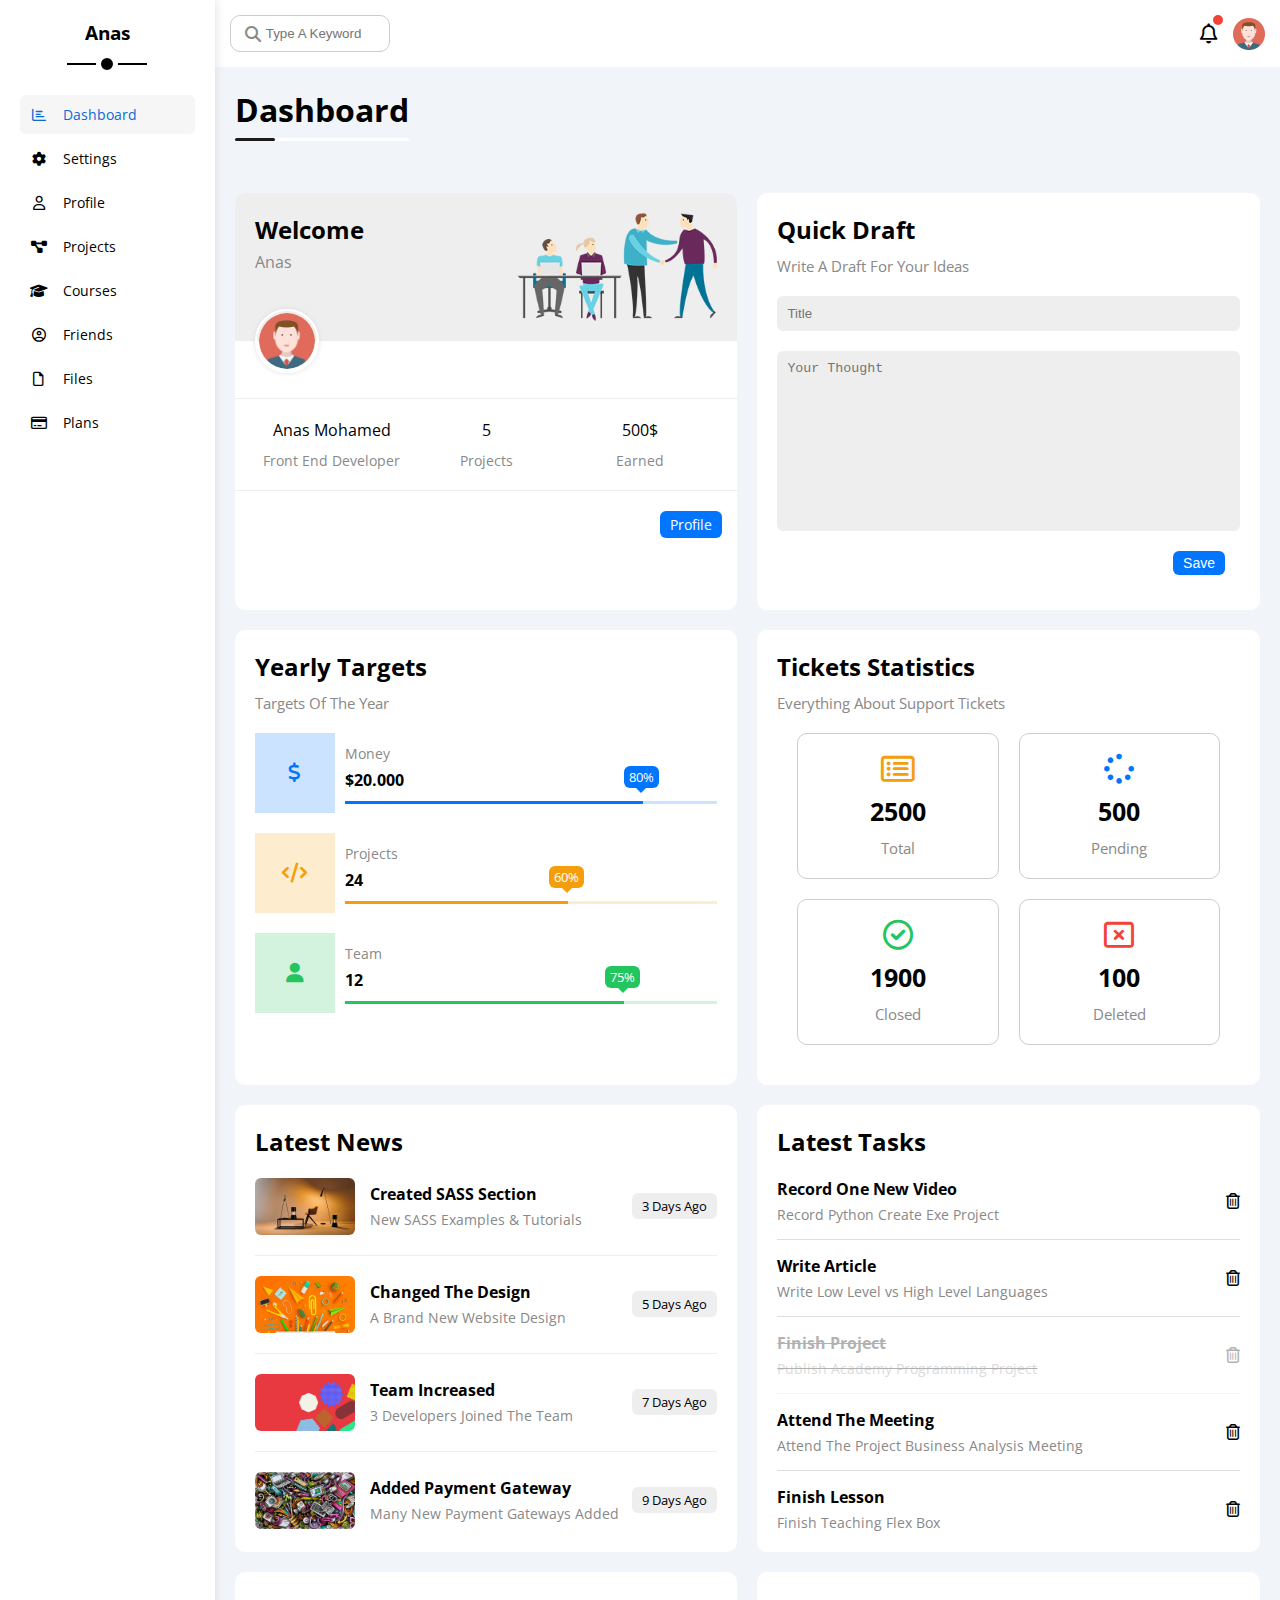
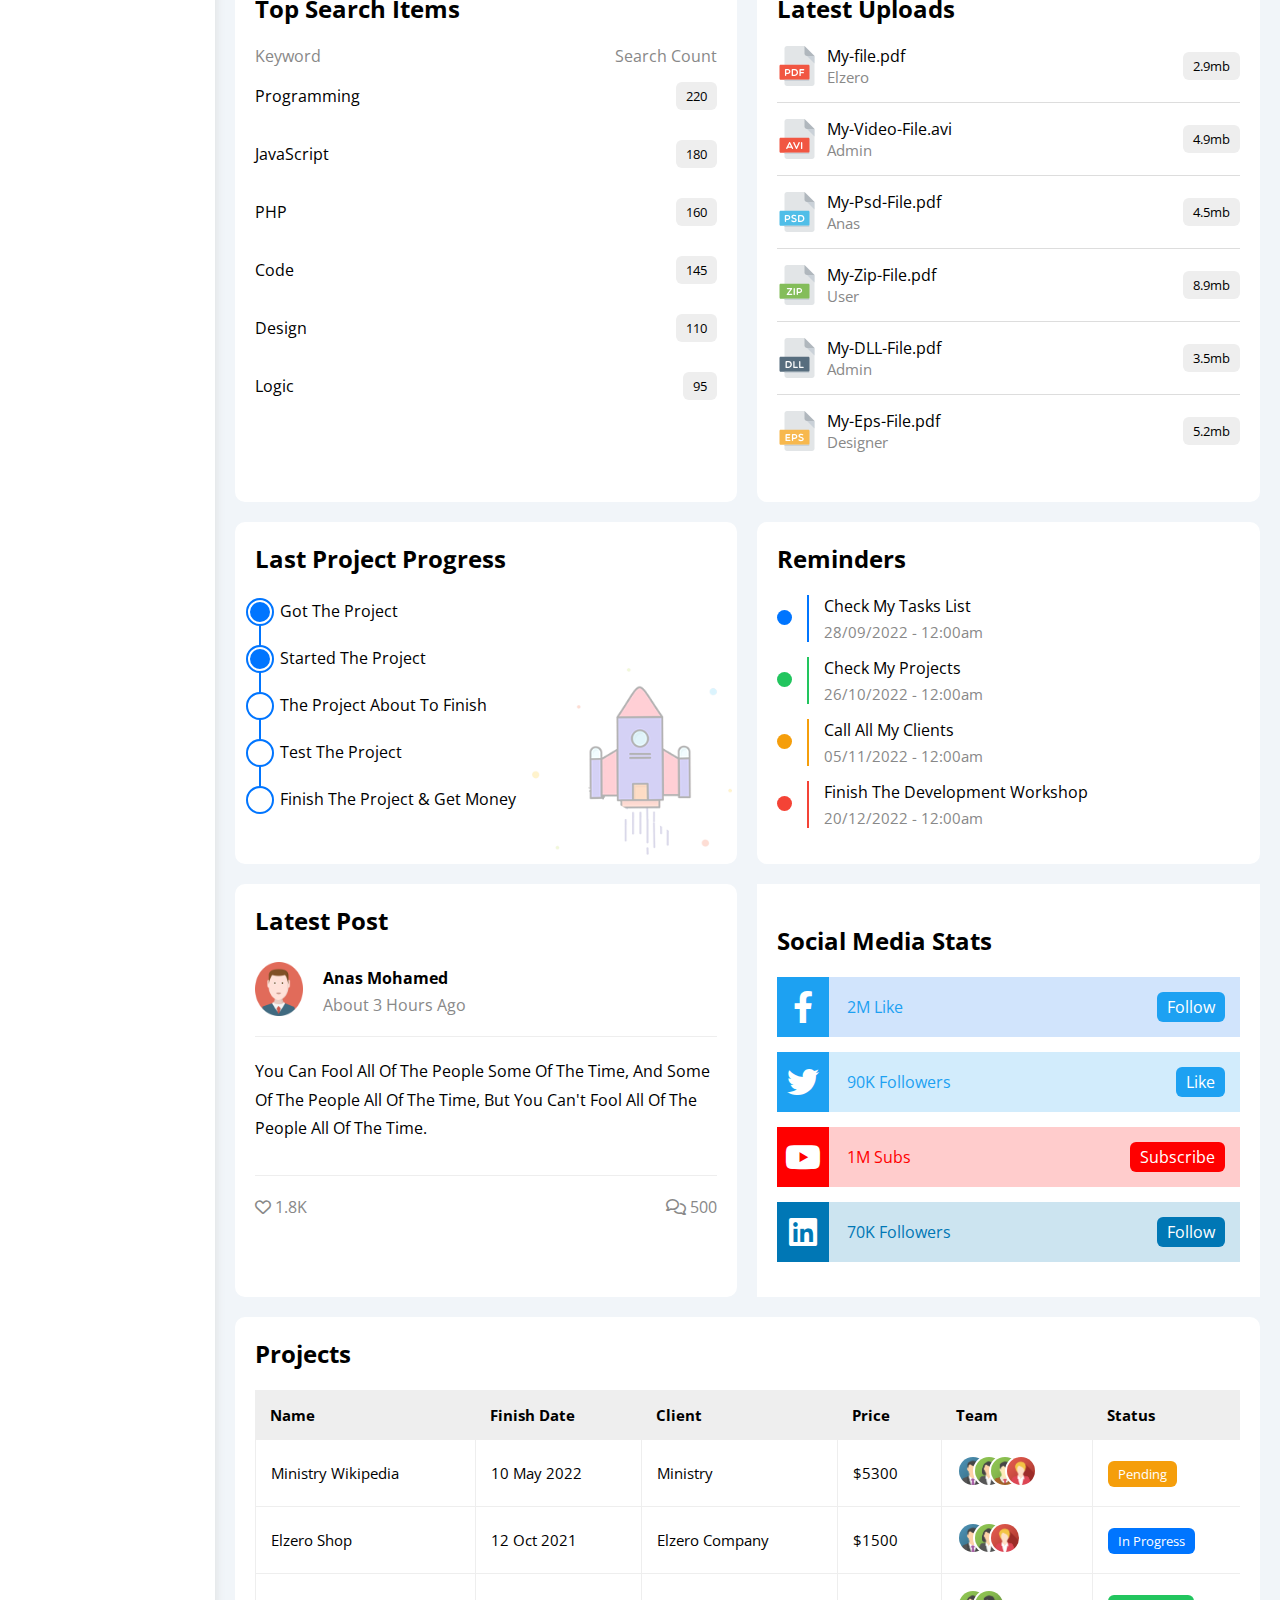
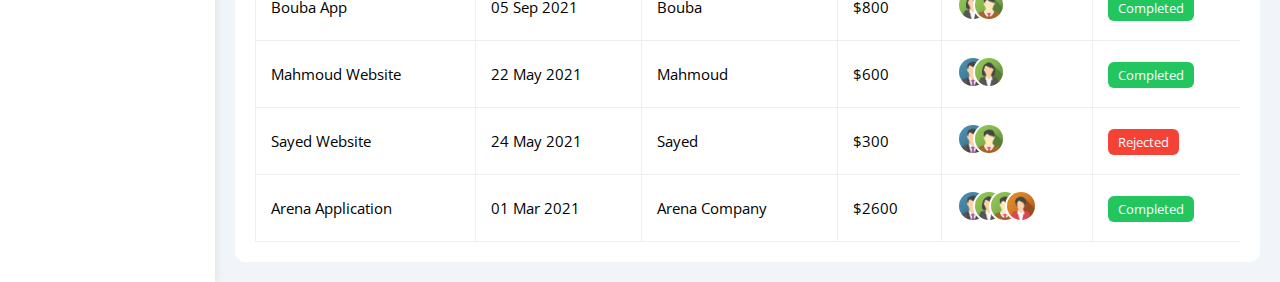
<file: index.html>
<!DOCTYPE html>
<html lang="en">
<head>
    <meta charset="UTF-8">
    <meta http-equiv="X-UA-Compatible" content="IE=edge">
    <meta name="viewport" content="width=device-width, initial-scale=1.0">
    <link rel="stylesheet" href="css/all.min.css">
    <link rel="stylesheet" href="css/framework.css">
    <link rel="stylesheet" href="css/elsheikh.css">
    <link rel="preconnect" href="https://fonts.googleapis.com" />
    <link rel="preconnect" href="https://fonts.gstatic.com" crossorigin />
    <link href="https://fonts.googleapis.com/css2?family=Open+Sans:wght@300;'500&#038';display=swap" rel="stylesheet" />
    <title>Dashboard</title>
</head>
<body>
    <div class="page d-flex">
        <div class="sidebar bg-white p-20 p-relative">
            <h3 class="p-relative txt-c mt-0">Anas</h3>
            <ul>
                <li>
                    <a class="active d-flex align-center fs-14 c-black b-rad-6 p-10" href="index.html">
                        <i class="fa-regular fa-chart-bar fa-fw"></i>
                        <span class="hide-mobile">Dashboard</span>
                    </a>
                </li>
                <li>
                    <a class="d-flex align-center fs-14 c-black b-rad-6 p-10" href="settings.html">
                        <i class="fa-solid fa-gear fa-fw"></i>
                        <span class="hide-mobile">Settings</span>
                    </a>
                </li>
                <li>
                    <a class="d-flex align-center fs-14 c-black b-rad-6 p-10" href="profile.html">
                        <i class="fa-regular fa-user fa-fw"></i>
                        <span class="hide-mobile">Profile</span>
                    </a>
                </li>
                <li>
                    <a class="d-flex align-center fs-14 c-black b-rad-6 p-10" href="projects.html">
                        <i class="fa-solid fa-diagram-project fa-fw"></i>
                        <span class="hide-mobile">Projects</span>
                    </a>
                </li>
                <li>
                    <a class="d-flex align-center fs-14 c-black b-rad-6 p-10" href="courses.html">
                        <i class="fa-solid fa-graduation-cap fa-fw"></i>
                        <span class="hide-mobile">Courses</span>
                    </a>
                </li>
                <li>
                    <a class="d-flex align-center fs-14 c-black b-rad-6 p-10" href="friends.html">
                        <i class="fa-regular fa-circle-user fa-fw"></i>
                        <span class="hide-mobile">Friends</span>
                    </a>
                </li>
                <li>
                    <a class="d-flex align-center fs-14 c-black b-rad-6 p-10" href="files.html">
                        <i class="fa-regular fa-file fa-fw"></i>
                        <span class="hide-mobile">Files</span>
                    </a>
                </li>
                <li>
                    <a class="d-flex align-center fs-14 c-black b-rad-6 p-10" href="plans.html">
                        <i class="fa-regular fa-credit-card fa-fw"></i>
                        <span class="hide-mobile">Plans</span>
                    </a>
                </li>
            </ul>
        </div>
        <div class="content w-full">
            <!-- Start Head -->
            <div class="head between-flex bg-white p-15">
                <div class="search p-relative">
                    <input class="p-10" type="search" placeholder="Type A Keyword">
                </div>
                <div class="icons d-flex align-center">
                    <span class="notification p-relative">
                        <i class="fa-regular fa-bell fa-lg"></i>
                    </span>
                    <img src="imgs/avatar.png" alt="">
                </div>
            </div>
            <!-- End Head -->
            <h1><a class="p-relative m-20 mt-0" href="#">Dashboard</a></h1>
            <div class="wrapper m-20 mt-0 d-grid gap-20">
                <!-- Start Welcome Widget -->
                <div class="welcome bg-white b-rad-10 txt-c-mobile block-mobile">
                    <div class="intro d-flex space-between p-20 bg-eee">
                        <div>
                            <h2 class="m-0">Welcome</h2>
                            <p class="c-grey m-0 mt-5">Anas</p>
                        </div>
                        <img src="imgs/welcome.png" class="hide-mobile" alt="">
                    </div>
                    <img src="imgs/avatar.png" alt class="avatar ml-20">
                    <div class="body txt-c d-flex p-20 mt-20 mb-20 block-mobile">
                        <div>Anas Mohamed<span class="fs-14 mt-10 d-block c-grey">Front End Developer</span></div>
                        <div>5<span class="fs-14 mt-10 d-block c-grey">Projects</span></div>
                        <div>500$<span class="fs-14 mt-10 d-block c-grey">Earned</span></div>
                    </div>
                    <a href="profile.html" class="visit d-block fs-14 bg-blue c-white w-fit btn-shape">Profile</a>
                </div>
                <!-- End Welcome Widget -->
                <!-- Start Quick Draft Widget -->
                <div class="quick-draft p-20 bg-white b-rad-10">
                    <h2 class="mt-0 mb-10">Quick Draft</h2>
                    <p class="mt-0 mb-20 c-grey fs-15">Write A Draft For Your Ideas</p>
                    <form>
                        <input class="d-block mb-20 w-full p-10 b-none bg-eee b-rad-6" type="text" placeholder="Title" />
                        <textarea class="d-block mb-20 w-full p-10 b-none bg-eee b-rad-6" placeholder="Your Thought"></textarea>
                        <input class="save d-block fs-14 bg-blue c-white b-none w-fit btn-shape" type="submit" value="Save" />
                    </form>
                </div>
                <!-- End Quick Draft Widget -->
                <!-- Start Targets -->
                <div class="targets p-20 bg-white b-rad-10">
                    <h2 class="mt-0 mb-10">Yearly Targets</h2>
                    <p class="mt-0 mb-20 c-grey fs-15">Targets Of The Year</p>
                    <div class="target-row mb-20 blue center-flex">
                        <div class="icon center-flex">
                            <i class="fa-solid fa-dollar-sign fa-lg c-blue"></i>
                        </div>
                        <div class="details">
                            <span class="fs-14 c-grey">Money</span>
                            <span class="d-block mt-5 mb-10 fw-bold">$20.000</span>
                            <div class="progress p-relative">
                                <span class="bg-blue blue" style="width: 80%">
                                    <span class="bg-blue">80%</span>
                                </span>
                            </div>
                        </div>
                    </div>
                    <div class="target-row mb-20 orange center-flex">
                        <div class="icon center-flex">
                            <i class="fa-solid fa-code fa-lg c-orange"></i>
                        </div>
                        <div class="details">
                            <span class="fs-14 c-grey">Projects</span>
                            <span class="d-block mt-5 mb-10 fw-bold">24</span>
                            <div class="progress p-relative">
                                <span class="bg-orange orange" style="width: 60%">
                                    <span class="bg-orange">60%</span>
                                </span>
                            </div>
                        </div>
                    </div>
                    <div class="target-row mb-20 green center-flex">
                        <div class="icon center-flex">
                            <i class="fa-solid fa-user fa-lg c-green"></i>
                        </div>
                        <div class="details">
                            <span class="fs-14 c-grey">Team</span>
                            <span class="d-block mt-5 mb-10 fw-bold">12</span>
                            <div class="progress p-relative">
                                <span class="bg-green green" style="width: 75%">
                                    <span class="bg-green">75%</span>
                                </span>
                            </div>
                        </div>
                    </div>
                </div>
                <!-- End Targets -->
                <!-- Start Statistics -->
                <div class="statistics p-20 bg-white b-rad-10">
                    <h2 class="mt-0 mb-10">Tickets Statistics</h2>
                    <p class="mt-0 mb-20 c-grey fs-15">Everything About Support Tickets</p>
                    <div class="m-20 mt-0 d-grid gap-20">
                        <div class="box p-20 c-grey bg-white b-rad-10 txt-c fs-15">
                            <i class="fa-regular fa-rectangle-list fa-2x mb-10 c-orange"></i>
                            <span class="d-block mb-10 fw-bold c-black fs-25">2500</span>
                            Total
                        </div>
                        <div class="box p-20 c-grey bg-white b-rad-10 txt-c fs-15">
                            <i class="fa-solid fa-spinner fa-2x mb-10 c-blue"></i>
                            <span class="d-block mb-10 fw-bold c-black fs-25">500</span>
                            Pending
                        </div>
                        <div class="box p-20 c-grey bg-white b-rad-10 txt-c fs-15">
                            <i class="fa-regular fa-circle-check fa-2x mb-10 c-green"></i>
                            <span class="d-block mb-10 fw-bold c-black fs-25">1900</span>
                            Closed
                        </div>
                        <div class="box p-20 c-grey bg-white b-rad-10 txt-c fs-15">
                            <i class="fa-regular fa-rectangle-xmark fa-2x mb-10 c-red"></i>
                            <span class="d-block mb-10 fw-bold c-black fs-25">100</span>
                            Deleted
                        </div>
                    </div>
                </div>
                <!-- End Statistics -->
                <!-- Start Latest News -->
                <div class="latest-news p-20 bg-white b-rad-10 txt-c-mobile">
                    <h2 class="mt-0 mb-20">Latest News</h2>
                    <div class="news-row d-flex align-center pb-20 mb-20">
                        <img src="imgs/news-01.png" alt="">
                        <div class="info">
                            <h4 class="m-0 mb-5">Created SASS Section</h4>
                            <p class="c-grey fs-14 m-0">New SASS Examples & Tutorials</p>
                        </div>
                        <div class="label btn-shape bg-eee fs-13">3 Days Ago</div>
                    </div>
                    <div class="news-row d-flex align-center pb-20 mb-20">
                        <img src="imgs/news-02.png" alt="">
                        <div class="info">
                            <h4 class="m-0 mb-5">Changed The Design</h4>
                            <p class="c-grey fs-14 m-0">A Brand New Website Design</p>
                        </div>
                        <div class="label btn-shape bg-eee fs-13">5 Days Ago</div>
                    </div>
                    <div class="news-row d-flex align-center pb-20 mb-20">
                        <img src="imgs/news-03.png" alt="">
                        <div class="info">
                            <h4 class="m-0 mb-5">Team Increased</h4>
                            <p class="c-grey fs-14 m-0">3 Developers Joined The Team</p>
                        </div>
                        <div class="label btn-shape bg-eee fs-13">7 Days Ago</div>
                    </div>
                    <div class="news-row d-flex align-center last">
                        <img src="imgs/news-04.png" alt="">
                        <div class="info">
                            <h4 class="m-0 mb-5">Added Payment Gateway</h4>
                            <p class="c-grey fs-14 m-0">Many New Payment Gateways Added</p>
                        </div>
                        <div class="label btn-shape bg-eee fs-13">9 Days Ago</div>
                    </div>
                </div>
                <!-- End Latest News -->
                <!-- Start Tasks -->
                <div class="tasks p-20 bg-white b-rad-10">
                    <h2 class="m-0 mb-20">Latest Tasks</h2>
                    <div class="text-row between-flex">
                        <div class="info fs-14">
                            <h3 class="m-0 mb-5">Record One New Video</h3>
                            <p class="c-grey m-0">Record Python Create Exe Project</p>
                        </div>
                        <i class="fa-regular fa-trash-can delete"></i>
                    </div>
                    <div class="text-row between-flex">
                        <div class="info fs-14">
                            <h3 class="m-0 mb-5">Write Article</h3>
                            <p class="c-grey m-0">Write Low Level vs High Level Languages</p>
                        </div>
                        <i class="fa-regular fa-trash-can delete"></i>
                    </div>
                    <div class="text-row between-flex done">
                        <div class="info fs-14">
                            <h3 class="m-0 mb-5">Finish Project</h3>
                            <p class="c-grey m-0">Publish Academy Programming Project</p>
                        </div>
                        <i class="fa-regular fa-trash-can delete"></i>
                    </div>
                    <div class="text-row between-flex">
                        <div class="info fs-14">
                            <h3 class="m-0 mb-5">Attend The Meeting</h3>
                            <p class="c-grey m-0">Attend The Project Business Analysis Meeting</p>
                        </div>
                        <i class="fa-regular fa-trash-can delete"></i>
                    </div>
                    <div class="text-row between-flex">
                        <div class="info fs-14">
                            <h3 class="m-0 mb-5">Finish Lesson</h3>
                            <p class="c-grey m-0">Finish Teaching Flex Box</p>
                        </div>
                        <i class="fa-regular fa-trash-can delete"></i>
                    </div>
                </div>
                <!-- End Tasks -->
                <!-- Start Search -->
                <div class="search p-20 bg-white b-rad-10">
                    <h2 class="m-0 mb-20">Top Search Items</h2>
                    <div class="ser-head c-grey between-flex">
                        <span>Keyword</span>
                        <span>Search Count</span>
                    </div>
                    <div class="ser-body between-flex pt-15 pb-15">
                        <span>Programming</span>
                        <span class="p-5 pr-10 pl-10 bg-eee b-rad-6 fs-13">220</span>
                    </div>
                    <div class="ser-body between-flex pt-15 pb-15">
                        <span>JavaScript</span>
                        <span class="p-5 pr-10 pl-10 bg-eee b-rad-6 fs-13">180</span>
                    </div>
                    <div class="ser-body between-flex pt-15 pb-15">
                        <span>PHP</span>
                        <span class="p-5 pr-10 pl-10 bg-eee b-rad-6 fs-13">160</span>
                    </div>
                    <div class="ser-body between-flex pt-15 pb-15">
                        <span>Code</span>
                        <span class="p-5 pr-10 pl-10 bg-eee b-rad-6 fs-13">145</span>
                    </div>
                    <div class="ser-body between-flex pt-15 pb-15">
                        <span>Design</span>
                        <span class="p-5 pr-10 pl-10 bg-eee b-rad-6 fs-13">110</span>
                    </div>
                    <div class="ser-body between-flex pt-15 pb-15">
                        <span>Logic</span>
                        <span class="p-5 pr-10 pl-10 bg-eee b-rad-6 fs-13">95</span>
                    </div>
                </div>
                <!-- End Search -->
                <!-- Start Uploads -->
                <div class="uploads p-20 bg-white b-rad-10">
                    <h2 class="m-0 mb-20">Latest Uploads</h2>
                    <div class="info d-flex mb-15 pb-15">
                        <img src="imgs/pdf.svg" class="pr-10" alt="" width="50px">
                        <div class="text between-flex">
                            <div class="span">
                                <span class="d-block w-fit ">My-file.pdf</span>
                                <span class="d-block w-fit c-grey fs-15">Elzero</span>
                            </div>
                            <div class="bg-eee w-fit p-10 pt-5 pb-5 b-rad-6 fs-13">2.9mb</div>
                        </div>
                    </div>
                    <div class="info d-flex mb-15 pb-15">
                        <img src="imgs/avi.svg" class="pr-10" alt="" width="50px">
                        <div class="text between-flex">
                            <div class="span">
                                <span class="d-block w-fit ">My-Video-File.avi</span>
                                <span class="d-block w-fit c-grey fs-15">Admin</span>
                            </div>
                            <div class="bg-eee w-fit p-10 pt-5 pb-5 b-rad-6 fs-13">4.9mb</div>
                        </div>
                    </div>
                    <div class="info d-flex mb-15 pb-15">
                        <img src="imgs/psd.svg" class="pr-10" alt="" width="50px">
                        <div class="text between-flex">
                            <div class="span">
                                <span class="d-block w-fit ">My-Psd-File.pdf</span>
                                <span class="d-block w-fit c-grey fs-15">Anas</span>
                            </div>
                            <div class="bg-eee w-fit p-10 pt-5 pb-5 b-rad-6 fs-13">4.5mb</div>
                        </div>
                    </div>
                    <div class="info d-flex mb-15 pb-15">
                        <img src="imgs/zip.svg" class="pr-10" alt="" width="50px">
                        <div class="text between-flex">
                            <div class="span">
                                <span class="d-block w-fit ">My-Zip-File.pdf</span>
                                <span class="d-block w-fit c-grey fs-15">User</span>
                            </div>
                            <div class="bg-eee w-fit p-10 pt-5 pb-5 b-rad-6 fs-13">8.9mb</div>
                        </div>
                    </div>
                    <div class="info d-flex mb-15 pb-15">
                        <img src="imgs/dll.svg" class="pr-10" alt="" width="50px">
                        <div class="text between-flex">
                            <div class="span">
                                <span class="d-block w-fit ">My-DLL-File.pdf</span>
                                <span class="d-block w-fit c-grey fs-15">Admin</span>
                            </div>
                            <div class="bg-eee w-fit p-10 pt-5 pb-5 b-rad-6 fs-13">3.5mb</div>
                        </div>
                    </div>
                    <div class="info d-flex mb-15 pb-15">
                        <img src="imgs/eps.svg" class="pr-10" alt="" width="50px">
                        <div class="text between-flex">
                            <div class="span">
                                <span class="d-block w-fit ">My-Eps-File.pdf</span>
                                <span class="d-block w-fit c-grey fs-15">Designer</span>
                            </div>
                            <div class="bg-eee w-fit p-10 pt-5 pb-5 b-rad-6 fs-13">5.2mb</div>
                        </div>
                    </div>
                </div>
                <!-- End Uploads -->
                <!-- Start Project Progress -->
                <div class="project-progress p-20 bg-white b-rad-10 p-relative">
                    <h2 class="m-0 mb-20">Last Project Progress</h2>
                    <ul class="p-relative">
                        <li class="mt-25 pl-25 align-center done">Got The Project</li>
                        <li class="mt-25 pl-25 align-center done">Started The Project</li>
                        <li class="mt-25 pl-25 align-center curant">The Project About To Finish</li>
                        <li class="mt-25 pl-25 align-center">Test The Project</li>
                        <li class="mt-25 pl-25 align-center">Finish The Project & Get Money</li>
                    </ul>
                    <img src="imgs/project.png" alt="">
                </div>
                <!-- End Project Progress -->
                <!-- Start Reminders -->
                <div class="reminders p-20 bg-white b-rad-10">
                    <h2 class="m-0 mb-20">Reminders</h2>
                    <ul>
                        <li class="d-flex mt-15">
                            <span class="bg-blue d-block m-15 ml-0"></span>
                            <div class="pl-15">
                                <p class="m-0 mb-5">Check My Tasks List</p>
                                <span class="d-block c-grey fs-15">28/09/2022 - 12:00am</span>
                            </div>
                        </li>
                        <li class="d-flex mt-15">
                            <span class="bg-green d-block m-15 ml-0"></span>
                            <div class="pl-15">
                                <p class="m-0 mb-5">Check My Projects</p>
                                <span class="d-block c-grey fs-15">26/10/2022 - 12:00am</span>
                            </div>
                        </li>
                        <li class="d-flex mt-15">
                            <span class="bg-orange d-block m-15 ml-0"></span>
                            <div class="pl-15">
                                <p class="m-0 mb-5">Call All My Clients</p>
                                <span class="d-block c-grey fs-15">05/11/2022 - 12:00am</span>
                            </div>
                        </li>
                        <li class="d-flex mt-15">
                            <span class="bg-red d-block m-15 ml-0"></span>
                            <div class="pl-15">
                                <p class="m-0 mb-5">Finish The Development Workshop</p>
                                <span class="d-block c-grey fs-15">20/12/2022 - 12:00am</span>
                            </div>
                        </li>
                    </ul>
                </div>
                <!-- End Reminders -->
                <!-- Start Post -->
                <div class="post p-20 bg-white b-rad-10">
                    <h2 class="m-0 mb-25">Latest Post</h2>
                    <div class="prof d-flex">
                        <img src="imgs/avatar.png" class="mr-20" alt="" width="48px">
                        <div class="info d-flex flex-column flex-1">
                            <span class="d-block mb-5 mt-5 fw-bold">Anas Mohamed</span>
                            <p class="m-0 c-grey">About 3 Hours Ago</p>
                        </div>
                    </div>
                    <div class="t-prag mt-20 mb-20 p-20 pr-0 pl-0">You Can Fool All Of The People Some Of The Time, And Some Of The People All Of The Time, But You Can't Fool All Of The People All Of The Time.</div>
                    <div class="d-icon between-flex">
                        <div class="icon c-grey">
                            <i class="fa-regular fa-heart"></i>
                            <span>1.8K</span>
                        </div>
                        <div class="icon c-grey">
                            <i class="fa-regular fa-comments"></i>
                            <span>500</span>
                        </div>
                    </div>
                </div>
                <!-- End Post -->
                <!-- Start Social Media -->
                <div class="social-media p-20 bg-white rad-10 p-relative">
                    <h2>Social Media Stats</h2>
                    <div class="icons">
                        <div class="box facebook between-flex p-15 p-relative mb-15">
                        <i class="fa-brands fa-facebook-f fa-2x c-white h-full center-flex"></i>
                        <span>2M Like</span>
                        <a href="#" class="btn-shape c-white">Follow</a>
                        </div>
                        <div class="box twitter between-flex p-15 p-relative mb-15">
                        <i class="fa-brands fa-twitter fa-2x c-white h-full center-flex"></i>
                        <span>90K Followers</span>
                        <a href="#" class="btn-shape c-white">Like</a>
                        </div>
                        <div class="box youtube between-flex p-15 p-relative mb-15">
                        <i class="fa-brands fa-youtube fa-2x c-white h-full center-flex"></i>
                        <span>1M Subs</span>
                        <a href="#" class="btn-shape c-white">Subscribe</a>
                        </div>
                        <div class="box linkedin between-flex p-15 p-relative mb-15">
                        <i class="fa-brands fa-linkedin fa-2x c-white h-full center-flex"></i>
                        <span>70K Followers</span>
                        <a href="#" class="btn-shape c-white">Follow</a>
                        </div>
                    </div>
                </div>
                <!-- End Social Media -->
            
            </div>
            <!-- Start Projects Table -->
        <div class="projects p-20 bg-white b-rad-10 m-20">
            <h2 class="mt-0 mb-20">Projects</h2>
            <div class="responsive-table">
            <table class="fs-15 w-full">
                <thead>
                <tr>
                    <td>Name</td>
                    <td>Finish Date</td>
                    <td>Client</td>
                    <td>Price</td>
                    <td>Team</td>
                    <td>Status</td>
                </tr>
                </thead>
                <tbody>
                <tr>
                    <td>Ministry Wikipedia</td>
                    <td>10 May 2022</td>
                    <td>Ministry</td>
                    <td>$5300</td>
                    <td>
                    <img src="imgs/team-01.png" alt="" />
                    <img src="imgs/team-02.png" alt="" />
                    <img src="imgs/team-03.png" alt="" />
                    <img src="imgs/team-05.png" alt="" />
                    </td>
                    <td>
                    <span class="orange label btn-shape bg-orange c-white">Pending</span>
                    </td>
                </tr>
                <tr>
                    <td>Elzero Shop</td>
                    <td>12 Oct 2021</td>
                    <td>Elzero Company</td>
                    <td>$1500</td>
                    <td>
                    <img src="imgs/team-01.png" alt="" />
                    <img src="imgs/team-02.png" alt="" />
                    <img src="imgs/team-05.png" alt="" />
                    </td>
                    <td><span class="blue label btn-shape bg-blue c-white">In Progress</span></td>
                </tr>
                <tr>
                    <td>Bouba App</td>
                    <td>05 Sep 2021</td>
                    <td>Bouba</td>
                    <td>$800</td>
                    <td>
                    <img src="imgs/team-02.png" alt="" />
                    <img src="imgs/team-03.png" alt="" />
                    </td>
                    <td><span class="green label btn-shape bg-green c-white">Completed</span></td>
                </tr>
                <tr>
                    <td>Mahmoud Website</td>
                    <td>22 May 2021</td>
                    <td>Mahmoud</td>
                    <td>$600</td>
                    <td>
                    <img src="imgs/team-01.png" alt="" />
                    <img src="imgs/team-02.png" alt="" />
                    </td>
                    <td><span class="green label btn-shape bg-green c-white">Completed</span></td>
                </tr>
                <tr>
                    <td>Sayed Website</td>
                    <td>24 May 2021</td>
                    <td>Sayed</td>
                    <td>$300</td>
                    <td>
                    <img src="imgs/team-01.png" alt="" />
                    <img src="imgs/team-03.png" alt="" />
                    </td>
                    <td><span class="red label btn-shape bg-red c-white">Rejected</span></td>
                </tr>
                <tr>
                    <td>Arena Application</td>
                    <td>01 Mar 2021</td>
                    <td>Arena Company</td>
                    <td>$2600</td>
                    <td>
                    <img src="imgs/team-01.png" alt="" />
                    <img src="imgs/team-02.png" alt="" />
                    <img src="imgs/team-03.png" alt="" />
                    <img src="imgs/team-04.png" alt="" />
                    </td>
                    <td><span class="green label btn-shape bg-green c-white">Completed</span></td>
                </tr>
                </tbody>
            </table>
            </div>
        </div>
        <!-- End Projects Table -->
        </div>
    </div>
</body>
</html>
</file>
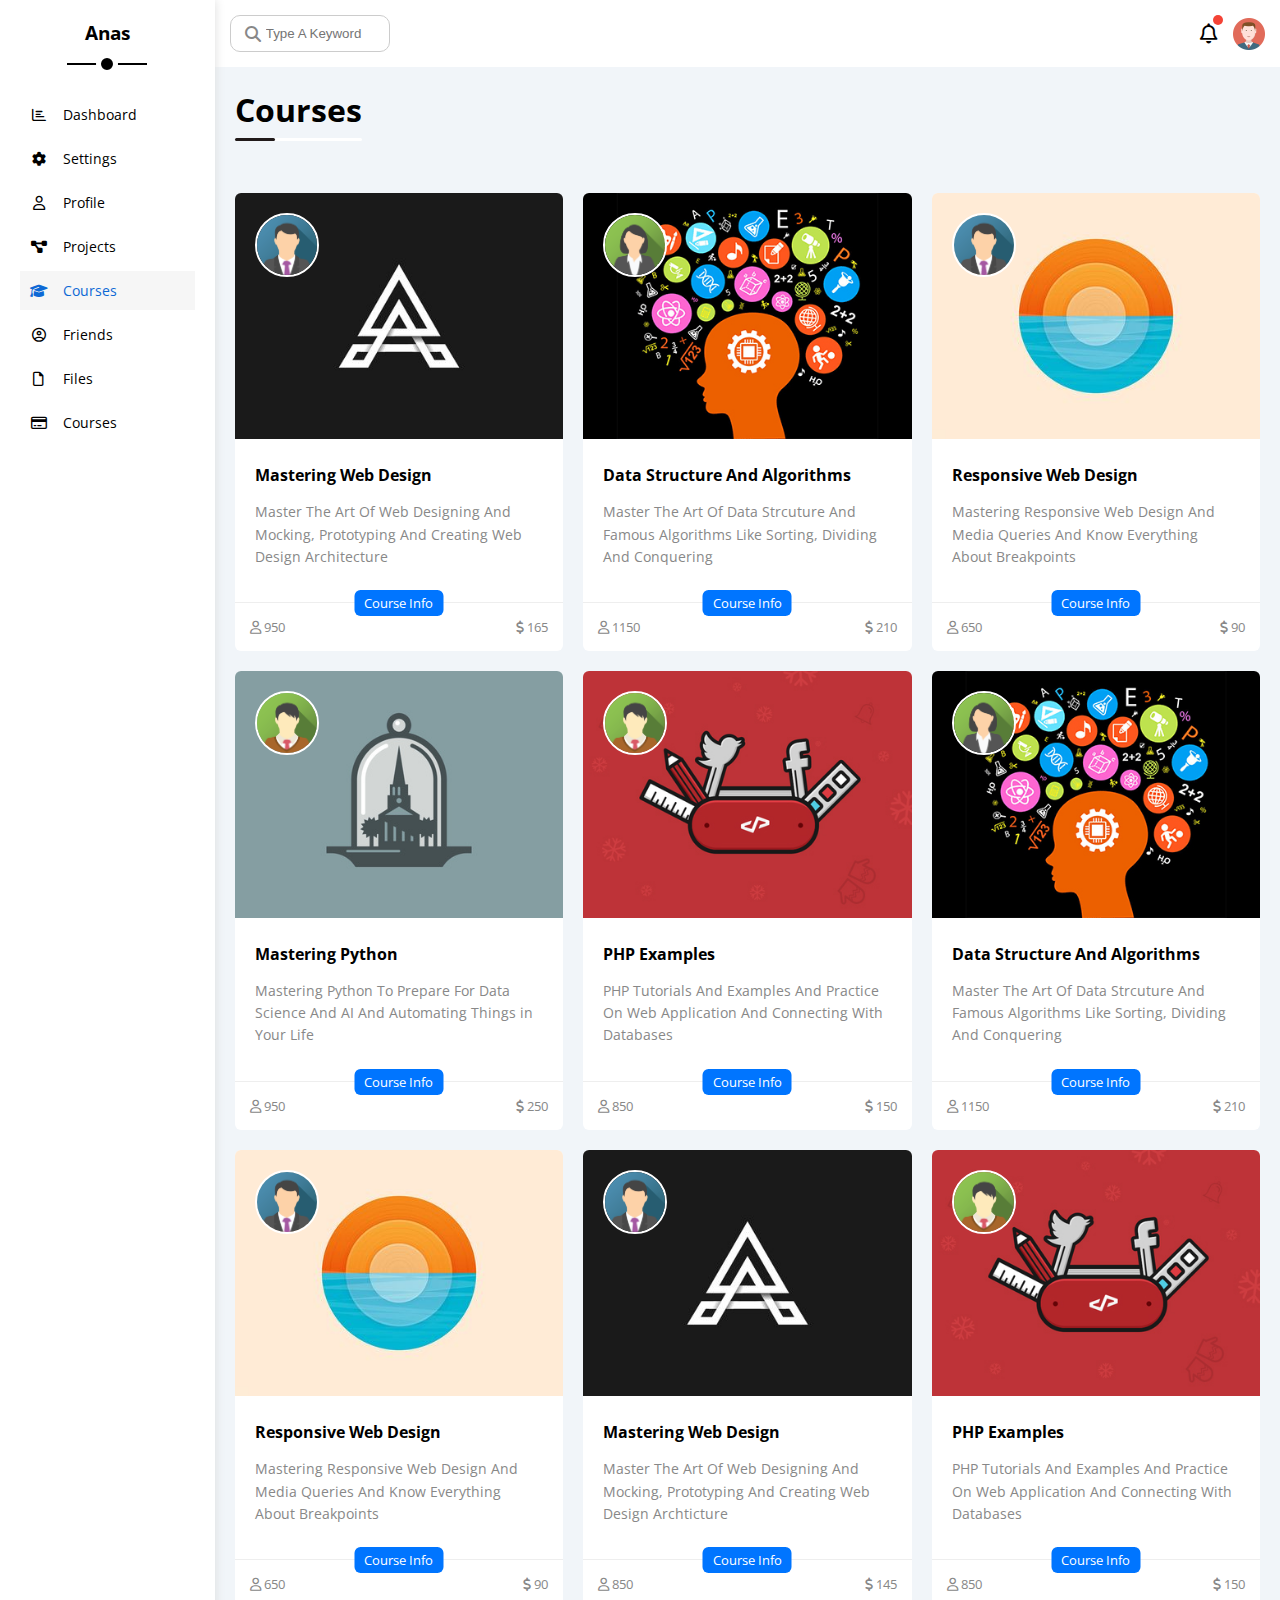
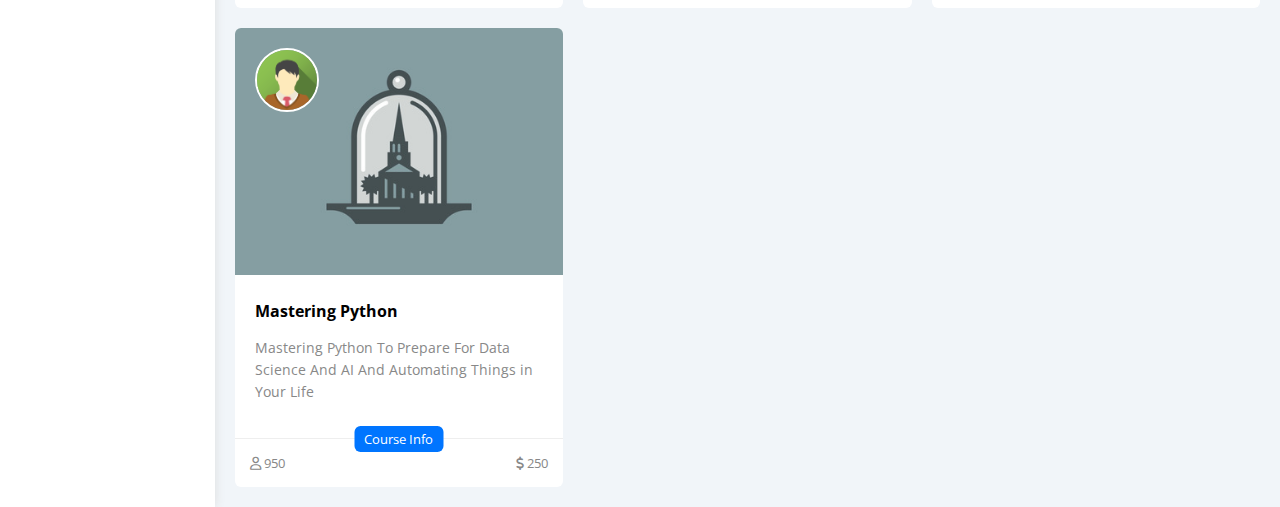
<file: courses.html>
<!DOCTYPE html>
<html lang="en">
<head>
    <meta charset="UTF-8">
    <meta http-equiv="X-UA-Compatible" content="IE=edge">
    <meta name="viewport" content="width=device-width, initial-scale=1.0">
    <link rel="stylesheet" href="css/all.min.css">
    <link rel="stylesheet" href="css/framework.css">
    <link rel="stylesheet" href="css/elsheikh.css">
    <link rel="preconnect" href="https://fonts.googleapis.com" />
    <link rel="preconnect" href="https://fonts.gstatic.com" crossorigin />
    <link href="https://fonts.googleapis.com/css2?family=Open+Sans:wght@300;'500&#038';display=swap" rel="stylesheet" />
    <title>Courses</title>
</head>
<body>
    <div class="page d-flex">
        <div class="sidebar bg-white p-20 p-relative">
            <h3 class="p-relative txt-c mt-0">Anas</h3>
            <ul>
                <li>
                    <a class="d-flex align-center fs-14 c-black b-rad-6 p-10" href="index.html">
                        <i class="fa-regular fa-chart-bar fa-fw"></i>
                        <span class="hide-mobile">Dashboard</span>
                    </a>
                </li>
                <li>
                    <a class="d-flex align-center fs-14 c-black b- p-10" href="settings.html">
                        <i class="fa-solid fa-gear fa-fw"></i>
                        <span class="hide-mobile">Settings</span>
                    </a>
                </li>
                <li>
                    <a class="d-flex align-center fs-14 c-black b- p-10" href="profile.html">
                        <i class="fa-regular fa-user fa-fw"></i>
                        <span class="hide-mobile">Profile</span>
                    </a>
                </li>
                <li>
                    <a class="d-flex align-center fs-14 c-black b- p-10" href="projects.html">
                        <i class="fa-solid fa-diagram-project fa-fw"></i>
                        <span class="hide-mobile">Projects</span>
                    </a>
                </li>
                <li>
                    <a class="active d-flex align-center fs-14 c-black b- p-10" href="courses.html">
                        <i class="fa-solid fa-graduation-cap fa-fw"></i>
                        <span class="hide-mobile">Courses</span>
                    </a>
                </li>
                <li>
                    <a class="d-flex align-center fs-14 c-black b- p-10" href="friends.html">
                        <i class="fa-regular fa-circle-user fa-fw"></i>
                        <span class="hide-mobile">Friends</span>
                    </a>
                </li>
                <li>
                    <a class="d-flex align-center fs-14 c-black b- p-10" href="files.html">
                        <i class="fa-regular fa-file fa-fw"></i>
                        <span class="hide-mobile">Files</span>
                    </a>
                </li>
                <li>
                    <a class="d-flex align-center fs-14 c-black b- p-10" href="plans.html">
                        <i class="fa-regular fa-credit-card fa-fw"></i>
                        <span class="hide-mobile">Courses</span>
                    </a>
                </li>
            </ul>
        </div>
        <div class="content w-full">
            <!-- Start Head -->
            <div class="head between-flex bg-white p-15">
                <div class="search p-relative">
                    <input class="p-10" type="search" placeholder="Type A Keyword">
                </div>
                <div class="icons d-flex align-center">
                    <span class="notification p-relative">
                        <i class="fa-regular fa-bell fa-lg"></i>
                    </span>
                    <img src="imgs/avatar.png" alt="">
                </div>
            </div>
            <!-- End Head -->
            <h1><a class="p-relative m-20 mt-0" href="#">Courses</a></h1>
            <div class="courses-page d-grid m-20 gap-20">
                <div class="course bg-white b-rad-6 p-relative">
                <img class="cover" src="imgs/course-01.jpg" alt="" />
                <img class="instructor" src="imgs/team-01.png" alt="" />
                <div class="p-20">
                    <h4 class="m-0">Mastering Web Design</h4>
                    <p class="description c-grey mt-15 fs-14">
                    Master The Art Of Web Designing And Mocking, Prototyping And Creating Web Design Architecture
                    </p>
                </div>
                <div class="info p-15 p-relative between-flex">
                    <span class="title bg-blue c-white btn-shape">Course Info</span>
                    <span class="c-grey">
                    <i class="fa-regular fa-user"></i>
                    950
                    </span>
                    <span class="c-grey">
                    <i class="fa-solid fa-dollar-sign"></i>
                    165
                    </span>
                </div>
                </div>
                <div class="course bg-white b-rad-6 p-relative">
                <img class="cover" src="imgs/course-02.jpg" alt="" />
                <img class="instructor" src="imgs/team-02.png" alt="" />
                <div class="p-20">
                    <h4 class="m-0">Data Structure And Algorithms</h4>
                    <p class="description c-grey mt-15 fs-14">
                    Master The Art Of Data Strcuture And Famous Algorithms Like Sorting, Dividing And Conquering
                    </p>
                </div>
                <div class="info p-15 p-relative between-flex">
                    <span class="title bg-blue c-white btn-shape">Course Info</span>
                    <span class="c-grey"> <i class="fa-regular fa-user"></i> 1150</span>
                    <span class="c-grey"><i class="fa-solid fa-dollar-sign"></i> 210</span>
                </div>
                </div>
                <div class="course bg-white b-rad-6 p-relative">
                <img class="cover" src="imgs/course-03.jpg" alt="" />
                <img class="instructor" src="imgs/team-01.png" alt="" />
                <div class="p-20">
                    <h4 class="m-0">Responsive Web Design</h4>
                    <p class="description c-grey mt-15 fs-14">
                    Mastering Responsive Web Design And Media Queries And Know Everything About Breakpoints
                    </p>
                </div>
                <div class="info p-15 p-relative between-flex">
                    <span class="title bg-blue c-white btn-shape">Course Info</span>
                    <span class="c-grey"> <i class="fa-regular fa-user"></i> 650</span>
                    <span class="c-grey"><i class="fa-solid fa-dollar-sign"></i> 90</span>
                </div>
                </div>
                <div class="course bg-white b-rad-6 p-relative">
                <img class="cover" src="imgs/course-04.jpg" alt="" />
                <img class="instructor" src="imgs/team-03.png" alt="" />
                <div class="p-20">
                    <h4 class="m-0">Mastering Python</h4>
                    <p class="description c-grey mt-15 fs-14">
                    Mastering Python To Prepare For Data Science And AI And Automating Things in Your Life
                    </p>
                </div>
                <div class="info p-15 p-relative between-flex">
                    <span class="title bg-blue c-white btn-shape">Course Info</span>
                    <span class="c-grey"> <i class="fa-regular fa-user"></i> 950</span>
                    <span class="c-grey"><i class="fa-solid fa-dollar-sign"></i> 250</span>
                </div>
                </div>
                <div class="course bg-white b-rad-6 p-relative">
                <img class="cover" src="imgs/course-05.jpg" alt="" />
                <img class="instructor" src="imgs/team-03.png" alt="" />
                <div class="p-20">
                    <h4 class="m-0">PHP Examples</h4>
                    <p class="description c-grey mt-15 fs-14">
                    PHP Tutorials And Examples And Practice On Web Application And Connecting With Databases
                    </p>
                </div>
                <div class="info p-15 p-relative between-flex">
                    <span class="title bg-blue c-white btn-shape">Course Info</span>
                    <span class="c-grey"> <i class="fa-regular fa-user"></i> 850</span>
                    <span class="c-grey"><i class="fa-solid fa-dollar-sign"></i> 150</span>
                </div>
                </div>
                <div class="course bg-white b-rad-6 p-relative">
                <img class="cover" src="imgs/course-02.jpg" alt="" />
                <img class="instructor" src="imgs/team-02.png" alt="" />
                <div class="p-20">
                    <h4 class="m-0">Data Structure And Algorithms</h4>
                    <p class="description c-grey mt-15 fs-14">
                    Master The Art Of Data Strcuture And Famous Algorithms Like Sorting, Dividing And Conquering
                    </p>
                </div>
                <div class="info p-15 p-relative between-flex">
                    <span class="title bg-blue c-white btn-shape">Course Info</span>
                    <span class="c-grey"> <i class="fa-regular fa-user"></i> 1150</span>
                    <span class="c-grey"><i class="fa-solid fa-dollar-sign"></i> 210</span>
                </div>
                </div>
                <div class="course bg-white b-rad-6 p-relative">
                <img class="cover" src="imgs/course-03.jpg" alt="" />
                <img class="instructor" src="imgs/team-01.png" alt="" />
                <div class="p-20">
                    <h4 class="m-0">Responsive Web Design</h4>
                    <p class="description c-grey mt-15 fs-14">
                    Mastering Responsive Web Design And Media Queries And Know Everything About Breakpoints
                    </p>
                </div>
                <div class="info p-15 p-relative between-flex">
                    <span class="title bg-blue c-white btn-shape">Course Info</span>
                    <span class="c-grey"> <i class="fa-regular fa-user"></i> 650</span>
                    <span class="c-grey"><i class="fa-solid fa-dollar-sign"></i> 90</span>
                </div>
                </div>
                <div class="course bg-white b-rad-6 p-relative">
                <img class="cover" src="imgs/course-01.jpg" alt="" />
                <img class="instructor" src="imgs/team-01.png" alt="" />
                <div class="p-20">
                    <h4 class="m-0">Mastering Web Design</h4>
                    <p class="description c-grey mt-15 fs-14">
                    Master The Art Of Web Designing And Mocking, Prototyping And Creating Web Design Archticture
                    </p>
                </div>
                <div class="info p-15 p-relative between-flex">
                    <span class="title bg-blue c-white btn-shape">Course Info</span>
                    <span class="c-grey"> <i class="fa-regular fa-user"></i> 850</span>
                    <span class="c-grey"><i class="fa-solid fa-dollar-sign"></i> 145</span>
                </div>
                </div>
                <div class="course bg-white b-rad-6 p-relative">
                <img class="cover" src="imgs/course-05.jpg" alt="" />
                <img class="instructor" src="imgs/team-03.png" alt="" />
                <div class="p-20">
                    <h4 class="m-0">PHP Examples</h4>
                    <p class="description c-grey mt-15 fs-14">
                    PHP Tutorials And Examples And Practice On Web Application And Connecting With Databases
                    </p>
                </div>
                <div class="info p-15 p-relative between-flex">
                    <span class="title bg-blue c-white btn-shape">Course Info</span>
                    <span class="c-grey"> <i class="fa-regular fa-user"></i> 850</span>
                    <span class="c-grey"><i class="fa-solid fa-dollar-sign"></i> 150</span>
                </div>
                </div>
                <div class="course bg-white b-rad-6 p-relative">
                <img class="cover" src="imgs/course-04.jpg" alt="" />
                <img class="instructor" src="imgs/team-03.png" alt="" />
                <div class="p-20">
                    <h4 class="m-0">Mastering Python</h4>
                    <p class="description c-grey mt-15 fs-14">
                    Mastering Python To Prepare For Data Science And AI And Automating Things in Your Life
                    </p>
                </div>
                <div class="info p-15 p-relative between-flex">
                    <span class="title bg-blue c-white btn-shape">Course Info</span>
                    <span class="c-grey"> <i class="fa-regular fa-user"></i> 950</span>
                    <span class="c-grey"><i class="fa-solid fa-dollar-sign"></i> 250</span>
                </div>
                </div>
            </div>
            </div>
    </div>
</body>
</html>
</file>
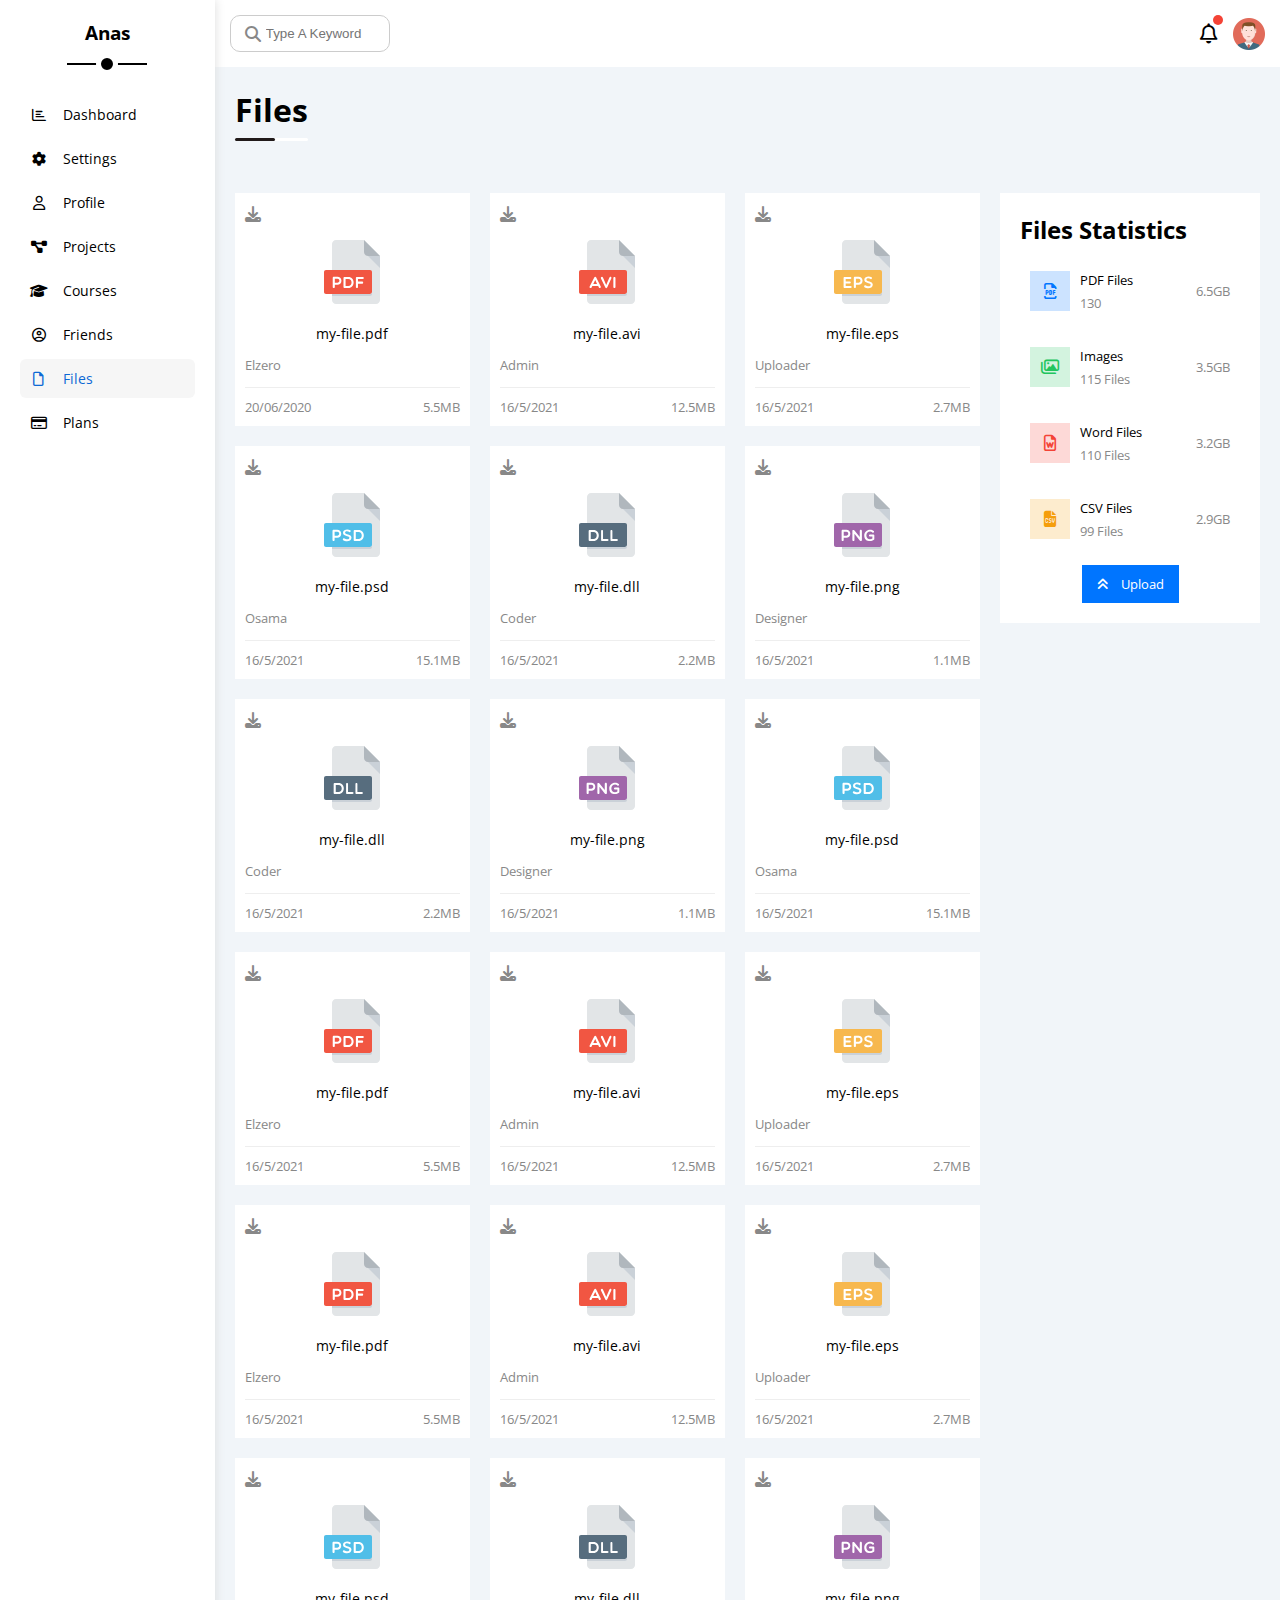
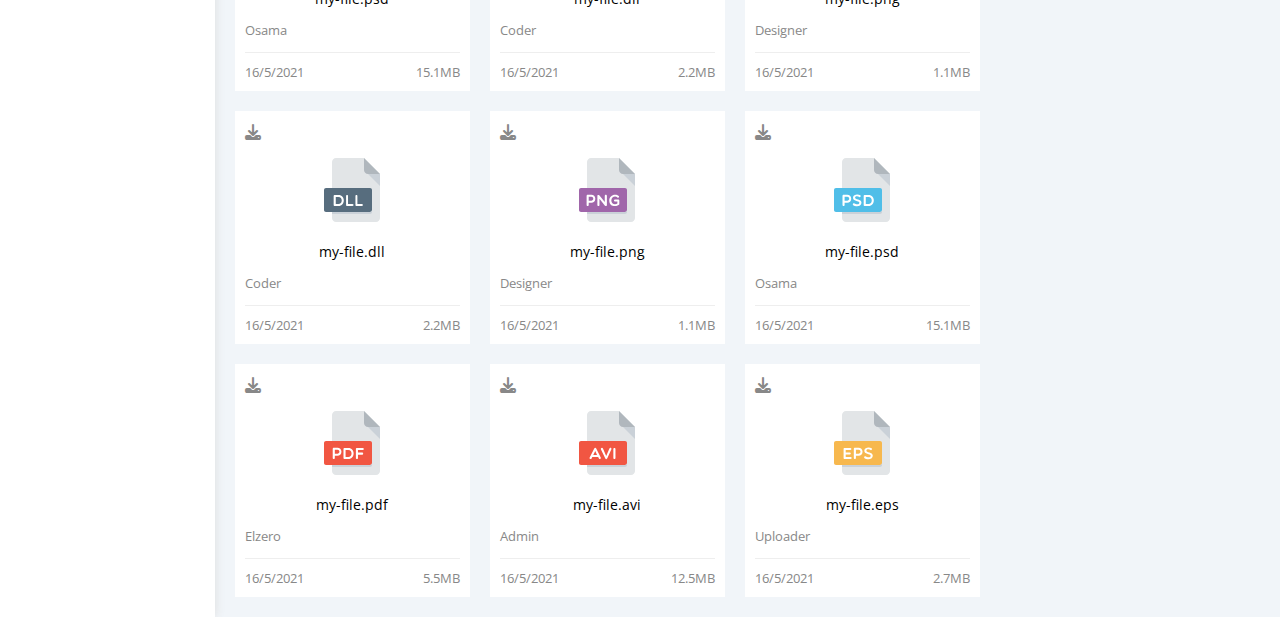
<file: files.html>
<!DOCTYPE html>
<html lang="en">
<head>
    <meta charset="UTF-8">
    <meta http-equiv="X-UA-Compatible" content="IE=edge">
    <meta name="viewport" content="width=device-width, initial-scale=1.0">
    <link rel="stylesheet" href="css/all.min.css">
    <link rel="stylesheet" href="css/framework.css">
    <link rel="stylesheet" href="css/elsheikh.css">
    <link rel="preconnect" href="https://fonts.googleapis.com" />
    <link rel="preconnect" href="https://fonts.gstatic.com" crossorigin />
    <link href="https://fonts.googleapis.com/css2?family=Open+Sans:wght@300;'500&#038';display=swap" rel="stylesheet" />
    <title>Files</title>
</head>
<body>
    <div class="page d-flex">
        <div class="sidebar bg-white p-20 p-relative">
            <h3 class="p-relative txt-c mt-0">Anas</h3>
            <ul>
                <li>
                    <a class="d-flex align-center fs-14 c-black b-rad-6 p-10" href="index.html">
                        <i class="fa-regular fa-chart-bar fa-fw"></i>
                        <span class="hide-mobile">Dashboard</span>
                    </a>
                </li>
                <li>
                    <a class="d-flex align-center fs-14 c-black b-rad-6 p-10" href="settings.html">
                        <i class="fa-solid fa-gear fa-fw"></i>
                        <span class="hide-mobile">Settings</span>
                    </a>
                </li>
                <li>
                    <a class="d-flex align-center fs-14 c-black b-rad-6 p-10" href="profile.html">
                        <i class="fa-regular fa-user fa-fw"></i>
                        <span class="hide-mobile">Profile</span>
                    </a>
                </li>
                <li>
                    <a class="d-flex align-center fs-14 c-black b-rad-6 p-10" href="projects.html">
                        <i class="fa-solid fa-diagram-project fa-fw"></i>
                        <span class="hide-mobile">Projects</span>
                    </a>
                </li>
                <li>
                    <a class="d-flex align-center fs-14 c-black b-rad-6 p-10" href="courses.html">
                        <i class="fa-solid fa-graduation-cap fa-fw"></i>
                        <span class="hide-mobile">Courses</span>
                    </a>
                </li>
                <li>
                    <a class="d-flex align-center fs-14 c-black b-rad-6 p-10" href="friends.html">
                        <i class="fa-regular fa-circle-user fa-fw"></i>
                        <span class="hide-mobile">Friends</span>
                    </a>
                </li>
                <li>
                    <a class="active d-flex align-center fs-14 c-black b-rad-6 p-10" href="files.html">
                        <i class="fa-regular fa-file fa-fw"></i>
                        <span class="hide-mobile">Files</span>
                    </a>
                </li>
                <li>
                    <a class="d-flex align-center fs-14 c-black b-rad-6 p-10" href="plans.html">
                        <i class="fa-regular fa-credit-card fa-fw"></i>
                        <span class="hide-mobile">Plans</span>
                    </a>
                </li>
            </ul>
        </div>
        <div class="content w-full">
            <!-- Start Head -->
            <div class="head between-flex bg-white p-15">
                <div class="search p-relative">
                    <input class="p-10" type="search" placeholder="Type A Keyword">
                </div>
                <div class="icons d-flex align-center">
                    <span class="notification p-relative">
                        <i class="fa-regular fa-bell fa-lg"></i>
                    </span>
                    <img src="imgs/avatar.png" alt="">
                </div>
            </div>
            <!-- End Head -->
            <h1><a class="p-relative m-20 mt-0" href="#">Files</a></h1>
            <div class="files-page d-flex m-20 gap-20">
                <div class="files-stats p-20 bg-white rad-10">
                <h2 class="mt-0 mb-15 txt-c-mobile">Files Statistics</h2>
                <div class="d-flex align-center border-eee p-10 rad-6 mb-15 fs-13">
                    <i class="fa-regular fa-file-pdf fa-lg blue center-flex c-blue icon"></i>
                    <div class="info">
                    <span>PDF Files</span>
                    <span class="c-grey d-block mt-5">130</span>
                    </div>
                    <div class="size c-grey">6.5GB</div>
                </div>
                <div class="d-flex align-center border-eee p-10 rad-6 mb-15 fs-13">
                    <i class="fa-regular fa-images fa-lg green center-flex c-green icon"></i>
                    <div class="info">
                    <span>Images</span>
                    <span class="c-grey d-block mt-5">115 Files</span>
                    </div>
                    <div class="size c-grey">3.5GB</div>
                </div>
                <div class="d-flex align-center border-eee p-10 rad-6 mb-15 fs-13">
                    <i class="fa-regular fa-file-word fa-lg red center-flex c-red icon"></i>
                    <div class="info">
                    <span>Word Files</span>
                    <span class="c-grey d-block mt-5">110 Files</span>
                    </div>
                    <div class="size c-grey">3.2GB</div>
                </div>
                <div class="d-flex align-center border-eee p-10 rad-6 fs-13">
                    <i class="fa-solid fa-file-csv fa-lg orange center-flex c-orange icon"></i>
                    <div class="info">
                    <span>CSV Files</span>
                    <span class="c-grey d-block mt-5">99 Files</span>
                    </div>
                    <div class="size c-grey">2.9GB</div>
                </div>
                <a class="upload bg-blue c-white fs-13 rad-6 d-block w-fit" href="#">
                    <i class="fa-solid fa-angles-up mr-10"></i>
                    Upload
                </a>
                </div>
                <div class="files-content d-grid gap-20">
                <div class="file bg-white p-10 rad-10">
                    <i class="fa-solid fa-download c-grey p-absolute"></i>
                    <div class="icon txt-c">
                    <img class="mt-15 mb-15" src="imgs/pdf.svg" alt="" />
                    </div>
                    <div class="txt-c mb-10 fs-14">my-file.pdf</div>
                    <p class="c-grey fs-13">Elzero</p>
                    <div class="info between-flex mt-10 pt-10 fs-13 c-grey">
                    <span>20/06/2020</span>
                    <span>5.5MB</span>
                    </div>
                </div>
                <div class="file bg-white p-10 rad-10">
                    <i class="fa-solid fa-download c-grey p-absolute"></i>
                    <div class="icon txt-c">
                    <img class="mt-15 mb-15" src="imgs/avi.svg" alt="" />
                    </div>
                    <div class="txt-c mb-10 fs-14">my-file.avi</div>
                    <p class="c-grey fs-13">Admin</p>
                    <div class="info between-flex mt-10 pt-10 fs-13 c-grey">
                    <span>16/5/2021</span>
                    <span>12.5MB</span>
                    </div>
                </div>
                <div class="file bg-white p-10 rad-10">
                    <i class="fa-solid fa-download c-grey p-absolute"></i>
                    <div class="icon txt-c">
                    <img class="mt-15 mb-15" src="imgs/eps.svg" alt="" />
                    </div>
                    <div class="txt-c mb-10 fs-14">my-file.eps</div>
                    <p class="c-grey fs-13">Uploader</p>
                    <div class="info between-flex mt-10 pt-10 fs-13 c-grey">
                    <span>16/5/2021</span>
                    <span>2.7MB</span>
                    </div>
                </div>
                <div class="file bg-white p-10 rad-10">
                    <i class="fa-solid fa-download c-grey p-absolute"></i>
                    <div class="icon txt-c">
                    <img class="mt-15 mb-15" src="imgs/psd.svg" alt="" />
                    </div>
                    <div class="txt-c mb-10 fs-14">my-file.psd</div>
                    <p class="c-grey fs-13">Osama</p>
                    <div class="info between-flex mt-10 pt-10 fs-13 c-grey">
                    <span>16/5/2021</span>
                    <span>15.1MB</span>
                    </div>
                </div>
                <div class="file bg-white p-10 rad-10">
                    <i class="fa-solid fa-download c-grey p-absolute"></i>
                    <div class="icon txt-c">
                    <img class="mt-15 mb-15" src="imgs/dll.svg" alt="" />
                    </div>
                    <div class="txt-c mb-10 fs-14">my-file.dll</div>
                    <p class="c-grey fs-13">Coder</p>
                    <div class="info between-flex mt-10 pt-10 fs-13 c-grey">
                    <span>16/5/2021</span>
                    <span>2.2MB</span>
                    </div>
                </div>
                <div class="file bg-white p-10 rad-10">
                    <i class="fa-solid fa-download c-grey p-absolute"></i>
                    <div class="icon txt-c">
                    <img class="mt-15 mb-15" src="imgs/png.svg" alt="" />
                    </div>
                    <div class="txt-c mb-10 fs-14">my-file.png</div>
                    <p class="c-grey fs-13">Designer</p>
                    <div class="info between-flex mt-10 pt-10 fs-13 c-grey">
                    <span>16/5/2021</span>
                    <span>1.1MB</span>
                    </div>
                </div>
                <div class="file bg-white p-10 rad-10">
                    <i class="fa-solid fa-download c-grey p-absolute"></i>
                    <div class="icon txt-c">
                    <img class="mt-15 mb-15" src="imgs/dll.svg" alt="" />
                    </div>
                    <div class="txt-c mb-10 fs-14">my-file.dll</div>
                    <p class="c-grey fs-13">Coder</p>
                    <div class="info between-flex mt-10 pt-10 fs-13 c-grey">
                    <span>16/5/2021</span>
                    <span>2.2MB</span>
                    </div>
                </div>
                <div class="file bg-white p-10 rad-10">
                    <i class="fa-solid fa-download c-grey p-absolute"></i>
                    <div class="icon txt-c">
                    <img class="mt-15 mb-15" src="imgs/png.svg" alt="" />
                    </div>
                    <div class="txt-c mb-10 fs-14">my-file.png</div>
                    <p class="c-grey fs-13">Designer</p>
                    <div class="info between-flex mt-10 pt-10 fs-13 c-grey">
                    <span>16/5/2021</span>
                    <span>1.1MB</span>
                    </div>
                </div>
                <div class="file bg-white p-10 rad-10">
                    <i class="fa-solid fa-download c-grey p-absolute"></i>
                    <div class="icon txt-c">
                    <img class="mt-15 mb-15" src="imgs/psd.svg" alt="" />
                    </div>
                    <div class="txt-c mb-10 fs-14">my-file.psd</div>
                    <p class="c-grey fs-13">Osama</p>
                    <div class="info between-flex mt-10 pt-10 fs-13 c-grey">
                    <span>16/5/2021</span>
                    <span>15.1MB</span>
                    </div>
                </div>
                <div class="file bg-white p-10 rad-10">
                    <i class="fa-solid fa-download c-grey p-absolute"></i>
                    <div class="icon txt-c">
                    <img class="mt-15 mb-15" src="imgs/pdf.svg" alt="" />
                    </div>
                    <div class="txt-c mb-10 fs-14">my-file.pdf</div>
                    <p class="c-grey fs-13">Elzero</p>
                    <div class="info between-flex mt-10 pt-10 fs-13 c-grey">
                    <span>16/5/2021</span>
                    <span>5.5MB</span>
                    </div>
                </div>
                <div class="file bg-white p-10 rad-10">
                    <i class="fa-solid fa-download c-grey p-absolute"></i>
                    <div class="icon txt-c">
                    <img class="mt-15 mb-15" src="imgs/avi.svg" alt="" />
                    </div>
                    <div class="txt-c mb-10 fs-14">my-file.avi</div>
                    <p class="c-grey fs-13">Admin</p>
                    <div class="info between-flex mt-10 pt-10 fs-13 c-grey">
                    <span>16/5/2021</span>
                    <span>12.5MB</span>
                    </div>
                </div>
                <div class="file bg-white p-10 rad-10">
                    <i class="fa-solid fa-download c-grey p-absolute"></i>
                    <div class="icon txt-c">
                    <img class="mt-15 mb-15" src="imgs/eps.svg" alt="" />
                    </div>
                    <div class="txt-c mb-10 fs-14">my-file.eps</div>
                    <p class="c-grey fs-13">Uploader</p>
                    <div class="info between-flex mt-10 pt-10 fs-13 c-grey">
                    <span>16/5/2021</span>
                    <span>2.7MB</span>
                    </div>
                </div>
                <div class="file bg-white p-10 rad-10">
                    <i class="fa-solid fa-download c-grey p-absolute"></i>
                    <div class="icon txt-c">
                    <img class="mt-15 mb-15" src="imgs/pdf.svg" alt="" />
                    </div>
                    <div class="txt-c mb-10 fs-14">my-file.pdf</div>
                    <p class="c-grey fs-13">Elzero</p>
                    <div class="info between-flex mt-10 pt-10 fs-13 c-grey">
                    <span>16/5/2021</span>
                    <span>5.5MB</span>
                    </div>
                </div>
                <div class="file bg-white p-10 rad-10">
                    <i class="fa-solid fa-download c-grey p-absolute"></i>
                    <div class="icon txt-c">
                    <img class="mt-15 mb-15" src="imgs/avi.svg" alt="" />
                    </div>
                    <div class="txt-c mb-10 fs-14">my-file.avi</div>
                    <p class="c-grey fs-13">Admin</p>
                    <div class="info between-flex mt-10 pt-10 fs-13 c-grey">
                    <span>16/5/2021</span>
                    <span>12.5MB</span>
                    </div>
                </div>
                <div class="file bg-white p-10 rad-10">
                    <i class="fa-solid fa-download c-grey p-absolute"></i>
                    <div class="icon txt-c">
                    <img class="mt-15 mb-15" src="imgs/eps.svg" alt="" />
                    </div>
                    <div class="txt-c mb-10 fs-14">my-file.eps</div>
                    <p class="c-grey fs-13">Uploader</p>
                    <div class="info between-flex mt-10 pt-10 fs-13 c-grey">
                    <span>16/5/2021</span>
                    <span>2.7MB</span>
                    </div>
                </div>
                <div class="file bg-white p-10 rad-10">
                    <i class="fa-solid fa-download c-grey p-absolute"></i>
                    <div class="icon txt-c">
                    <img class="mt-15 mb-15" src="imgs/psd.svg" alt="" />
                    </div>
                    <div class="txt-c mb-10 fs-14">my-file.psd</div>
                    <p class="c-grey fs-13">Osama</p>
                    <div class="info between-flex mt-10 pt-10 fs-13 c-grey">
                    <span>16/5/2021</span>
                    <span>15.1MB</span>
                    </div>
                </div>
                <div class="file bg-white p-10 rad-10">
                    <i class="fa-solid fa-download c-grey p-absolute"></i>
                    <div class="icon txt-c">
                    <img class="mt-15 mb-15" src="imgs/dll.svg" alt="" />
                    </div>
                    <div class="txt-c mb-10 fs-14">my-file.dll</div>
                    <p class="c-grey fs-13">Coder</p>
                    <div class="info between-flex mt-10 pt-10 fs-13 c-grey">
                    <span>16/5/2021</span>
                    <span>2.2MB</span>
                    </div>
                </div>
                <div class="file bg-white p-10 rad-10">
                    <i class="fa-solid fa-download c-grey p-absolute"></i>
                    <div class="icon txt-c">
                    <img class="mt-15 mb-15" src="imgs/png.svg" alt="" />
                    </div>
                    <div class="txt-c mb-10 fs-14">my-file.png</div>
                    <p class="c-grey fs-13">Designer</p>
                    <div class="info between-flex mt-10 pt-10 fs-13 c-grey">
                    <span>16/5/2021</span>
                    <span>1.1MB</span>
                    </div>
                </div>
                <div class="file bg-white p-10 rad-10">
                    <i class="fa-solid fa-download c-grey p-absolute"></i>
                    <div class="icon txt-c">
                    <img class="mt-15 mb-15" src="imgs/dll.svg" alt="" />
                    </div>
                    <div class="txt-c mb-10 fs-14">my-file.dll</div>
                    <p class="c-grey fs-13">Coder</p>
                    <div class="info between-flex mt-10 pt-10 fs-13 c-grey">
                    <span>16/5/2021</span>
                    <span>2.2MB</span>
                    </div>
                </div>
                <div class="file bg-white p-10 rad-10">
                    <i class="fa-solid fa-download c-grey p-absolute"></i>
                    <div class="icon txt-c">
                    <img class="mt-15 mb-15" src="imgs/png.svg" alt="" />
                    </div>
                    <div class="txt-c mb-10 fs-14">my-file.png</div>
                    <p class="c-grey fs-13">Designer</p>
                    <div class="info between-flex mt-10 pt-10 fs-13 c-grey">
                    <span>16/5/2021</span>
                    <span>1.1MB</span>
                    </div>
                </div>
                <div class="file bg-white p-10 rad-10">
                    <i class="fa-solid fa-download c-grey p-absolute"></i>
                    <div class="icon txt-c">
                    <img class="mt-15 mb-15" src="imgs/psd.svg" alt="" />
                    </div>
                    <div class="txt-c mb-10 fs-14">my-file.psd</div>
                    <p class="c-grey fs-13">Osama</p>
                    <div class="info between-flex mt-10 pt-10 fs-13 c-grey">
                    <span>16/5/2021</span>
                    <span>15.1MB</span>
                    </div>
                </div>
                <div class="file bg-white p-10 rad-10">
                    <i class="fa-solid fa-download c-grey p-absolute"></i>
                    <div class="icon txt-c">
                    <img class="mt-15 mb-15" src="imgs/pdf.svg" alt="" />
                    </div>
                    <div class="txt-c mb-10 fs-14">my-file.pdf</div>
                    <p class="c-grey fs-13">Elzero</p>
                    <div class="info between-flex mt-10 pt-10 fs-13 c-grey">
                    <span>16/5/2021</span>
                    <span>5.5MB</span>
                    </div>
                </div>
                <div class="file bg-white p-10 rad-10">
                    <i class="fa-solid fa-download c-grey p-absolute"></i>
                    <div class="icon txt-c">
                    <img class="mt-15 mb-15" src="imgs/avi.svg" alt="" />
                    </div>
                    <div class="txt-c mb-10 fs-14">my-file.avi</div>
                    <p class="c-grey fs-13">Admin</p>
                    <div class="info between-flex mt-10 pt-10 fs-13 c-grey">
                    <span>16/5/2021</span>
                    <span>12.5MB</span>
                    </div>
                </div>
                <div class="file bg-white p-10 rad-10">
                    <i class="fa-solid fa-download c-grey p-absolute"></i>
                    <div class="icon txt-c">
                    <img class="mt-15 mb-15" src="imgs/eps.svg" alt="" />
                    </div>
                    <div class="txt-c mb-10 fs-14">my-file.eps</div>
                    <p class="c-grey fs-13">Uploader</p>
                    <div class="info between-flex mt-10 pt-10 fs-13 c-grey">
                    <span>16/5/2021</span>
                    <span>2.7MB</span>
                    </div>
                </div>
                </div>
            </div>
            </div>
    </div>
</body>
</html>
</file>
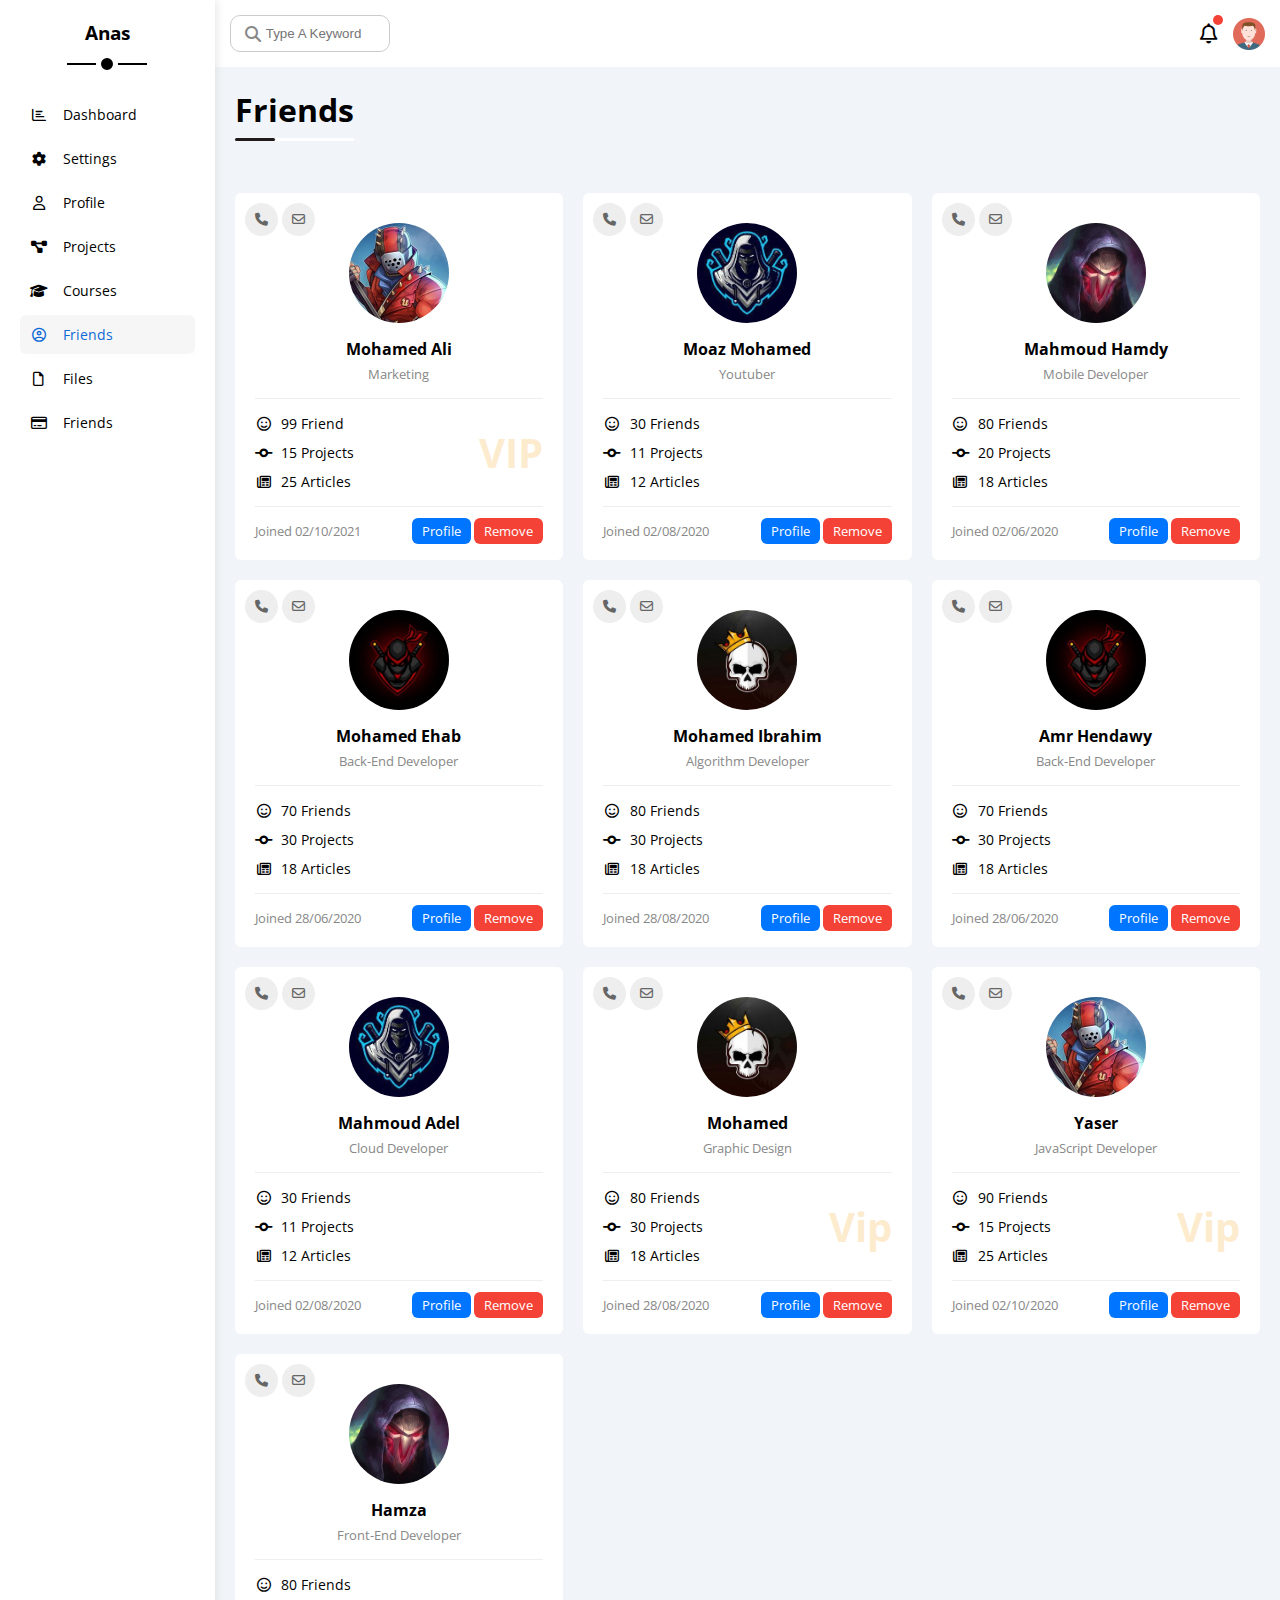
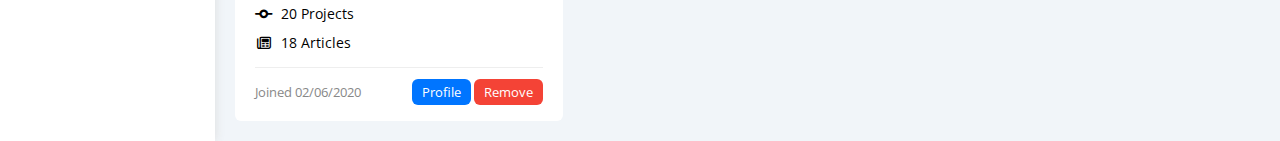
<file: friends.html>
<!DOCTYPE html>
<html lang="en">
<head>
    <meta charset="UTF-8">
    <meta http-equiv="X-UA-Compatible" content="IE=edge">
    <meta name="viewport" content="width=device-width, initial-scale=1.0">
    <link rel="stylesheet" href="css/all.min.css">
    <link rel="stylesheet" href="css/framework.css">
    <link rel="stylesheet" href="css/elsheikh.css">
    <link rel="preconnect" href="https://fonts.googleapis.com" />
    <link rel="preconnect" href="https://fonts.gstatic.com" crossorigin />
    <link href="https://fonts.googleapis.com/css2?family=Open+Sans:wght@300;'500&#038';display=swap" rel="stylesheet" />
    <title>Friends</title>
</head>
<body>
    <div class="page d-flex">
        <div class="sidebar bg-white p-20 p-relative">
            <h3 class="p-relative txt-c mt-0">Anas</h3>
            <ul>
                <li>
                    <a class="d-flex align-center fs-14 c-black b-rad-6 p-10" href="index.html">
                        <i class="fa-regular fa-chart-bar fa-fw"></i>
                        <span class="hide-mobile">Dashboard</span>
                    </a>
                </li>
                <li>
                    <a class="d-flex align-center fs-14 c-black b-rad-6 p-10" href="settings.html">
                        <i class="fa-solid fa-gear fa-fw"></i>
                        <span class="hide-mobile">Settings</span>
                    </a>
                </li>
                <li>
                    <a class="d-flex align-center fs-14 c-black b-rad-6 p-10" href="profile.html">
                        <i class="fa-regular fa-user fa-fw"></i>
                        <span class="hide-mobile">Profile</span>
                    </a>
                </li>
                <li>
                    <a class="d-flex align-center fs-14 c-black b-rad-6 p-10" href="projects.html">
                        <i class="fa-solid fa-diagram-project fa-fw"></i>
                        <span class="hide-mobile">Projects</span>
                    </a>
                </li>
                <li>
                    <a class="d-flex align-center fs-14 c-black b-rad-6 p-10" href="courses.html">
                        <i class="fa-solid fa-graduation-cap fa-fw"></i>
                        <span class="hide-mobile">Courses</span>
                    </a>
                </li>
                <li>
                    <a class="active d-flex align-center fs-14 c-black b-rad-6 p-10" href="friends.html">
                        <i class="fa-regular fa-circle-user fa-fw"></i>
                        <span class="hide-mobile">Friends</span>
                    </a>
                </li>
                <li>
                    <a class="d-flex align-center fs-14 c-black b-rad-6 p-10" href="files.html">
                        <i class="fa-regular fa-file fa-fw"></i>
                        <span class="hide-mobile">Files</span>
                    </a>
                </li>
                <li>
                    <a class="d-flex align-center fs-14 c-black b-rad-6 p-10" href="plans.html">
                        <i class="fa-regular fa-credit-card fa-fw"></i>
                        <span class="hide-mobile">Friends</span>
                    </a>
                </li>
            </ul>
        </div>
        <div class="content w-full">
            <!-- Start Head -->
            <div class="head between-flex bg-white p-15">
                <div class="search p-relative">
                    <input class="p-10" type="search" placeholder="Type A Keyword">
                </div>
                <div class="icons d-flex align-center">
                    <span class="notification p-relative">
                        <i class="fa-regular fa-bell fa-lg"></i>
                    </span>
                    <img src="imgs/avatar.png" alt="">
                </div>
            </div>
            <!-- End Head -->
            <h1><a class="p-relative m-20 mt-0" href="#">Friends</a></h1>
            <div class="friends-page d-grid m-20 gap-20">
              <div class="friend bg-white b-rad-6 p-20 p-relative">
                <div class="contact">
                  <i class="fa-solid fa-phone"></i>
                  <i class="fa-regular fa-envelope"></i>
                </div>
                <div class="txt-c">
                  <img class="rad-half mt-10 mb-10 w-100 h-100" src="imgs/friend-01.jpg" alt="" />
                  <h4 class="m-0">Mohamed Ali</h4>
                  <p class="c-grey fs-13 mt-5 mb-0">Marketing</p>
                </div>
                <div class="icons fs-14 p-relative">
                  <div class="mb-10">
                    <i class="fa-regular fa-face-smile fa-fw"></i>
                    <span>99 Friend</span>
                  </div>
                  <div class="mb-10">
                    <i class="fa-solid fa-code-commit fa-fw"></i>
                    <span>15 Projects</span>
                  </div>
                  <div>
                    <i class="fa-regular fa-newspaper fa-fw"></i>
                    <span>25 Articles</span>
                  </div>
                  <span class="vip fw-bold c-orange">VIP</span>
                </div>
                <div class="info between-flex fs-13">
                  <span class="c-grey">Joined 02/10/2021</span>
                  <div>
                    <a class="bg-blue c-white btn-shape" href="profile.html">Profile</a>
                    <a class="bg-red c-white btn-shape" href="#">Remove</a>
                  </div>
                </div>
              </div>
              <div class="friend bg-white b-rad-6 p-20 p-relative">
                <div class="contact">
                  <i class="fa-solid fa-phone"></i>
                  <i class="fa-regular fa-envelope"></i>
                </div>
                <div class="txt-c">
                  <img class="rad-half mt-10 mb-10 w-100 h-100" src="imgs/friend-02.jpg" alt="" />
                  <h4 class="m-0">Moaz Mohamed</h4>
                  <p class="c-grey fs-13 mt-5 mb-0">Youtuber</p>
                </div>
                <div class="icons fs-14 p-relative">
                  <div class="mb-10">
                    <i class="fa-regular fa-face-smile fa-fw"></i>
                    <span>30 Friends</span>
                  </div>
                  <div class="mb-10">
                    <i class="fa-solid fa-code-commit fa-fw"></i>
                    <span>11 Projects</span>
                  </div>
                  <div>
                    <i class="fa-regular fa-newspaper fa-fw"></i>
                    <span>12 Articles</span>
                  </div>
                </div>
                <div class="info between-flex fs-13">
                  <span class="c-grey">Joined 02/08/2020</span>
                  <div>
                    <a class="bg-blue c-white btn-shape" href="profile.html">Profile</a>
                    <a class="bg-red c-white btn-shape" href="">Remove</a>
                  </div>
                </div>
              </div>
              <div class="friend bg-white b-rad-6 p-20 p-relative">
                <div class="contact">
                  <i class="fa-solid fa-phone"></i>
                  <i class="fa-regular fa-envelope"></i>
                </div>
                <div class="txt-c">
                  <img class="rad-half mt-10 mb-10 w-100 h-100" src="imgs/friend-03.jpg" alt="" />
                  <h4 class="m-0">Mahmoud Hamdy</h4>
                  <p class="c-grey fs-13 mt-5 mb-0">Mobile Developer</p>
                </div>
                <div class="icons fs-14 p-relative">
                  <div class="mb-10">
                    <i class="fa-regular fa-face-smile fa-fw"></i>
                    <span>80 Friends</span>
                  </div>
                  <div class="mb-10">
                    <i class="fa-solid fa-code-commit fa-fw"></i>
                    <span>20 Projects</span>
                  </div>
                  <div>
                    <i class="fa-regular fa-newspaper fa-fw"></i>
                    <span>18 Articles</span>
                  </div>
                </div>
                <div class="info between-flex fs-13">
                  <span class="c-grey">Joined 02/06/2020</span>
                  <div>
                    <a class="bg-blue c-white btn-shape" href="profile.html">Profile</a>
                    <a class="bg-red c-white btn-shape" href="">Remove</a>
                  </div>
                </div>
              </div>
              <div class="friend bg-white b-rad-6 p-20 p-relative">
                <div class="contact">
                  <i class="fa-solid fa-phone"></i>
                  <i class="fa-regular fa-envelope"></i>
                </div>
                <div class="txt-c">
                  <img class="rad-half mt-10 mb-10 w-100 h-100" src="imgs/friend-04.jpg" alt="" />
                  <h4 class="m-0">Mohamed Ehab</h4>
                  <p class="c-grey fs-13 mt-5 mb-0">Back-End Developer</p>
                </div>
                <div class="icons fs-14 p-relative">
                  <div class="mb-10">
                    <i class="fa-regular fa-face-smile fa-fw"></i>
                    <span>70 Friends</span>
                  </div>
                  <div class="mb-10">
                    <i class="fa-solid fa-code-commit fa-fw"></i>
                    <span>30 Projects</span>
                  </div>
                  <div>
                    <i class="fa-regular fa-newspaper fa-fw"></i>
                    <span>18 Articles</span>
                  </div>
                </div>
                <div class="info between-flex fs-13">
                  <span class="c-grey">Joined 28/06/2020</span>
                  <div>
                    <a class="bg-blue c-white btn-shape" href="profile.html">Profile</a>
                    <a class="bg-red c-white btn-shape" href="">Remove</a>
                  </div>
                </div>
              </div>
              <div class="friend bg-white b-rad-6 p-20 p-relative">
                <div class="contact">
                  <i class="fa-solid fa-phone"></i>
                  <i class="fa-regular fa-envelope"></i>
                </div>
                <div class="txt-c">
                  <img class="rad-half mt-10 mb-10 w-100 h-100" src="imgs/friend-05.jpg" alt="" />
                  <h4 class="m-0">Mohamed Ibrahim</h4>
                  <p class="c-grey fs-13 mt-5 mb-0">Algorithm Developer</p>
                </div>
                <div class="icons fs-14 p-relative">
                  <div class="mb-10">
                    <i class="fa-regular fa-face-smile fa-fw"></i>
                    <span>80 Friends</span>
                  </div>
                  <div class="mb-10">
                    <i class="fa-solid fa-code-commit fa-fw"></i>
                    <span>30 Projects</span>
                  </div>
                  <div>
                    <i class="fa-regular fa-newspaper fa-fw"></i>
                    <span>18 Articles</span>
                  </div>
                </div>
                <div class="info between-flex fs-13">
                  <span class="c-grey">Joined 28/08/2020</span>
                  <div>
                    <a class="bg-blue c-white btn-shape" href="profile.html">Profile</a>
                    <a class="bg-red c-white btn-shape" href="">Remove</a>
                  </div>
                </div>
              </div>
              <div class="friend bg-white b-rad-6 p-20 p-relative">
                <div class="contact">
                  <i class="fa-solid fa-phone"></i>
                  <i class="fa-regular fa-envelope"></i>
                </div>
                <div class="txt-c">
                  <img class="rad-half mt-10 mb-10 w-100 h-100" src="imgs/friend-04.jpg" alt="" />
                  <h4 class="m-0">Amr Hendawy</h4>
                  <p class="c-grey fs-13 mt-5 mb-0">Back-End Developer</p>
                </div>
                <div class="icons fs-14 p-relative">
                  <div class="mb-10">
                    <i class="fa-regular fa-face-smile fa-fw"></i>
                    <span>70 Friends</span>
                  </div>
                  <div class="mb-10">
                    <i class="fa-solid fa-code-commit fa-fw"></i>
                    <span>30 Projects</span>
                  </div>
                  <div>
                    <i class="fa-regular fa-newspaper fa-fw"></i>
                    <span>18 Articles</span>
                  </div>
                </div>
                <div class="info between-flex fs-13">
                  <span class="c-grey">Joined 28/06/2020</span>
                  <div>
                    <a class="bg-blue c-white btn-shape" href="profile.html">Profile</a>
                    <a class="bg-red c-white btn-shape" href="">Remove</a>
                  </div>
                </div>
              </div>
              <div class="friend bg-white b-rad-6 p-20 p-relative">
                <div class="contact">
                  <i class="fa-solid fa-phone"></i>
                  <i class="fa-regular fa-envelope"></i>
                </div>
                <div class="txt-c">
                  <img class="rad-half mt-10 mb-10 w-100 h-100" src="imgs/friend-02.jpg" alt="" />
                  <h4 class="m-0">Mahmoud Adel</h4>
                  <p class="c-grey fs-13 mt-5 mb-0">Cloud Developer</p>
                </div>
                <div class="icons fs-14 p-relative">
                  <div class="mb-10">
                    <i class="fa-regular fa-face-smile fa-fw"></i>
                    <span>30 Friends</span>
                  </div>
                  <div class="mb-10">
                    <i class="fa-solid fa-code-commit fa-fw"></i>
                    <span>11 Projects</span>
                  </div>
                  <div>
                    <i class="fa-regular fa-newspaper fa-fw"></i>
                    <span>12 Articles</span>
                  </div>
                </div>
                <div class="info between-flex fs-13">
                  <span class="c-grey">Joined 02/08/2020</span>
                  <div>
                    <a class="bg-blue c-white btn-shape" href="profile.html">Profile</a>
                    <a class="bg-red c-white btn-shape" href="">Remove</a>
                  </div>
                </div>
              </div>
              <div class="friend bg-white b-rad-6 p-20 p-relative">
                <div class="contact">
                  <i class="fa-solid fa-phone"></i>
                  <i class="fa-regular fa-envelope"></i>
                </div>
                <div class="txt-c">
                  <img class="rad-half mt-10 mb-10 w-100 h-100" src="imgs/friend-05.jpg" alt="" />
                  <h4 class="m-0">Mohamed</h4>
                  <p class="c-grey fs-13 mt-5 mb-0">Graphic Design</p>
                </div>
                <div class="icons fs-14 p-relative">
                  <div class="mb-10">
                    <i class="fa-regular fa-face-smile fa-fw"></i>
                    <span>80 Friends</span>
                  </div>
                  <div class="mb-10">
                    <i class="fa-solid fa-code-commit fa-fw"></i>
                    <span>30 Projects</span>
                  </div>
                  <div>
                    <i class="fa-regular fa-newspaper fa-fw"></i>
                    <span>18 Articles</span>
                  </div>
                  <span class="vip fw-bold c-orange">Vip</span>
                </div>
                <div class="info between-flex fs-13">
                  <span class="c-grey">Joined 28/08/2020</span>
                  <div>
                    <a class="bg-blue c-white btn-shape" href="profile.html">Profile</a>
                    <a class="bg-red c-white btn-shape" href="">Remove</a>
                  </div>
                </div>
              </div>
              <div class="friend bg-white b-rad-6 p-20 p-relative">
                <div class="contact">
                  <i class="fa-solid fa-phone"></i>
                  <i class="fa-regular fa-envelope"></i>
                </div>
                <div class="txt-c">
                  <img class="rad-half mt-10 mb-10 w-100 h-100" src="imgs/friend-01.jpg" alt="" />
                  <h4 class="m-0">Yaser</h4>
                  <p class="c-grey fs-13 mt-5 mb-0">JavaScript Developer</p>
                </div>
                <div class="icons fs-14 p-relative">
                  <div class="mb-10">
                    <i class="fa-regular fa-face-smile fa-fw"></i>
                    <span>90 Friends</span>
                  </div>
                  <div class="mb-10">
                    <i class="fa-solid fa-code-commit fa-fw"></i>
                    <span>15 Projects</span>
                  </div>
                  <div>
                    <i class="fa-regular fa-newspaper fa-fw"></i>
                    <span>25 Articles</span>
                  </div>
                  <span class="vip fw-bold c-orange">Vip</span>
                </div>
                <div class="info between-flex fs-13">
                  <span class="c-grey">Joined 02/10/2020</span>
                  <div>
                    <a class="bg-blue c-white btn-shape" href="profile.html">Profile</a>
                    <a class="bg-red c-white btn-shape" href="">Remove</a>
                  </div>
                </div>
              </div>
              <div class="friend bg-white b-rad-6 p-20 p-relative">
                <div class="contact">
                  <i class="fa-solid fa-phone"></i>
                  <i class="fa-regular fa-envelope"></i>
                </div>
                <div class="txt-c">
                  <img class="rad-half mt-10 mb-10 w-100 h-100" src="imgs/friend-03.jpg" alt="" />
                  <h4 class="m-0">Hamza</h4>
                  <p class="c-grey fs-13 mt-5 mb-0">Front-End Developer</p>
                </div>
                <div class="icons fs-14 p-relative">
                  <div class="mb-10">
                    <i class="fa-regular fa-face-smile fa-fw"></i>
                    <span>80 Friends</span>
                  </div>
                  <div class="mb-10">
                    <i class="fa-solid fa-code-commit fa-fw"></i>
                    <span>20 Projects</span>
                  </div>
                  <div>
                    <i class="fa-regular fa-newspaper fa-fw"></i>
                    <span>18 Articles</span>
                  </div>
                </div>
                <div class="info between-flex fs-13">
                  <span class="c-grey">Joined 02/06/2020</span>
                  <div>
                    <a class="bg-blue c-white btn-shape" href="profile.html">Profile</a>
                    <a class="bg-red c-white btn-shape" href="">Remove</a>
                  </div>
                </div>
              </div>
            </div>
          </div>
    </div>
</body>
</html>
</file>
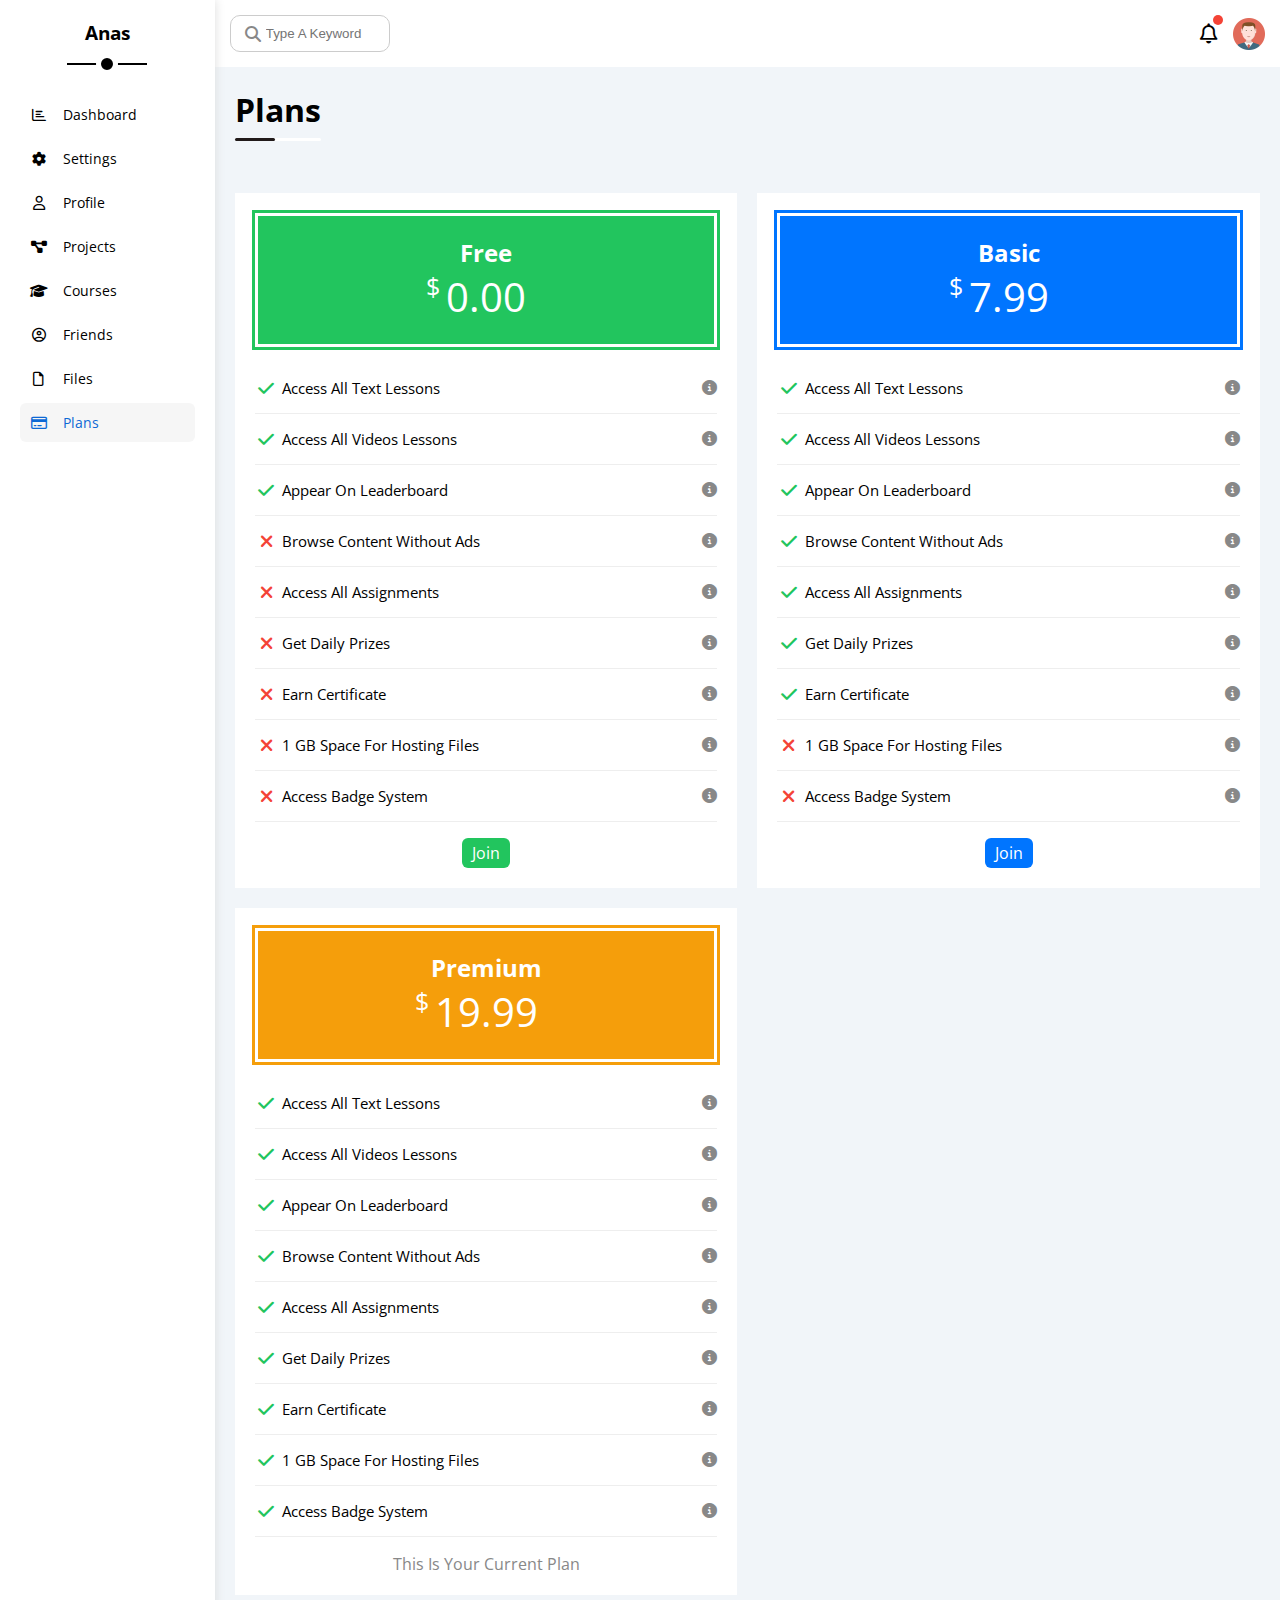
<file: plans.html>
<!DOCTYPE html>
<html lang="en">
<head>
    <meta charset="UTF-8">
    <meta http-equiv="X-UA-Compatible" content="IE=edge">
    <meta name="viewport" content="width=device-width, initial-scale=1.0">
    <link rel="stylesheet" href="css/all.min.css">
    <link rel="stylesheet" href="css/framework.css">
    <link rel="stylesheet" href="css/elsheikh.css">
    <link rel="preconnect" href="https://fonts.googleapis.com" />
    <link rel="preconnect" href="https://fonts.gstatic.com" crossorigin />
    <link href="https://fonts.googleapis.com/css2?family=Open+Sans:wght@300;'500&#038';display=swap" rel="stylesheet" />
    <title>Plans</title>
</head>
<body>
    <div class="page d-flex">
        <div class="sidebar bg-white p-20 p-relative">
            <h3 class="p-relative txt-c mt-0">Anas</h3>
            <ul>
                <li>
                    <a class="d-flex align-center fs-14 c-black b-rad-6 p-10" href="index.html">
                        <i class="fa-regular fa-chart-bar fa-fw"></i>
                        <span class="hide-mobile">Dashboard</span>
                    </a>
                </li>
                <li>
                    <a class="d-flex align-center fs-14 c-black b-rad-6 p-10" href="settings.html">
                        <i class="fa-solid fa-gear fa-fw"></i>
                        <span class="hide-mobile">Settings</span>
                    </a>
                </li>
                <li>
                    <a class="d-flex align-center fs-14 c-black b-rad-6 p-10" href="profile.html">
                        <i class="fa-regular fa-user fa-fw"></i>
                        <span class="hide-mobile">Profile</span>
                    </a>
                </li>
                <li>
                    <a class="d-flex align-center fs-14 c-black b-rad-6 p-10" href="projects.html">
                        <i class="fa-solid fa-diagram-project fa-fw"></i>
                        <span class="hide-mobile">Projects</span>
                    </a>
                </li>
                <li>
                    <a class="d-flex align-center fs-14 c-black b-rad-6 p-10" href="courses.html">
                        <i class="fa-solid fa-graduation-cap fa-fw"></i>
                        <span class="hide-mobile">Courses</span>
                    </a>
                </li>
                <li>
                    <a class="d-flex align-center fs-14 c-black b-rad-6 p-10" href="friends.html">
                        <i class="fa-regular fa-circle-user fa-fw"></i>
                        <span class="hide-mobile">Friends</span>
                    </a>
                </li>
                <li>
                    <a class="d-flex align-center fs-14 c-black b-rad-6 p-10" href="files.html">
                        <i class="fa-regular fa-file fa-fw"></i>
                        <span class="hide-mobile">Files</span>
                    </a>
                </li>
                <li>
                    <a class="active d-flex align-center fs-14 c-black b-rad-6 p-10" href="plans.html">
                        <i class="fa-regular fa-credit-card fa-fw"></i>
                        <span class="hide-mobile">Plans</span>
                    </a>
                </li>
            </ul>
        </div>
        <div class="content w-full">
            <!-- Start Head -->
            <div class="head between-flex bg-white p-15">
                <div class="search p-relative">
                    <input class="p-10" type="search" placeholder="Type A Keyword">
                </div>
                <div class="icons d-flex align-center">
                    <span class="notification p-relative">
                        <i class="fa-regular fa-bell fa-lg"></i>
                    </span>
                    <img src="imgs/avatar.png" alt="">
                </div>
            </div>
            <!-- End Head -->
            <h1><a class="p-relative m-20 mt-0" href="#">Plans</a></h1>
            <div class="plans-page d-grid m-20 gap-20">
                <div class="plan green bg-white p-20">
                <div class="top bg-green txt-c p-20">
                    <h2 class="m-0 c-white">Free</h2>
                    <div class="price c-white"><span>$</span>0.00</div>
                </div>
                <ul>
                    <li>
                    <i class="fa-solid fa-check fa-fw yes"></i>
                    <span>Access All Text Lessons</span>
                    <i class="fa-solid fa-circle-info help"></i>
                    </li>
                    <li>
                    <i class="fa-solid fa-check fa-fw yes"></i>
                    <span>Access All Videos Lessons</span>
                    <i class="fa-solid fa-circle-info help"></i>
                    </li>
                    <li>
                    <i class="fa-solid fa-check fa-fw yes"></i>
                    <span>Appear On Leaderboard</span>
                    <i class="fa-solid fa-circle-info help"></i>
                    </li>
                    <li>
                    <i class="fa-solid fa-xmark fa-fw"></i>
                    <span>Browse Content Without Ads</span>
                    <i class="fa-solid fa-circle-info help"></i>
                    </li>
                    <li>
                    <i class="fa-solid fa-xmark fa-fw"></i>
                    <span>Access All Assignments</span>
                    <i class="fa-solid fa-circle-info help"></i>
                    </li>
                    <li>
                    <i class="fa-solid fa-xmark fa-fw"></i>
                    <span>Get Daily Prizes</span>
                    <i class="fa-solid fa-circle-info help"></i>
                    </li>
                    <li>
                    <i class="fa-solid fa-xmark fa-fw"></i>
                    <span>Earn Certificate</span>
                    <i class="fa-solid fa-circle-info help"></i>
                    </li>
                    <li>
                    <i class="fa-solid fa-xmark fa-fw"></i>
                    <span>1 GB Space For Hosting Files</span>
                    <i class="fa-solid fa-circle-info help"></i>
                    </li>
                    <li>
                    <i class="fa-solid fa-xmark fa-fw"></i>
                    <span>Access Badge System</span>
                    <i class="fa-solid fa-circle-info help"></i>
                    </li>
                </ul>
                <a href="#" class="btn-shape mlr-auto bg-green c-white d-block w-fit">Join</a>
                </div>
                <!-- Start Plan -->
                <div class="plan blue bg-white p-20">
                <div class="top bg-blue txt-c p-20">
                    <h2 class="m-0 c-white">Basic</h2>
                    <div class="price c-white"><span>$</span>7.99</div>
                </div>
                <ul class="list-none p-0">
                    <li>
                    <i class="fa-solid fa-check fa-fw yes"></i>
                    <span>Access All Text Lessons</span>
                    <i class="fa-solid fa-circle-info help"></i>
                    </li>
                    <li>
                    <i class="fa-solid fa-check fa-fw yes"></i>
                    <span>Access All Videos Lessons</span>
                    <i class="fa-solid fa-circle-info help"></i>
                    </li>
                    <li>
                    <i class="fa-solid fa-check fa-fw yes"></i>
                    <span>Appear On Leaderboard</span>
                    <i class="fa-solid fa-circle-info help"></i>
                    </li>
                    <li>
                    <i class="fa-solid fa-check fa-fw yes"></i>
                    <span>Browse Content Without Ads</span>
                    <i class="fa-solid fa-circle-info help"></i>
                    </li>
                    <li>
                    <i class="fa-solid fa-check fa-fw yes"></i>
                    <span>Access All Assignments</span>
                    <i class="fa-solid fa-circle-info help"></i>
                    </li>
                    <li>
                    <i class="fa-solid fa-check fa-fw yes"></i>
                    <span>Get Daily Prizes</span>
                    <i class="fa-solid fa-circle-info help"></i>
                    </li>
                    <li>
                    <i class="fa-solid fa-check fa-fw yes"></i>
                    <span>Earn Certificate</span>
                    <i class="fa-solid fa-circle-info help"></i>
                    </li>
                    <li>
                    <i class="fa-solid fa-xmark fa-fw"></i>
                    <span>1 GB Space For Hosting Files</span>
                    <i class="fa-solid fa-circle-info help"></i>
                    </li>
                    <li>
                    <i class="fa-solid fa-xmark fa-fw"></i>
                    <span>Access Badge System</span>
                    <i class="fa-solid fa-circle-info help"></i>
                    </li>
                </ul>
                <a href="#" class="btn-shape mlr-auto bg-blue c-white d-block w-fit">Join</a>
                </div>
                <!-- End Plan -->
                <!-- Start Plan -->
                <div class="plan orange bg-white p-20">
                <div class="top bg-orange txt-c p-20">
                    <h2 class="m-0 c-white">Premium</h2>
                    <div class="price c-white"><span>$</span>19.99</div>
                </div>
                <ul class="list-none p-0">
                    <li>
                    <i class="fa-solid fa-check fa-fw yes"></i>
                    <span>Access All Text Lessons</span>
                    <i class="fa-solid fa-circle-info help"></i>
                    </li>
                    <li>
                    <i class="fa-solid fa-check fa-fw yes"></i>
                    <span>Access All Videos Lessons</span>
                    <i class="fa-solid fa-circle-info help"></i>
                    </li>
                    <li>
                    <i class="fa-solid fa-check fa-fw yes"></i>
                    <span>Appear On Leaderboard</span>
                    <i class="fa-solid fa-circle-info help"></i>
                    </li>
                    <li>
                    <i class="fa-solid fa-check fa-fw yes"></i>
                    <span>Browse Content Without Ads</span>
                    <i class="fa-solid fa-circle-info help"></i>
                    </li>
                    <li>
                    <i class="fa-solid fa-check fa-fw yes"></i>
                    <span>Access All Assignments</span>
                    <i class="fa-solid fa-circle-info help"></i>
                    </li>
                    <li>
                    <i class="fa-solid fa-check fa-fw yes"></i>
                    <span>Get Daily Prizes</span>
                    <i class="fa-solid fa-circle-info help"></i>
                    </li>
                    <li>
                    <i class="fa-solid fa-check fa-fw yes"></i>
                    <span>Earn Certificate</span>
                    <i class="fa-solid fa-circle-info help"></i>
                    </li>
                    <li>
                    <i class="fa-solid fa-check fa-fw yes"></i>
                    <span>1 GB Space For Hosting Files</span>
                    <i class="fa-solid fa-circle-info help"></i>
                    </li>
                    <li>
                    <i class="fa-solid fa-check fa-fw yes"></i>
                    <span>Access Badge System</span>
                    <i class="fa-solid fa-circle-info help"></i>
                    </li>
                </ul>
                <p class="c-grey m-0 txt-c">This Is Your Current Plan</p>
                </div>
                <!-- End Plan -->
    </div>
</body>
</html>
</file>
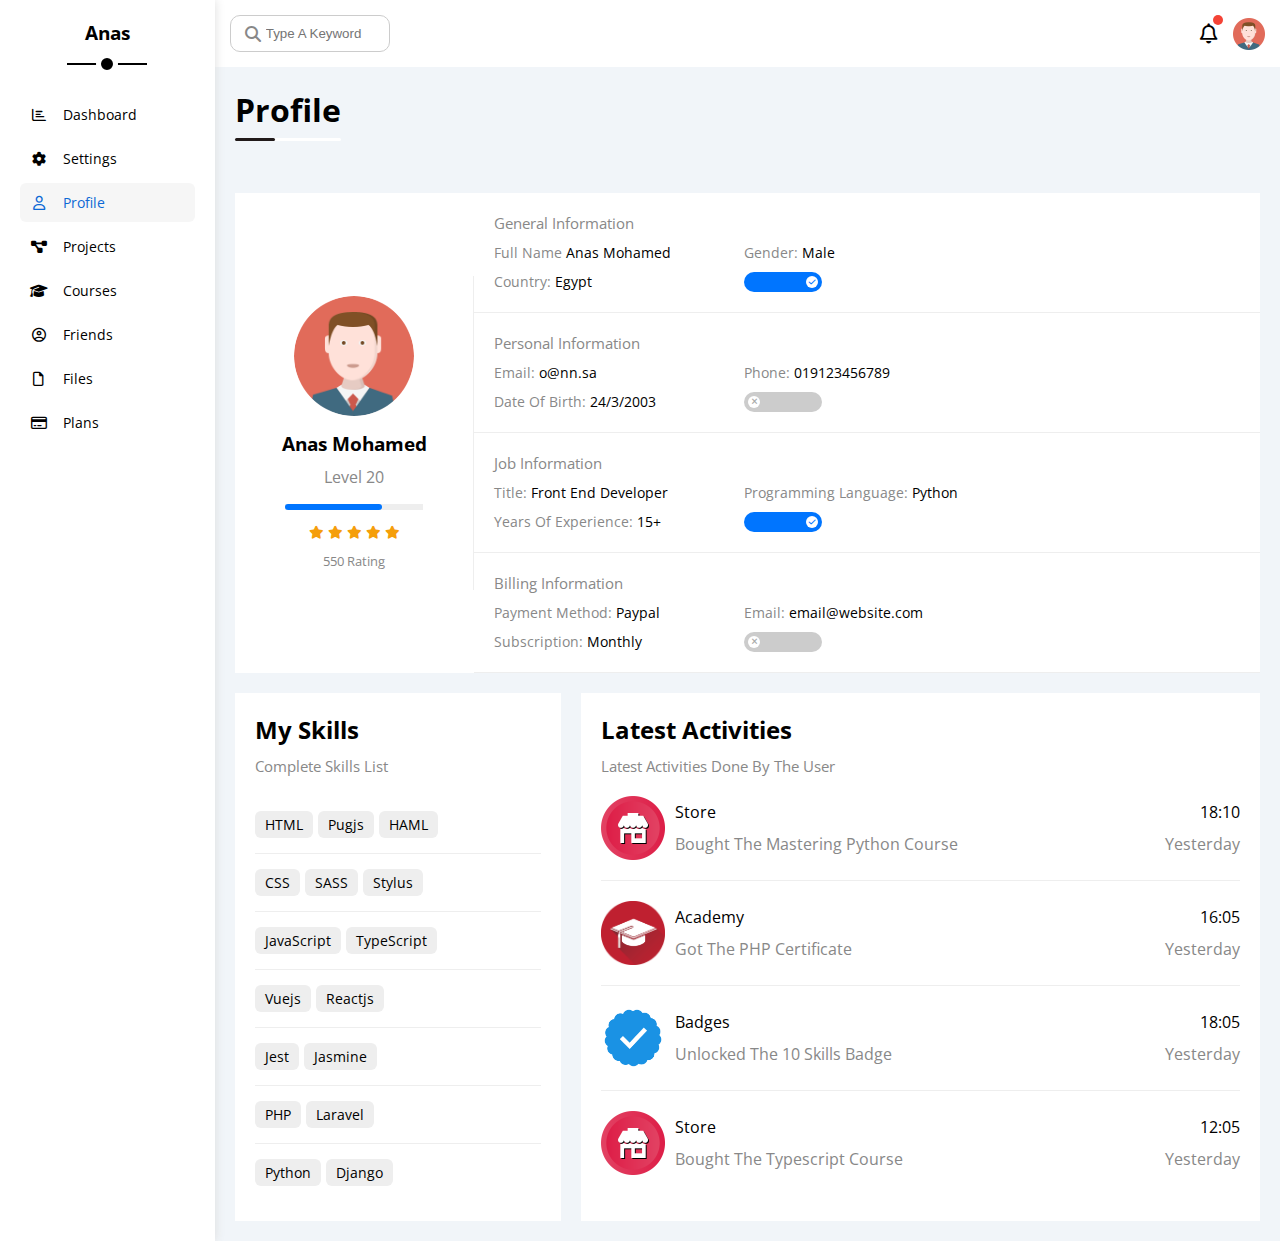
<file: profile.html>
<!DOCTYPE html>
<html lang="en">
<head>
    <meta charset="UTF-8">
    <meta http-equiv="X-UA-Compatible" content="IE=edge">
    <meta name="viewport" content="width=device-width, initial-scale=1.0">
    <link rel="stylesheet" href="css/all.min.css">
    <link rel="stylesheet" href="css/framework.css">
    <link rel="stylesheet" href="css/elsheikh.css">
    <link rel="preconnect" href="https://fonts.googleapis.com" />
    <link rel="preconnect" href="https://fonts.gstatic.com" crossorigin />
    <link href="https://fonts.googleapis.com/css2?family=Open+Sans:wght@300;'500&#038';display=swap" rel="stylesheet" />
    <title>Profile</title>
</head>
<body>
    <div class="page d-flex">
        <div class="sidebar bg-white p-20 p-relative">
            <h3 class="p-relative txt-c mt-0">Anas</h3>
            <ul>
                <li>
                    <a class="d-flex align-center fs-14 c-black b-rad-6 p-10" href="index.html">
                        <i class="fa-regular fa-chart-bar fa-fw"></i>
                        <span class="hide-mobile">Dashboard</span>
                    </a>
                </li>
                <li>
                    <a class="d-flex align-center fs-14 c-black b-rad-6 p-10" href="settings.html">
                        <i class="fa-solid fa-gear fa-fw"></i>
                        <span class="hide-mobile">Settings</span>
                    </a>
                </li>
                <li>
                    <a class="active d-flex align-center fs-14 c-black b-rad-6 p-10" href="profile.html">
                        <i class="fa-regular fa-user fa-fw"></i>
                        <span class="hide-mobile">Profile</span>
                    </a>
                </li>
                <li>
                    <a class="d-flex align-center fs-14 c-black b-rad-6 p-10" href="projects.html">
                        <i class="fa-solid fa-diagram-project fa-fw"></i>
                        <span class="hide-mobile">Projects</span>
                    </a>
                </li>
                <li>
                    <a class="d-flex align-center fs-14 c-black b-rad-6 p-10" href="courses.html">
                        <i class="fa-solid fa-graduation-cap fa-fw"></i>
                        <span class="hide-mobile">Courses</span>
                    </a>
                </li>
                <li>
                    <a class="d-flex align-center fs-14 c-black b-rad-6 p-10" href="friends.html">
                        <i class="fa-regular fa-circle-user fa-fw"></i>
                        <span class="hide-mobile">Friends</span>
                    </a>
                </li>
                <li>
                    <a class="d-flex align-center fs-14 c-black b-rad-6 p-10" href="files.html">
                        <i class="fa-regular fa-file fa-fw"></i>
                        <span class="hide-mobile">Files</span>
                    </a>
                </li>
                <li>
                    <a class="d-flex align-center fs-14 c-black b-rad-6 p-10" href="plans.html">
                        <i class="fa-regular fa-credit-card fa-fw"></i>
                        <span class="hide-mobile">Plans</span>
                    </a>
                </li>
            </ul>
        </div>
        <div class="content w-full">
            <!-- Start Head -->
            <div class="head between-flex bg-white p-15">
                <div class="search p-relative">
                    <input class="p-10" type="search" placeholder="Type A Keyword">
                </div>
                <div class="icons d-flex align-center">
                    <span class="notification p-relative">
                        <i class="fa-regular fa-bell fa-lg"></i>
                    </span>
                    <img src="imgs/avatar.png" alt="">
                </div>
            </div>
            <!-- End Head -->
            <h1><a class="p-relative m-20 mt-0" href="#">Profile</a></h1>
            <div class="profile-page m-20">
                <!-- Start Overview -->
                <div class="overview bg-white rad-10 d-flex align-center">
                <div class="avatar-box txt-c p-20">
                    <img class="rad-half mb-10" src="imgs/avatar.png" alt="" />
                    <h3 class="m-0">Anas Mohamed</h3>
                    <p class="c-grey mt-10">Level 20</p>
                    <div class="level rad-6 bg-eee p-relative">
                    <span style="width: 70%"></span>
                    </div>
                    <div class="rating mt-10 mb-10">
                    <i class="fa-solid fa-star c-orange fs-13"></i>
                    <i class="fa-solid fa-star c-orange fs-13"></i>
                    <i class="fa-solid fa-star c-orange fs-13"></i>
                    <i class="fa-solid fa-star c-orange fs-13"></i>
                    <i class="fa-solid fa-star c-orange fs-13"></i>
                    </div>
                    <p class="c-grey m-0 fs-13">550 Rating</p>
                </div>
                <div class="info-box w-full txt-c-mobile">
                    <!-- Start Information Row -->
                    <div class="box p-20 d-flex align-center">
                    <h4 class="c-grey fs-15 m-0 w-full">General Information</h4>
                    <div class="fs-14">
                        <span class="c-grey">Full Name</span>
                        <span>Anas Mohamed</span>
                    </div>
                    <div class="fs-14">
                        <span class="c-grey">Gender:</span>
                        <span>Male</span>
                    </div>
                    <div class="fs-14">
                        <span class="c-grey">Country:</span>
                        <span>Egypt</span>
                    </div>
                    <div class="fs-14">
                        <label>
                        <input class="toggle-checkbox" type="checkbox" checked />
                        <div class="toggle-switch"></div>
                        </label>
                    </div>
                    </div>
                    <!-- End Information Row -->
                    <!-- Start Information Row -->
                    <div class="box p-20 d-flex align-center">
                    <h4 class="c-grey w-full fs-15 m-0">Personal Information</h4>
                    <div class="fs-14">
                        <span class="c-grey">Email:</span>
                        <span>o@nn.sa</span>
                    </div>
                    <div class="fs-14">
                        <span class="c-grey">Phone:</span>
                        <span>019123456789</span>
                    </div>
                    <div class="fs-14">
                        <span class="c-grey">Date Of Birth:</span>
                        <span>24/3/2003</span>
                    </div>
                    <div class="fs-14">
                        <label>
                        <input class="toggle-checkbox" type="checkbox" />
                        <div class="toggle-switch"></div>
                        </label>
                    </div>
                    </div>
                    <!-- End Information Row -->
                    <!-- Start Information Row -->
                    <div class="box p-20 d-flex align-center">
                    <h4 class="c-grey w-full fs-15 m-0">Job Information</h4>
                    <div class="fs-14">
                        <span class="c-grey">Title:</span>
                        <span>Front End Developer</span>
                    </div>
                    <div class="fs-14">
                        <span class="c-grey">Programming Language:</span>
                        <span>Python</span>
                    </div>
                    <div class="fs-14">
                        <span class="c-grey">Years Of Experience:</span>
                        <span>15+</span>
                    </div>
                    <div class="fs-14">
                        <label>
                        <input class="toggle-checkbox" type="checkbox" checked />
                        <div class="toggle-switch"></div>
                        </label>
                    </div>
                    </div>
                    <!-- End Information Row -->
                    <!-- Start Information Row -->
                    <div class="box p-20 d-flex align-center">
                    <h4 class="c-grey w-full fs-15 m-0">Billing Information</h4>
                    <div class="fs-14">
                        <span class="c-grey">Payment Method:</span>
                        <span>Paypal</span>
                    </div>
                    <div class="fs-14">
                        <span class="c-grey">Email:</span>
                        <span>email@website.com</span>
                    </div>
                    <div class="fs-14">
                        <span class="c-grey">Subscription:</span>
                        <span>Monthly</span>
                    </div>
                    <div class="fs-14">
                        <label>
                        <input class="toggle-checkbox" type="checkbox" />
                        <div class="toggle-switch"></div>
                        </label>
                    </div>
                    </div>
                    <!-- End Information Row -->
                </div>
                </div>
                <!-- End Overview -->
                <!-- Start Other Data -->
                <div class="other-data d-flex gap-20">
                <div class="skills-card p-20 bg-white rad-10 mt-20">
                    <h2 class="mt-0 mb-10">My Skills</h2>
                    <p class="mt-0 mb-20 c-grey fs-15">Complete Skills List</p>
                    <ul class="m-0 txt-c-mobile">
                    <li><span>HTML</span><span>Pugjs</span><span>HAML</span></li>
                    <li><span>CSS</span><span>SASS</span><span>Stylus</span></li>
                    <li><span>JavaScript</span><span>TypeScript</span></li>
                    <li><span>Vuejs</span><span>Reactjs</span></li>
                    <li><span>Jest</span><span>Jasmine</span></li>
                    <li><span>PHP</span><span>Laravel</span></li>
                    <li><span>Python</span><span>Django</span></li>
                    </ul>
                </div>
                <div class="activities p-20 bg-white rad-10 mt-20">
                    <h2 class="mt-0 mb-10">Latest Activities</h2>
                    <p class="mt-0 mb-20 c-grey fs-15">Latest Activities Done By The User</p>
                    <div class="activity d-flex align-center txt-c-mobile">
                    <img src="imgs/activity-01.png" alt="" />
                    <div class="info">
                        <span class="d-block mb-10">Store</span>
                        <span class="c-grey">Bought The Mastering Python Course</span>
                    </div>
                    <div class="date">
                        <span class="d-block mb-10">18:10</span>
                        <span class="c-grey">Yesterday</span>
                    </div>
                    </div>
                    <div class="activity d-flex align-center txt-c-mobile">
                    <img src="imgs/activity-02.png" alt="" />
                    <div class="info">
                        <span class="d-block mb-10">Academy</span>
                        <span class="c-grey">Got The PHP Certificate</span>
                    </div>
                    <div class="date">
                        <span class="d-block mb-10">16:05</span>
                        <span class="c-grey">Yesterday</span>
                    </div>
                    </div>
                    <div class="activity d-flex align-center txt-c-mobile">
                    <img src="imgs/activity-03.png" alt="" />
                    <div class="info">
                        <span class="d-block mb-10">Badges</span>
                        <span class="c-grey">Unlocked The 10 Skills Badge</span>
                    </div>
                    <div class="date">
                        <span class="d-block mb-10">18:05</span>
                        <span class="c-grey">Yesterday</span>
                    </div>
                    </div>
                    <div class="activity d-flex align-center txt-c-mobile">
                    <img src="imgs/activity-01.png" alt="" />
                    <div class="info">
                        <span class="d-block mb-10">Store</span>
                        <span class="c-grey">Bought The Typescript Course</span>
                    </div>
                    <div class="date">
                        <span class="d-block mb-10">12:05</span>
                        <span class="c-grey">Yesterday</span>
                    </div>
                    </div>
                </div>
                </div>
                <!-- End Other Data -->
            </div>
            </div>
    </div>
</body>
</html>
</file>
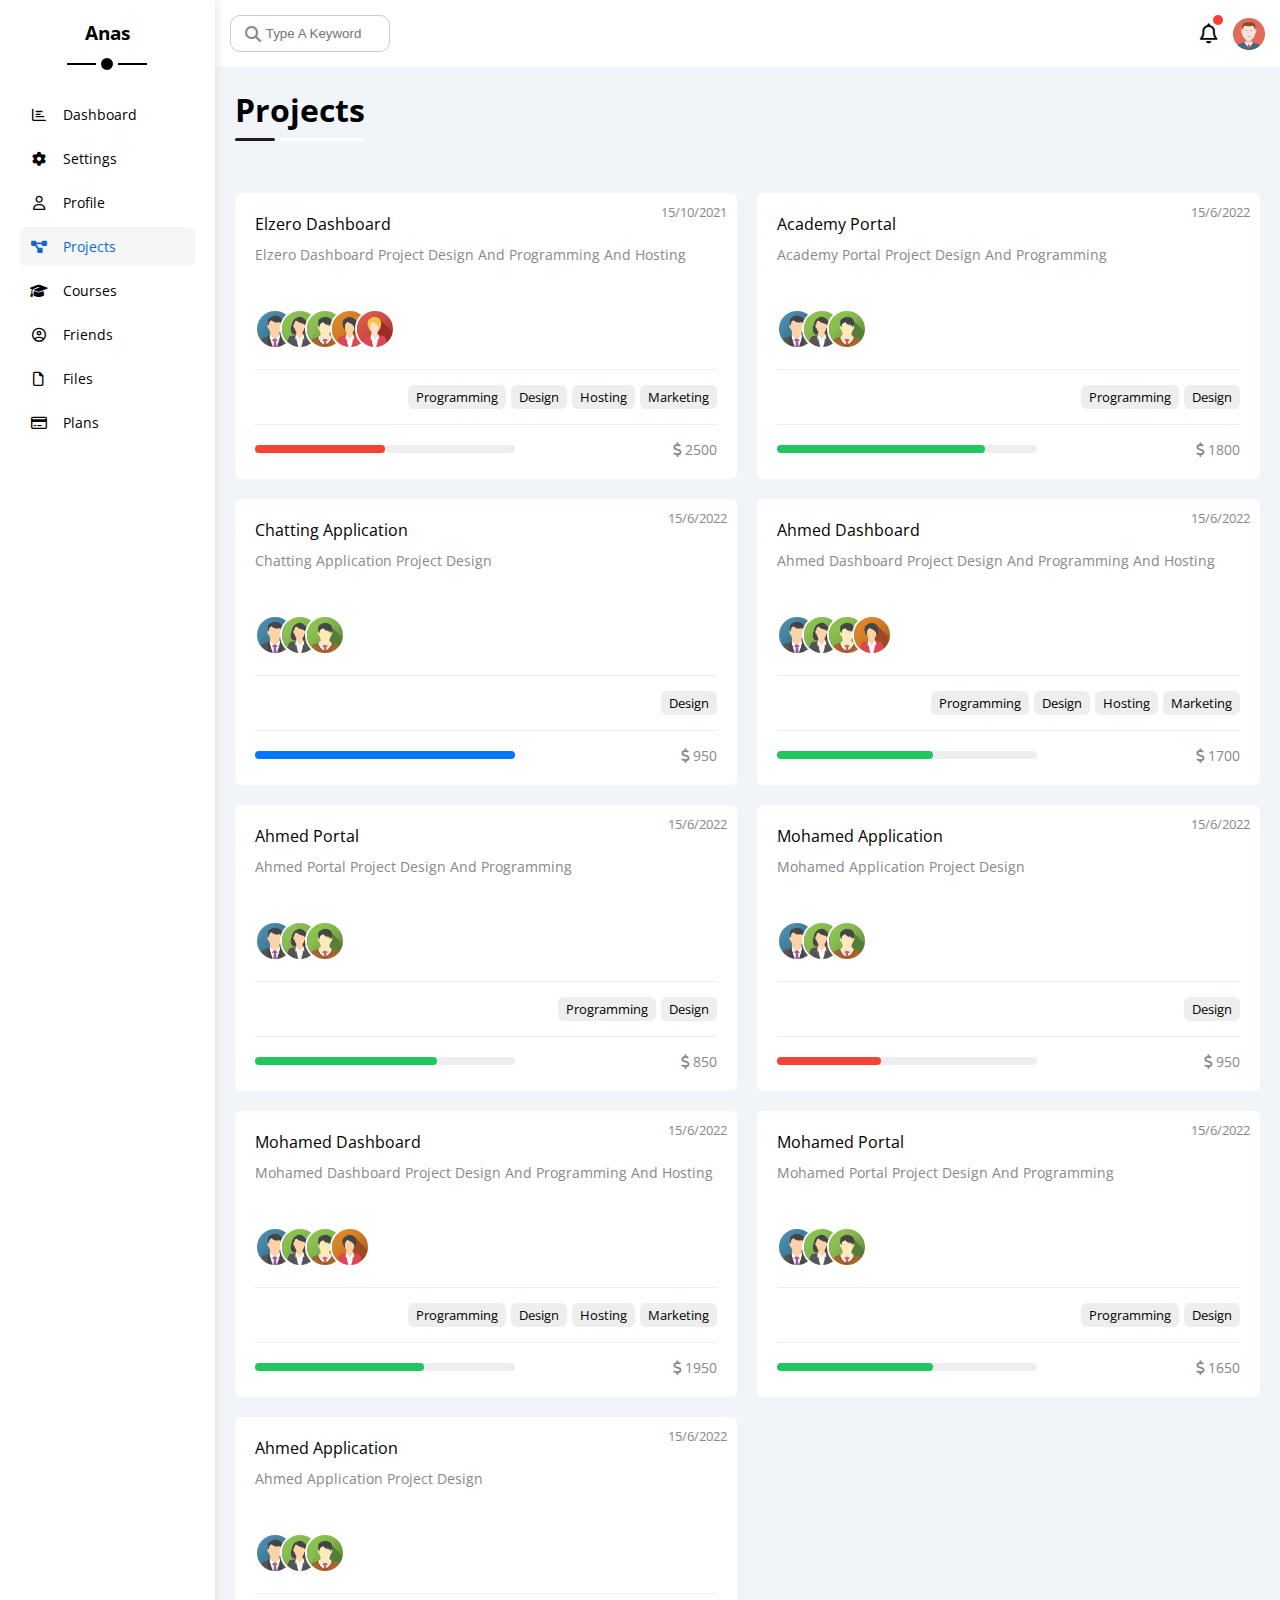
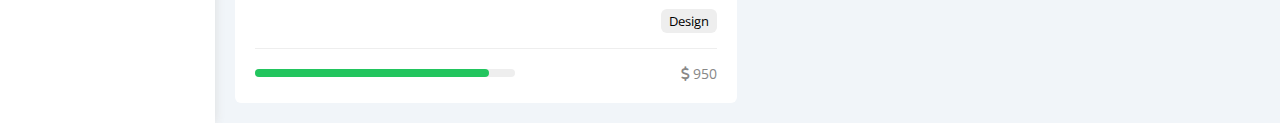
<file: projects.html>
<!DOCTYPE html>
<html lang="en">
<head>
    <meta charset="UTF-8">
    <meta http-equiv="X-UA-Compatible" content="IE=edge">
    <meta name="viewport" content="width=device-width, initial-scale=1.0">
    <link rel="stylesheet" href="css/all.min.css">
    <link rel="stylesheet" href="css/framework.css">
    <link rel="stylesheet" href="css/elsheikh.css">
    <link rel="preconnect" href="https://fonts.googleapis.com" />
    <link rel="preconnect" href="https://fonts.gstatic.com" crossorigin />
    <link href="https://fonts.googleapis.com/css2?family=Open+Sans:wght@300;'500&#038';display=swap" rel="stylesheet" />
    <title>Projects</title>
</head>
<body>
    <div class="page d-flex">
        <div class="sidebar bg-white p-20 p-relative">
            <h3 class="p-relative txt-c mt-0">Anas</h3>
            <ul>
                <li>
                    <a class="d-flex align-center fs-14 c-black b-rad-6 p-10" href="index.html">
                        <i class="fa-regular fa-chart-bar fa-fw"></i>
                        <span class="hide-mobile">Dashboard</span>
                    </a>
                </li>
                <li>
                    <a class="d-flex align-center fs-14 c-black b-rad-6 p-10" href="settings.html">
                        <i class="fa-solid fa-gear fa-fw"></i>
                        <span class="hide-mobile">Settings</span>
                    </a>
                </li>
                <li>
                    <a class="d-flex align-center fs-14 c-black b-rad-6 p-10" href="profile.html">
                        <i class="fa-regular fa-user fa-fw"></i>
                        <span class="hide-mobile">Profile</span>
                    </a>
                </li>
                <li>
                    <a class="active d-flex align-center fs-14 c-black b-rad-6 p-10" href="projects.html">
                        <i class="fa-solid fa-diagram-project fa-fw"></i>
                        <span class="hide-mobile">Projects</span>
                    </a>
                </li>
                <li>
                    <a class="d-flex align-center fs-14 c-black b-rad-6 p-10" href="courses.html">
                        <i class="fa-solid fa-graduation-cap fa-fw"></i>
                        <span class="hide-mobile">Courses</span>
                    </a>
                </li>
                <li>
                    <a class="d-flex align-center fs-14 c-black b-rad-6 p-10" href="friends.html">
                        <i class="fa-regular fa-circle-user fa-fw"></i>
                        <span class="hide-mobile">Friends</span>
                    </a>
                </li>
                <li>
                    <a class="d-flex align-center fs-14 c-black b-rad-6 p-10" href="files.html">
                        <i class="fa-regular fa-file fa-fw"></i>
                        <span class="hide-mobile">Files</span>
                    </a>
                </li>
                <li>
                    <a class="d-flex align-center fs-14 c-black b-rad-6 p-10" href="plans.html">
                        <i class="fa-regular fa-credit-card fa-fw"></i>
                        <span class="hide-mobile">Plans</span>
                    </a>
                </li>
            </ul>
        </div>
        <div class="content w-full">
            <!-- Start Head -->
            <div class="head between-flex bg-white p-15">
                <div class="search p-relative">
                    <input class="p-10" type="search" placeholder="Type A Keyword">
                </div>
                <div class="icons d-flex align-center">
                    <span class="notification p-relative">
                        <i class="fa-regular fa-bell fa-lg"></i>
                    </span>
                    <img src="imgs/avatar.png" alt="">
                </div>
            </div>
            <!-- End Head -->
            <h1><a class="p-relative m-20 mt-0" href="#">Projects</a></h1>
            <div class="projects-page d-grid m-20 gap-20">
                <div class="project bg-white p-20 b-rad-6 p-relative">
                <span class="date fs-13 c-grey">15/10/2021</span>
                <h4 class="m-0">Elzero Dashboard</h4>
                <p class="c-grey mt-10 mb-10 fs-14">Elzero Dashboard Project Design And Programming And Hosting</p>
                <div class="team">
                    <a href="#"><img src="imgs/team-01.png" alt="" /></a>
                    <a href="#"><img src="imgs/team-02.png" alt="" /></a>
                    <a href="#"><img src="imgs/team-03.png" alt="" /></a>
                    <a href="#"><img src="imgs/team-04.png" alt="" /></a>
                    <a href="#"><img src="imgs/team-05.png" alt="" /></a>
                </div>
                <div class="do d-flex">
                    <span class="fs-13 b-rad-6 bg-eee">Programming</span>
                    <span class="fs-13 b-rad-6 bg-eee">Design</span>
                    <span class="fs-13 b-rad-6 bg-eee">Hosting</span>
                    <span class="fs-13 b-rad-6 bg-eee">Marketing</span>
                </div>
                <div class="info between-flex">
                    <div class="prog bg-eee">
                    <span class="bg-red" style="width: 50%"></span>
                    </div>
                    <div class="fs-14 c-grey">
                    <i class="fa-solid fa-dollar-sign"></i>
                    2500
                    </div>
                </div>
                </div>
                <div class="project bg-white p-20 b-rad-6 p-relative">
                <span class="date fs-13 c-grey">15/6/2022</span>
                <h4 class="m-0">Academy Portal</h4>
                <p class="c-grey mt-10 mb-10 fs-14">Academy Portal Project Design And Programming</p>
                <div class="team">
                    <a href="#"><img src="imgs/team-01.png" alt="" /></a>
                    <a href="#"><img src="imgs/team-02.png" alt="" /></a>
                    <a href="#"><img src="imgs/team-03.png" alt="" /></a>
                </div>
                <div class="do d-flex">
                    <span class="fs-13 b-rad-6 bg-eee">Programming</span>
                    <span class="fs-13 b-rad-6 bg-eee">Design</span>
                </div>
                <div class="info between-flex">
                    <div class="prog bg-eee">
                    <span class="bg-green" style="width: 80%"></span>
                    </div>
                    <div class="fs-14 c-grey">
                    <i class="fa-solid fa-dollar-sign"></i>
                    1800
                    </div>
                </div>
                </div>
                <div class="project bg-white p-20 b-rad-6 p-relative">
                <span class="date fs-13 c-grey">15/6/2022</span>
                <h4 class="m-0">Chatting Application</h4>
                <p class="c-grey mt-10 mb-10 fs-14">Chatting Application Project Design</p>
                <div class="team">
                    <a href="#"><img src="imgs/team-01.png" alt="" /></a>
                    <a href="#"><img src="imgs/team-02.png" alt="" /></a>
                    <a href="#"><img src="imgs/team-03.png" alt="" /></a>
                </div>
                <div class="do d-flex">
                    <span class="fs-13 b-rad-6 bg-eee">Design</span>
                </div>
                <div class="info between-flex">
                    <div class="prog bg-eee">
                    <span class="bg-blue" style="width: 100%"></span>
                    </div>
                    <div class="fs-14 c-grey">
                    <i class="fa-solid fa-dollar-sign"></i>
                    950
                    </div>
                </div>
                </div>
                <div class="project bg-white p-20 b-rad-6 p-relative">
                <span class="date fs-13 c-grey">15/6/2022</span>
                <h4 class="m-0">Ahmed Dashboard</h4>
                <p class="c-grey mt-10 mb-10 fs-14">Ahmed Dashboard Project Design And Programming And Hosting</p>
                <div class="team">
                    <a href="#"><img src="imgs/team-01.png" alt="" /></a>
                    <a href="#"><img src="imgs/team-02.png" alt="" /></a>
                    <a href="#"><img src="imgs/team-03.png" alt="" /></a>
                    <a href="#"><img src="imgs/team-04.png" alt="" /></a>
                </div>
                <div class="do d-flex">
                    <span class="fs-13 b-rad-6 bg-eee">Programming</span>
                    <span class="fs-13 b-rad-6 bg-eee">Design</span>
                    <span class="fs-13 b-rad-6 bg-eee">Hosting</span>
                    <span class="fs-13 b-rad-6 bg-eee">Marketing</span>
                </div>
                <div class="info between-flex">
                    <div class="prog bg-eee">
                    <span class="bg-green" style="width: 60%"></span>
                    </div>
                    <div class="fs-14 c-grey">
                    <i class="fa-solid fa-dollar-sign"></i>
                    1700
                    </div>
                </div>
                </div>
                <div class="project bg-white p-20 b-rad-6 p-relative">
                <span class="date fs-13 c-grey">15/6/2022</span>
                <h4 class="m-0">Ahmed Portal</h4>
                <p class="c-grey mt-10 mb-10 fs-14">Ahmed Portal Project Design And Programming</p>
                <div class="team">
                    <a href="#"><img src="imgs/team-01.png" alt="" /></a>
                    <a href="#"><img src="imgs/team-02.png" alt="" /></a>
                    <a href="#"><img src="imgs/team-03.png" alt="" /></a>
                </div>
                <div class="do d-flex">
                    <span class="fs-13 b-rad-6 bg-eee">Programming</span>
                    <span class="fs-13 b-rad-6 bg-eee">Design</span>
                </div>
                <div class="info between-flex">
                    <div class="prog bg-eee">
                    <span class="bg-green" style="width: 70%"></span>
                    </div>
                    <div class="fs-14 c-grey">
                    <i class="fa-solid fa-dollar-sign"></i>
                    850
                    </div>
                </div>
                </div>
                <div class="project bg-white p-20 b-rad-6 p-relative">
                <span class="date fs-13 c-grey">15/6/2022</span>
                <h4 class="m-0">Mohamed Application</h4>
                <p class="c-grey mt-10 mb-10 fs-14">Mohamed Application Project Design</p>
                <div class="team">
                    <a href="#"><img src="imgs/team-01.png" alt="" /></a>
                    <a href="#"><img src="imgs/team-02.png" alt="" /></a>
                    <a href="#"><img src="imgs/team-03.png" alt="" /></a>
                </div>
                <div class="do d-flex">
                    <span class="fs-13 b-rad-6 bg-eee">Design</span>
                </div>
                <div class="info between-flex">
                    <div class="prog bg-eee">
                    <span class="bg-red" style="width: 40%"></span>
                    </div>
                    <div class="fs-14 c-grey">
                    <i class="fa-solid fa-dollar-sign"></i>
                    950
                    </div>
                </div>
                </div>
                <div class="project bg-white p-20 b-rad-6 p-relative">
                <span class="date fs-13 c-grey">15/6/2022</span>
                <h4 class="m-0">Mohamed Dashboard</h4>
                <p class="c-grey mt-10 mb-10 fs-14">Mohamed Dashboard Project Design And Programming And Hosting</p>
                <div class="team">
                    <a href="#"><img src="imgs/team-01.png" alt="" /></a>
                    <a href="#"><img src="imgs/team-02.png" alt="" /></a>
                    <a href="#"><img src="imgs/team-03.png" alt="" /></a>
                    <a href="#"><img src="imgs/team-04.png" alt="" /></a>
                </div>
                <div class="do d-flex">
                    <span class="fs-13 b-rad-6 bg-eee">Programming</span>
                    <span class="fs-13 b-rad-6 bg-eee">Design</span>
                    <span class="fs-13 b-rad-6 bg-eee">Hosting</span>
                    <span class="fs-13 b-rad-6 bg-eee">Marketing</span>
                </div>
                <div class="info between-flex">
                    <div class="prog bg-eee">
                    <span class="bg-green" style="width: 65%"></span>
                    </div>
                    <div class="fs-14 c-grey">
                    <i class="fa-solid fa-dollar-sign"></i>
                    1950
                    </div>
                </div>
                </div>
                <div class="project bg-white p-20 b-rad-6 p-relative">
                <span class="date fs-13 c-grey">15/6/2022</span>
                <h4 class="m-0">Mohamed Portal</h4>
                <p class="c-grey mt-10 mb-10 fs-14">Mohamed Portal Project Design And Programming</p>
                <div class="team">
                    <a href="#"><img src="imgs/team-01.png" alt="" /></a>
                    <a href="#"><img src="imgs/team-02.png" alt="" /></a>
                    <a href="#"><img src="imgs/team-03.png" alt="" /></a>
                </div>
                <div class="do d-flex">
                    <span class="fs-13 b-rad-6 bg-eee">Programming</span>
                    <span class="fs-13 b-rad-6 bg-eee">Design</span>
                </div>
                <div class="info between-flex">
                    <div class="prog bg-eee">
                    <span class="bg-green" style="width: 60%"></span>
                    </div>
                    <div class="fs-14 c-grey">
                    <i class="fa-solid fa-dollar-sign"></i>
                    1650
                    </div>
                </div>
                </div>
                <div class="project bg-white p-20 b-rad-6 p-relative">
                <span class="date fs-13 c-grey">15/6/2022</span>
                <h4 class="m-0">Ahmed Application</h4>
                <p class="c-grey mt-10 mb-10 fs-14">Ahmed Application Project Design</p>
                <div class="team">
                    <a href="#"><img src="imgs/team-01.png" alt="" /></a>
                    <a href="#"><img src="imgs/team-02.png" alt="" /></a>
                    <a href="#"><img src="imgs/team-03.png" alt="" /></a>
                </div>
                <div class="do d-flex">
                    <span class="fs-13 b-rad-6 bg-eee">Design</span>
                </div>
                <div class="info between-flex">
                    <div class="prog bg-eee">
                    <span class="bg-green" style="width: 90%"></span>
                    </div>
                    <div class="fs-14 c-grey">
                    <i class="fa-solid fa-dollar-sign"></i>
                    950
                    </div>
                </div>
                </div>
            </div>
            </div>
    </div>
</body>
</html>
</file>
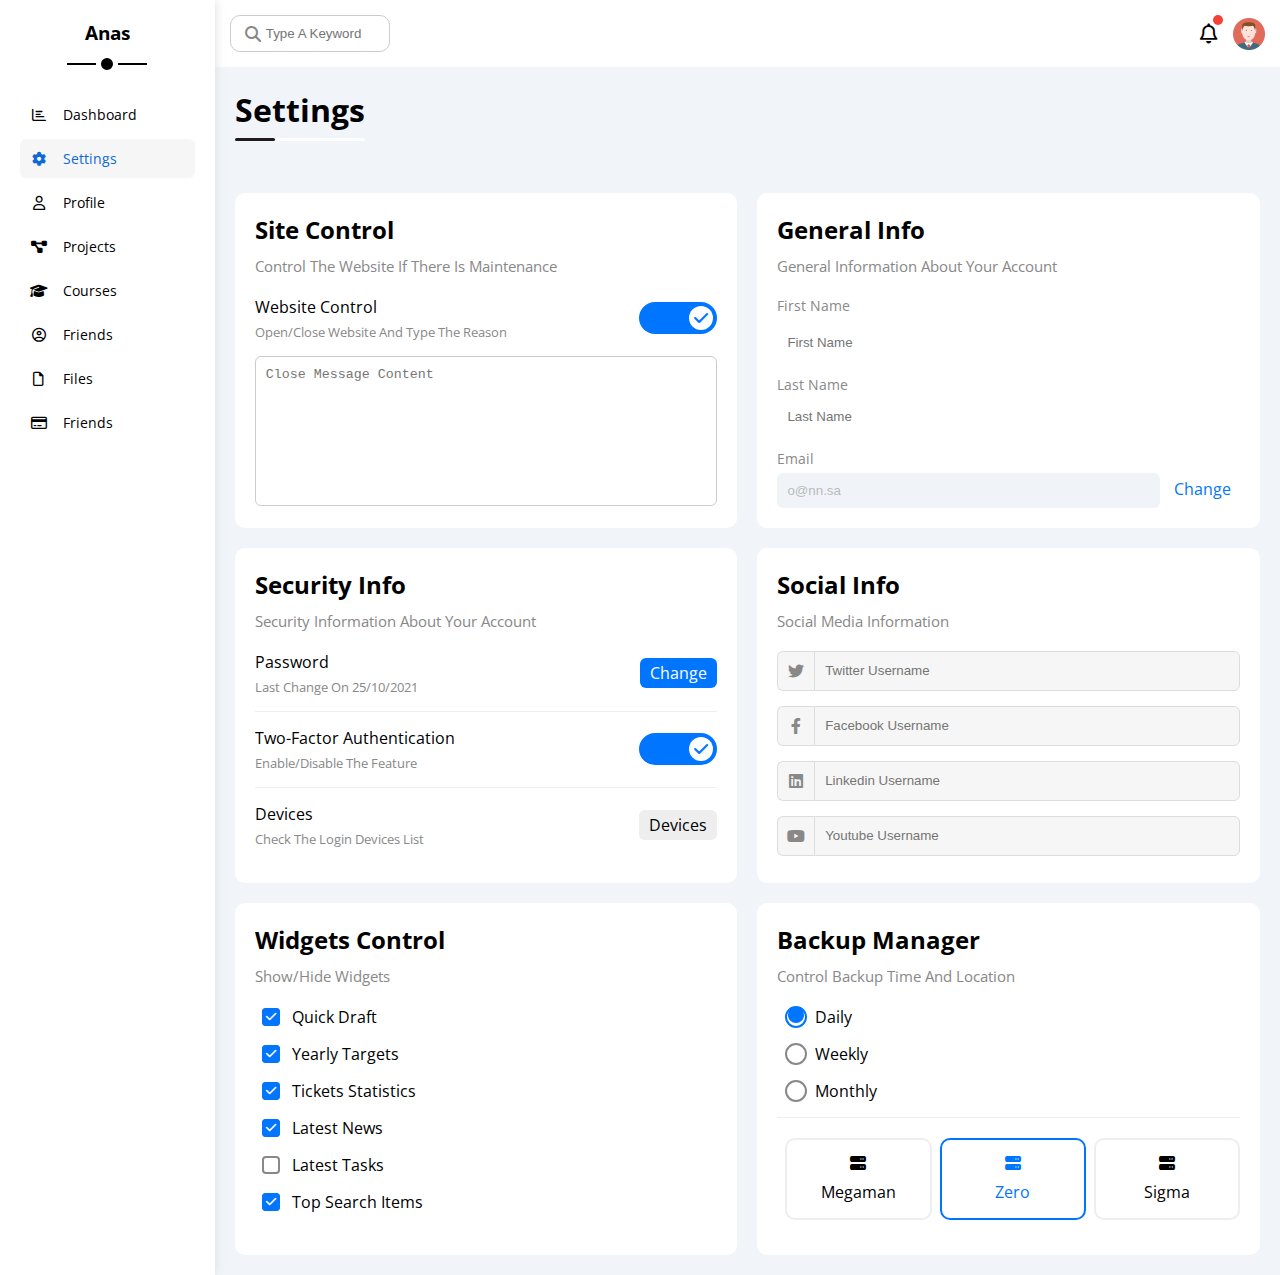
<file: settings.html>
<!DOCTYPE html>
<html lang="en">
<head>
    <meta charset="UTF-8">
    <meta http-equiv="X-UA-Compatible" content="IE=edge">
    <meta name="viewport" content="width=device-width, initial-scale=1.0">
    <link rel="stylesheet" href="css/all.min.css">
    <link rel="stylesheet" href="css/framework.css">
    <link rel="stylesheet" href="css/elsheikh.css">
    <link rel="preconnect" href="https://fonts.googleapis.com" />
    <link rel="preconnect" href="https://fonts.gstatic.com" crossorigin />
    <link href="https://fonts.googleapis.com/css2?family=Open+Sans:wght@300;'500&#038';display=swap" rel="stylesheet" />
    <title>Settings</title>
</head>
<body>
    <div class="page d-flex">
        <div class="sidebar bg-white p-20 p-relative">
            <h3 class="p-relative txt-c mt-0">Anas</h3>
            <ul>
                <li>
                    <a class="d-flex align-center fs-14 c-black b-rad-6 p-10" href="index.html">
                        <i class="fa-regular fa-chart-bar fa-fw"></i>
                        <span class="hide-mobile">Dashboard</span>
                    </a>
                </li>
                <li>
                    <a class="active d-flex align-center fs-14 c-black b-rad-6 p-10" href="settings.html">
                        <i class="fa-solid fa-gear fa-fw"></i>
                        <span class="hide-mobile">Settings</span>
                    </a>
                </li>
                <li>
                    <a class="d-flex align-center fs-14 c-black b-rad-6 p-10" href="profile.html">
                        <i class="fa-regular fa-user fa-fw"></i>
                        <span class="hide-mobile">Profile</span>
                    </a>
                </li>
                <li>
                    <a class="d-flex align-center fs-14 c-black b-rad-6 p-10" href="projects.html">
                        <i class="fa-solid fa-diagram-project fa-fw"></i>
                        <span class="hide-mobile">Projects</span>
                    </a>
                </li>
                <li>
                    <a class="d-flex align-center fs-14 c-black b-rad-6 p-10" href="courses.html">
                        <i class="fa-solid fa-graduation-cap fa-fw"></i>
                        <span class="hide-mobile">Courses</span>
                    </a>
                </li>
                <li>
                    <a class="d-flex align-center fs-14 c-black b-rad-6 p-10" href="friends.html">
                        <i class="fa-regular fa-circle-user fa-fw"></i>
                        <span class="hide-mobile">Friends</span>
                    </a>
                </li>
                <li>
                    <a class="d-flex align-center fs-14 c-black b-rad-6 p-10" href="files.html">
                        <i class="fa-regular fa-file fa-fw"></i>
                        <span class="hide-mobile">Files</span>
                    </a>
                </li>
                <li>
                    <a class="d-flex align-center fs-14 c-black b-rad-6 p-10" href="plans.html">
                        <i class="fa-regular fa-credit-card fa-fw"></i>
                        <span class="hide-mobile">Friends</span>
                    </a>
                </li>
            </ul>
        </div>
        <div class="content w-full">
            <!-- Start Head -->
            <div class="head between-flex bg-white p-15">
                <div class="search p-relative">
                    <input class="p-10" type="search" placeholder="Type A Keyword">
                </div>
                <div class="icons d-flex align-center">
                    <span class="notification p-relative">
                        <i class="fa-regular fa-bell fa-lg"></i>
                    </span>
                    <img src="imgs/avatar.png" alt="">
                </div>
            </div>
            <!-- End Head -->
            <h1><a class="p-relative m-20 mt-0" href="#">Settings</a></h1>
            <div class="settings-page m-20 d-grid gap-20">
                <!-- Start Settings Box -->
                <div class="p-20 bg-white b-rad-10">
                <h2 class="mt-0 mb-10">Site Control</h2>
                <p class="mt-0 mb-20 c-grey fs-15">Control The Website If There Is Maintenance</p>
                <div class="mb-15 between-flex">
                    <div>
                    <span>Website Control</span>
                    <p class="c-grey mt-5 mb-0 fs-13">Open/Close Website And Type The Reason</p>
                    </div>
                    <div>
                    <label>
                        <input class="toggle-checkbox" type="checkbox" checked />
                        <div class="toggle-switch"></div>
                    </label>
                    </div>
                </div>
                <textarea class="close-message p-10 b-rad-6 d-block w-full" placeholder="Close Message Content"></textarea>
                </div>
                <!-- End Settings Box -->
                <!-- Start Settings Box -->
                <div class="p-20 bg-white b-rad-10">
                <h2 class="mt-0 mb-10">General Info</h2>
                <p class="mt-0 mb-20 c-grey fs-15">General Information About Your Account</p>
                <div class="mb-15">
                    <label class="fs-14 c-grey d-block mb-10" for="first">First Name</label>
                    <input
                    class="b-none border-ccc p-10 b-rad-6 d-block w-full"
                    type="text"
                    id="first"
                    placeholder="First Name"
                    />
                </div>
                <div class="mb-15">
                    <label class="fs-14 c-grey d-block mb-5" for="last">Last Name</label>
                    <input
                    class="b-none border-ccc p-10 b-rad-6 d-block w-full"
                    id="last"
                    type="text"
                    placeholder="Last Name"
                    />
                </div>
                <div>
                    <label class="fs-14 c-grey d-block mb-5" for="email">Email</label>
                    <input
                    class="email b-none border-ccc p-10 b-rad-6 w-full mr-10"
                    id="email"
                    type="email"
                    value="o@nn.sa"
                    disabled
                    />
                    <a class="c-blue" href="#">Change</a>
                </div>
                </div>
                <!-- End Settings Box -->
                <!-- Start Settings Box -->
                <div class="p-20 bg-white b-rad-10">
                <h2 class="mt-0 mb-10">Security Info</h2>
                <p class="mt-0 mb-20 c-grey fs-15">Security Information About Your Account</p>
                <div class="sec-box mb-15 between-flex">
                    <div>
                    <span>Password</span>
                    <p class="c-grey mt-5 mb-0 fs-13">Last Change On 25/10/2021</p>
                    </div>
                    <a class="button bg-blue c-white btn-shape" href="#">Change</a>
                </div>
                <div class="sec-box mb-15 between-flex">
                    <div>
                    <span>Two-Factor Authentication</span>
                    <p class="c-grey mt-5 mb-0 fs-13">Enable/Disable The Feature</p>
                    </div>
                    <label>
                    <input class="toggle-checkbox" type="checkbox" checked />
                    <div class="toggle-switch"></div>
                    </label>
                </div>
                <div class="sec-box between-flex">
                    <div>
                    <span>Devices</span>
                    <p class="c-grey mt-5 mb-0 fs-13">Check The Login Devices List</p>
                    </div>
                    <a class="bg-eee c-black btn-shape" href="#">Devices</a>
                </div>
                </div>
                <!-- End Settings Box -->
                <!-- Start Settings Box -->
                <div class="social-boxes p-20 bg-white b-rad-10">
                <h2 class="mt-0 mb-10">Social Info</h2>
                <p class="mt-0 mb-20 c-grey fs-15">Social Media Information</p>
                <div class="d-flex align-center mb-15">
                    <i class="fa-brands fa-twitter center-flex c-grey"></i>
                    <input class="w-full" type="text" placeholder="Twitter Username" />
                </div>
                <div class="d-flex align-center mb-15">
                    <i class="fa-brands fa-facebook-f center-flex c-grey"></i>
                    <input class="w-full" type="text" placeholder="Facebook Username" />
                </div>
                <div class="d-flex align-center mb-15">
                    <i class="fa-brands fa-linkedin center-flex c-grey"></i>
                    <input class="w-full" type="text" placeholder="Linkedin Username" />
                </div>
                <div class="d-flex align-center">
                    <i class="fa-brands fa-youtube center-flex c-grey"></i>
                    <input class="w-full" type="text" placeholder="Youtube Username" />
                </div>
                </div>
                <!-- End Settings Box -->
                <!-- Start Settings Box -->
                <div class="widgets-control p-20 bg-white b-rad-10">
                <h2 class="mt-0 mb-10">Widgets Control</h2>
                <p class="mt-0 mb-20 c-grey fs-15">Show/Hide Widgets</p>
                <div class="control d-flex align-center mb-15">
                    <input type="checkbox" id="one" checked />
                    <label for="one">Quick Draft</label>
                </div>
                <div class="control d-flex align-center mb-15">
                    <input type="checkbox" id="two" checked />
                    <label for="two">Yearly Targets</label>
                </div>
                <div class="control d-flex align-center mb-15">
                    <input type="checkbox" id="three" checked />
                    <label for="three">Tickets Statistics</label>
                </div>
                <div class="control d-flex align-center mb-15">
                    <input type="checkbox" id="four" checked />
                    <label for="four">Latest News</label>
                </div>
                <div class="control d-flex align-center mb-15">
                    <input type="checkbox" id="five" />
                    <label for="five">Latest Tasks</label>
                </div>
                <div class="control d-flex align-center mb-15">
                    <input type="checkbox" id="six" checked />
                    <label for="six">Top Search Items</label>
                </div>
                </div>
                <!-- End Settings Box -->
                <!-- Start Settings Box -->
                <div class="backup-control p-20 bg-white b-rad-10">
                <h2 class="mt-0 mb-10">Backup Manager</h2>
                <p class="mt-0 mb-20 c-grey fs-15">Control Backup Time And Location</p>
                <div class="date d-flex align-center mb-15">
                    <input type="radio" name="time" id="daily" checked />
                    <label for="daily">Daily</label>
                </div>
                <div class="date d-flex align-center mb-15">
                    <input type="radio" name="time" id="weekly" />
                    <label for="weekly">Weekly</label>
                </div>
                <div class="date d-flex align-center mb-15">
                    <input type="radio" name="time" id="monthly" />
                    <label for="monthly">Monthly</label>
                </div>
                <div class="servers d-flex align-center txt-c">
                    <input type="radio" name="servers" id="server-one" />
                    <div class="server mb-15 b-rad-10 w-full">
                    <label class="d-block m-15" for="server-one">
                        <i class="fa-solid fa-server d-block mb-10"></i>
                        Megaman
                    </label>
                    </div>
                    <input type="radio" name="servers" id="server-two" checked />
                    <div class="server mb-15 b-rad-10 w-full">
                    <label class="d-block m-15" for="server-two">
                        <i class="fa-solid fa-server d-block mb-10"></i>
                        Zero
                    </label>
                    </div>
                    <input type="radio" name="servers" id="server-three" />
                    <div class="server mb-15 b-rad-10 w-full">
                    <label class="d-block m-15" for="server-three">
                        <i class="fa-solid fa-server d-block mb-10"></i>
                        Sigma
                    </label>
                    </div>
                </div>
                </div>
                <!-- End Settings Box -->
        </div>
            </div>
    </div>
</body>
</html>
</file>
<file: css/framework.css>
:root {
    --blue-color: #0075ff;
    --blue-alt-color: #0d69d5;
    --orange-color: #f59e0b;
    --green-color: #22c55e;
    --red-color: #f44336;
    --grey-color: #888;
}
/* Start Box */
.d-block {
    display: block;
}
.d-grid {
    display: grid;
}
.gap-20 {
    gap: 20px;
}
.d-flex {
    display: flex;
}
.f-wrap {
    flex-wrap: wrap;
}
.flex-1 {
    flex: 1;
}
.flex-column {
    flex-direction: column;
}
.align-center {
    align-items: center;
}
.space-between {
    justify-content: space-between;
}
.justify-center {
    justify-content: center;
}
/* End Box */
/* Start Padding + Margin + Width */
.pb-0 {
    padding: 0;
}
.p-5 {
    padding: 5px;
}
.p-10 {
    padding: 10px;
}
.p-15 {
    padding: 15px;
}
.p-20 {
    padding: 20px;
}
.pt-0 {
    padding-top: 0;
}
.pt-5 {
    padding-top: 5px;
}
.pt-10 {
    padding-top: 10px;
}
.pt-15 {
    padding-top: 15px;
}
.pt-20 {
    padding-top: 20px;
}
.pr-0 {
    padding-right: 0;
}
.pr-5 {
    padding-right: 5px;
}
.pr-10 {
    padding-right: 10px;
}
.pr-15 {
    padding-right: 15px;
}
.pr-20 {
    padding-right: 20px;
}
.pb-0 {
    padding-bottom: 0;
}
.pb-5 {
    padding-bottom: 5px;
}
.pb-10 {
    padding-bottom: 10px;
}
.pb-15 {
    padding-bottom: 15px;
}
.pb-20 {
    padding-bottom: 20px;
}
.pl-0 {
    padding-left: 0;
}
.pl-5 {
    padding-left: 5px;
}
.pl-10 {
    padding-left: 10px;
}
.pl-15 {
    padding-left: 15px;
}
.pl-20 {
    padding-left: 20px;
}
.pl-25 {
    padding-left: 25px;
}
.mlr-auto {
    margin-left: auto;
    margin-right: auto;
}
.m-0 {
    margin: 0;
}
.m-5 {
    margin: 5px;
}
.m-10 {
    margin: 10px;
}
.m-15 {
    margin: 15px;
}
.m-20 {
    margin: 20px;
}
.m-25{
    margin: 25px;
}
.mt-0 {
    margin-top: 0;
}
.mt-5 {
    margin-top: 5px;
}
.mt-10 {
    margin-top: 10px;
}
.mt-15 {
    margin-top: 15px;
}
.mt-20 {
    margin-top: 20px;
}
.mt-25 {
    margin-top: 25px;
}
.mr-0 {
    margin-right: 0;
}
.mr-5 {
    margin-right: 5px;
}
.mr-10 {
    margin-right: 10px;
}
.mr-15 {
    margin-right: 15px;
}
.mr-20 {
    margin-right: 20px;
}
.mr-25 {
    margin-right: 25px;
}
.mb-0 {
    margin-bottom: 0;
}
.mb-5 {
    margin-bottom: 5px;
}
.mb-10 {
    margin-bottom: 10px;
}
.mb-15 {
    margin-bottom: 15px;
}
.mb-20 {
    margin-bottom: 20px;
}
.mb-25 {
    margin-bottom: 25px;
}
.ml-0 {
    margin-left: 0;
}
.ml-5 {
    margin-left: 5px;
}
.ml-10 {
    margin-left: 10px;
}
.ml-15 {
    margin-left: 15px;
}
.ml-20 {
    margin-left: 20px;
}
.ml-25 {
    margin-left: 25px;
}
.w-full {
    width: 100%;
}
.h-full {
    height: 100%;
}
.w-100 {
    width: 100px;
}
.h-100 {
    height: 100px;
}
/* End Padding + Margin */
/* Start Color */
.bg-white {
    background-color: white;
}
.bg-blue {
    background-color: var(--blue-color);
}
.bg-green {
    background-color: var(--green-color);
}
.bg-orange {
    background-color: var(--orange-color);
}
.bg-red {
    background-color: var(--red-color);
}
.bg-eee {
    background-color: #eee;
}
.c-black {
    color: black;
}
.c-blue {
    color: var(--blue-color);
}
.c-green {
    color: var(--green-color);
}
.c-orange {
    color: var(--orange-color);
}
.c-white {
    color: white;
}
.c-red {
    color: var(--red-color);
}
.c-grey {
    color: var(--grey-color);
}
/* End Color */
/* Start Position */
.p-relative {
    position: relative;
}
/* End Position */
/* Start Font + Width*/
.txt-c {
    text-align: center;
}
.fs-13 {
    font-size: 13px;
}
.fs-14 {
    font-size: 14px;
}
.fs-15 {
    font-size: 15px;
}
.fs-16 {
    font-size: 16px;
}
.fs-17 {
    font-size: 17px;
}
.fs-18 {
    font-size: 18px;
}
.fs-19 {
    font-size: 19px;
}
.fs-20 {
    font-size: 20px;
}
.fs-21 {
    font-size: 21px;
}
.fs-22 {
    font-size: 22px;
}
.fs-23 {
    font-size: 23px;
}
.fs-24 {
    font-size: 24px;
}
.fs-25 {
    font-size: 25px;
}
.w-fit {
    width: fit-content;
}
.fw-bold {
    font-weight: bold;
}
/* End Font */
/* Start Border */
.b-none {
    border: none;
}
.b-0 {
    border: 0;
}
.b-rad-6 {
    border-radius: 6px;
}
.b-rad-10 {
    border-radius: 10px;
}
.rad-half {
    border-radius: 50%;
}
/* End Border */
/* Srart Median Mobile */
@media (max-width: 767px) {
    .hide-mobile {
        display: none;
    }
    .txt-c-mobile {
        text-align: center;
    }
    .block-mobile {
        display: block;
    }
}
/* End Median Mobile */
/* Start Components */
.center-flex {
    display: flex;
    align-items: center;
    justify-content: center;
}
.between-flex {
    display: flex;
    align-items: center;
    justify-content: space-between;
}
.btn-shape {
    padding: 4px 10px;
    border-radius: 6px;
}
/* End Components */
</file>
<file: css/elsheikh.css>
:root {
    --blue-color: #0075ff;
    --blue-alt-color: #0d69d5;
    --orange-color: #f59e0b;
    --green-color: #22c55e;
    --red-color: #f44336;
    --grey-color: #888;
}
  * {
    box-sizing: border-box;
}
body {
    font-family: "Open Sans", sans-serif;
    margin: 0;
}
*:focus {
    outline: none;
}
a {
    text-decoration: none;
}
ul {
    list-style: none;
    padding: 0;
}
::-webkit-scrollbar {
    width: 15px;
}
::-webkit-scrollbar-track {
    background-color: white;
}
::-webkit-scrollbar-thumb {
    background-color: var(--blue-color);
}
::-webkit-scrollbar-thumb:hover {
    background-color: var(--blue-alt-color);
}
.page {
    background-color: #f1f5f9;
    min-height: 100vh;
}
/* Start Sidebar */
.sidebar {
    width: 250px;
    box-shadow: 0 0 10px #ddd;
}
.sidebar > h3 {
    margin-bottom: 50px;
}
.sidebar > h3::after,
.sidebar > h3::before {
    content: '';
    position: absolute;
    background-color: black;
    left: 50%;
    transform: translateX(-50%);
}
.sidebar > h3::after {
    width: 80px;
    height: 2px;
    bottom: -20px;
}
.sidebar > h3::before {
    width: 12px;
    height: 12px;
    border: 5px solid #fff;
    border-radius: 50%;
    bottom: -30px;
    z-index: 1;
}
.sidebar ul li a {
    transition: 0.3s;
    margin-bottom: 5px;
}
.sidebar ul li a:hover,
.sidebar ul li .active {
    background-color: #f6f6f6;
    color: var(--blue-alt-color);
}
.sidebar ul li a span {
    margin-left: 15px;
}
@media (max-width: 767px) {
    .sidebar {
        width: 58px;
        padding: 10px;
    }
    .sidebar > h3 {
        font-size: 13px;
        margin-bottom: 15px;
    }
    .sidebar > h3::after,
    .sidebar > h3::before {
        display: none;
}
}
/* End Sidebar */
/* Start Content */
.content {
    overflow: hidden;
}
.head .search::before {
    font-family: var(--fa-style-family-classic);
    content: "\f002";
    font-weight: 900;
    position: absolute;
    top: 50%;
    left: 15px;
    transform: translateY(-50%);
    color: var(--grey-color);
}
.head .search input {
    padding-left: 35px;
    border-radius: 10px;
    border: #ccc 1px solid;
    width: 160px;
    transition: width 0.3s;
}
.head .search input:focus {
    width: 200px;
    border-color: var(--grey-color);
}
.head .search input:focus::placeholder {
    opacity: 0;
}
.head .icons .notification::before {
    content: '';
    position: absolute;
    width: 10px;
    height: 10px;
    background-color: var(--red-color);
    border-radius: 50%;
    top: -8px;
    right: -5px;
}
.head .icons img {
    width: 32px;
    height: 32px;
    margin-left: 15px;
} 
.page h1 a {
    margin-bottom: 40px;
    font-weight: bold;
    display: inline-block;
    color: #000;
}

.page .content h1 a:hover {
    color: var(--blue-alt-color);
}
.page .content h1 a:hover::after {
    width: 100%;
    background-color: var(--blue-alt-color);
}
.page .content h1 a::before,
.page .content h1 a::after {
    content: "";
    position: absolute;
    height: 3px;
    bottom: -10px;
    left: 0;
    border-radius: 5px;
}
.page .content h1 a::before {
    width: 100%;
    background-color: white;
}
.page .content h1 a::after {
    width: 40px;
    background-color: rgb(33, 26, 26);
    transition: 0.3s;
}
.wrapper {
    grid-template-columns: repeat(auto-fill, minmax(450px, 1fr));
}
@media (max-width: 767px) {
    .wrapper {
    grid-template-columns: minmax(200px, 1fr);
    margin-left: 10px;
    margin-right: 10px;
    gap: 10px;
    }
}
/* End Content */
/* Start Welcome Widget */
.welcome {
    overflow: hidden;
}
.welcome .avatar {
    width: 64px;
    height: 64px;
    border-radius: 50%;
    padding: 2px;
    border: 2px solid white;
    box-shadow: 0 0 5px #ddd;
    margin-top: -32px;
}
.welcome .visit {
    margin: 0 15px 15px auto;
    transition: 0.3s;
}
.welcome .visit:hover {
    background-color: var(--blue-alt-color);
}
@media (max-width: 767px) {
    .welcome .intro {
    padding-bottom: 30px;
    }
    .welcome .avatar {
    margin-left: 0;
    }
    .welcome .body > div:not(:last-child) {
    margin-bottom: 20px;
    }
}
.welcome .intro img {
    width: 200px;
}
.welcome .body {
    border-top: 1px solid #eee;
    border-bottom: 1px solid #eee;
}
.welcome .body > div {
    flex: 1;
}
.welcome .visit {
    margin: 0 15px 15px auto;
}
/* End Welcome Widget */
/* Start Quick Draft Widget */
.quick-draft form textarea {
    resize: none;
    min-height: 180px
}
.quick-draft form input[type="submit"] {
    margin: 0 15px 15px auto;
    cursor: pointer;
}
/* End Quick Draft Widget */
/* Start Targets */
.targets .target-row .icon {
    width: 80px;
    height: 80px;
    margin-right: 10px;
}
.targets .target-row .details {
    flex: 1;
}
.targets .target-row .details .progress {
    height: 3px;
}
.targets .target-row .details .progress > span {
    position: absolute;
    left: 0;
    top: 0;
    height: 100%;
}
.targets .target-row .details .progress > span span {
    position: absolute;
    bottom: 16px;
    right: -16px;
    color: white;
    padding: 2px 5px;
    border-radius: 6px;
    font-size: 13px;
}
.targets .target-row .details .progress > span span::after {
    content: "";
    position: absolute;
    border-color: transparent;
    border-style: solid;
    border-width: 5px;
    bottom: -10px;
    left: 50%;
    transform: translateX(-50%);
}
.targets .target-row .details .progress > .blue span::after{
    border-top-color: var(--blue-color);
}
.targets .target-row .details .progress > .orange span::after{
    border-top-color: var(--orange-color);
}
.targets .target-row .details .progress > .green span::after{
    border-top-color: var(--green-color);
}
.blue .icon,
.blue .progress {
    background-color: rgb(0 117 255 / 20%);
}
.orange .icon,
.orange .progress {
    background-color: rgb(245 158 11 / 20%);
}
.green .icon,
.green .progress {
    background-color: rgb(34 197 94 / 20%);
}
/* End Targets */
/* Start Statistics */
.statistics > div {
    grid-template-columns: repeat(auto-fill, minmax(200px, 1fr));
}
@media (max-width: 767px) {
    .statistics > div {
    grid-template-columns: minmax(200px, 1fr);
    margin-left: 10px;
    margin-right: 10px;
    gap: 10px;
    }
}
.statistics .box {
    border: 1px solid #ccc;
}
/* End Statistics */
/* Start Latest News */
.latest-news .news-row {
    border-bottom: 1px solid #eee;
}
.latest-news .last {
    border: none;
}
.latest-news .news-row img {
    width: 100px;
    height: 57px;
    border-radius: 6px;
    margin-right: 15px;
}
.latest-news .news-row .info {
    flex: 1;
}
@media (max-width: 767px) {
    .latest-news .news-row {
        flex-direction: column;
    }
    .latest-news .news-row img {
        margin-bottom: 15px;
        margin-right: 0;
    }
    .latest-news .news-row .info {
        margin-bottom: 15px;
    }
    .latest-news .news-row .info h4 {
        margin-bottom: 10px;
    }
}
/* End Latest News */
/* Start Tasks */
.tasks .text-row:not(:last-of-type) {
    border-bottom: 1px solid #ddd;
    padding-bottom: 15px;
    margin-bottom: 15px;
}
.tasks .done {
    opacity: 0.3;
}
.tasks .done .info {
    text-decoration: line-through;
}
.tasks .text-row .delete {
    transition: 0.3;
    cursor: pointer;
}
.tasks .text-row .delete:hover{
    color: var(--red-color);
}
/* End Tasks */
/* Start Uploads */
.uploads .info:not(:last-of-type) {
    border-bottom: 1px solid #ddd;
}
.uploads .info .text {
    flex: 1;
}
/* End Uploads */
/* Start Project Progress */
.project-progress ul::before {
    content: "";
    position: absolute;
    height: 100%;
    width: 2px;
    background-color: var(--blue-color);
    left: 4px;
    top: 0;
}
.project-progress ul li::before {
    content: "";
    position: absolute;
    left: -7px;
    border: 2px solid white;
    outline: 2px solid var(--blue-color);
    border-radius: 50%;
    background-color: white;
    width: 20px;
    height: 20px;
}
.project-progress ul .done::before {
    background-color: var(--blue-color);
}
.project-progress ul .curant::before {
    animation: change-color .8s infinite alternate;
}
.project-progress img {
    position: absolute;
    width: 200px;
    opacity: 0.3;
    bottom: 5px;
    right: 5px;
}
/* End Project Progress */
/* Start Reminders */
.reminders ul li >span {
    width: 15px;
    height: 15px;
    border-radius: 50%;
}
.reminders ul li:nth-child(1) >div {
    border-left: 2px solid var(--blue-color);
}
.reminders ul li:nth-child(2) >div {
    border-left: 2px solid var(--green-color);
}
.reminders ul li:nth-child(3) >div {
    border-left: 2px solid var(--orange-color);
}
.reminders ul li:nth-child(4) >div {
    border-left: 2px solid var(--red-color);
}
/* End Reminders */
/* Start Post */
.post .t-prag {
    line-height: 1.8;
    min-height: 140px;
    border-top: 1px solid #eee;
    border-bottom: 1px solid #eee;
    letter-spacing: 1.8;
}
/* End Post */
/* Start Social Media */
.social-media .box {
    padding-left: 70px;
}
.social-media .box i {
    position: absolute;
    left: 0;
    top: 0;
    width: 52px;
    transition: 0.3s;
}
/* .social-media .box i:hover {
    transform: rotate(-5deg);
} */
.social-media .icons .facebook {
    background-color: rgb(24 119 242 / 20%);
    color: #1da1f2;
}
.social-media .icons .facebook i {
    background-color:#1da1f2;
}
.social-media .icons .facebook a {
    background-color:#1da1f2;
}
.social-media .facebook a:hover,
.social-media .facebook i:hover {
    color: #1da1f2;
    background-color: white;
}
.social-media .icons .twitter {
    background-color: rgb(29 161 242 / 20%);
    color: #1da1f2;
}
.social-media .icons .twitter i {
    background-color:#1da1f2;
}
.social-media .icons .twitter a {
    background-color:#1da1f2;
}
.social-media .twitter a:hover,
.social-media .twitter i:hover {
    color: #1da1f2;
    background-color: white;
}
.social-media .icons .youtube {
    background-color: rgb(255 0 0 / 20%);
    color: #ff0000;
}
.social-media .icons .youtube i {
    background-color:#ff0000;
}
.social-media .icons .youtube a {
    background-color:#ff0000;
}
.social-media .youtube a:hover,
.social-media .youtube i:hover {
    color: #ff0000;
    background-color: white;
}
.social-media .icons .linkedin {
    background-color: rgb(0 119 181 / 20%);
    color: #0077b5;
}
.social-media .icons .linkedin i {
    background-color:#0077b5;
}
.social-media .icons .linkedin a {
    background-color:#0077b5;
}
.social-media .linkedin a:hover,
.social-media .linkedin i:hover {
    color: #0077b5;
    background-color: white;
}
/* End Social Media */
/* Start Projects Table */
.projects .responsive-table {
    overflow-x: auto;
}
.projects table {
    min-width: 1000px;
    border-spacing: 0;
}
.projects thead td {
    background-color: #eee;
    font-weight: bold;
}
.projects table td {
    padding: 15px;
}
.projects tbody td {
    border-bottom: 1px solid #eee;
    border-left: 1px solid #eee;
    transition: 0.3s;
}
.projects table tbody tr td:last-child {
    border-right: 1px solid #eee;
}
.projects tbody tr:hover td {
    background-color: #faf7f7;
}
.projects table tbody tr td .orange:hover {
    color: var(--orange-color);
    background-color: white;
    cursor: pointer;
}
.projects table tbody tr td .blue:hover {
    color: var(--blue-color);
    background-color: white;
    cursor: pointer;
}
.projects table tbody tr td .green:hover {
    color: var(--green-color);
    background-color: white;
    cursor: pointer;
}
.projects table tbody tr td .red:hover {
    color: var(--red-color);
    background-color: white;
    cursor: pointer;
}
.projects table img {
    width: 32px;
    height: 32px;
    border-radius: 50%;
    padding: 2px;
    background-color: white;
}
.projects table img:not(:first-child) {
    margin-left: -20px;
}
.projects table .label {
    font-size: 13px;
}
/* End Projects Table */
/* Start Settings */
.settings-page {
    grid-template-columns: repeat(auto-fill, minmax(500px, 1fr));
}
@media (max-width: 767px) {
    .settings-page {
    grid-template-columns: minmax(100px, 1fr);
    margin-left: 10px;
    margin-right: 10px;
    gap: 10px;
    }
}
.settings-page .close-message {
    border: 1px solid #ccc;
    resize: none;
    min-height: 150px;
}
.settings-page .email {
    display: inline-flex;
    width: calc(100% - 80px);
}
.settings-page .sec-box {
    padding-bottom: 15px;
}
.settings-page .sec-box:not(:last-of-type) {
    border-bottom: 1px solid #eee;
}
.settings-page .sec-box .button {
    transition: 0.3s;
}
.settings-page .sec-box .button:hover {
    background-color: var(--blue-alt-color);
}
.settings-page .social-boxes i {
    width: 40px;
    height: 40px;
    background-color: #f6f6f6;
    border: 1px solid #ddd;
    border-right: none;
    border-radius: 6px 0 0 6px;
    transition: 0.3s;
}
.settings-page .social-boxes input {
    height: 40px;
    background-color: #f6f6f6;
    border: 1px solid #ddd;
    padding-left: 10px;
    border-radius: 0 6px 6px 0;
}
.settings-page .social-boxes > div:focus-within i {
    color: black;
}
.widgets-control .control input[type="checkbox"] {
    -webkit-appearance: none;
    appearance: none;
}
.widgets-control .control label {
    padding-left: 30px;
    cursor: pointer;
    position: relative;
}
.widgets-control .control label::before,
.widgets-control .control label::after {
    position: absolute;
    left: 0;
    top: 50%;
    margin-top: -9px;
    border-radius: 4px;
}
.widgets-control .control label::before {
    content: "";
    width: 14px;
    height: 14px;
    border: 2px solid var(--grey-color);
}
.widgets-control .control label:hover::before {
    border-color: var(--blue-alt-color);
}
.widgets-control .control label::after {
    font-family: var(--fa-style-family-classic);
    content: "\f00c";
    font-weight: 900;
    background-color: var(--blue-color);
    color: white;
    font-size: 12px;
    width: 18px;
    height: 18px;
    display: flex;
    justify-content: center;
    align-items: center;
    transform: scale(0) rotate(360deg);
    transition: 0.3s;
}
.widgets-control .control input[type="checkbox"]:checked + label::after {
    transform: scale(1);
}
.backup-control input[type="radio"] {
    -webkit-appearance: none;
    appearance: none;
}
.backup-control .date label {
    padding-left: 30px;
    cursor: pointer;
    position: relative;
}
.backup-control .date label::before {
    content: "";
    position: absolute;
    top: 50%;
    left: 0;
    margin-top: -11px;
    width: 18px;
    height: 18px;
    border: 2px solid var(--grey-color);
    border-radius: 50%;
}
.backup-control .date label::after {
    content: "";
    position: absolute;
    left: 3px;
    top: 1px;
    width: 16px;
    height: 16px;
    background: var(--blue-color);
    border-radius: 50%;
    transition: 0.3s;
    transform: scale(0);
}
.backup-control .date input[type="radio"]:checked + label::before {
    border-color: var(--blue-color);
}
.backup-control .date input[type="radio"]:checked + label::after {
    transform: scale(1);
}
.backup-control .servers {
    border-top: 1px solid #eee;
    padding-top: 20px;
}
@media (max-width: 767px) {
    .backup-control .servers {
    flex-wrap: wrap;
    }
}
.backup-control .servers .server {
    border: 2px solid #eee;
    position: relative;
}
.backup-control .servers .server label {
    cursor: pointer;
}
.backup-control .servers input[type="radio"]:checked + .server {
    border-color: var(--blue-color);
    color: var(--blue-color);
}
.toggle-checkbox {
    -webkit-appearance: none;
    appearance: none;
    display: none;
}
.toggle-switch {
    background-color: #ccc;
    width: 78px;
    height: 32px;
    border-radius: 16px;
    position: relative;
    transition: 0.3s;
    cursor: pointer;
}
.toggle-switch::before {
    font-family: var(--fa-style-family-classic);
    content: "\f00d";
    font-weight: 900;
    background-color: white;
    width: 24px;
    height: 24px;
    position: absolute;
    border-radius: 50%;
    top: 4px;
    left: 4px;
    display: flex;
    justify-content: center;
    align-items: center;
    color: #aaa;
    transition: 0.3s;
}
.toggle-checkbox:checked + .toggle-switch {
    background-color: var(--blue-color);
}
.toggle-checkbox:checked + .toggle-switch::before {
    content: "\f00c";
    left: 50px;
    color: var(--blue-color);
}
.settings-page :disabled {
    cursor: no-drop;
    background-color: #f0f4f8;
    color: #bbb;
}
  /* End Settings */
  /* Start Profile Page */
@media (max-width: 767px) {
    .profile-page .overview {
    flex-direction: column;
    }
}
.profile-page .avatar-box {
    width: 300px;
}
@media (min-width: 768px) {
    .profile-page .avatar-box {
    border-right: 1px solid #eee;
    }
}
.profile-page .avatar-box > img {
    width: 120px;
    height: 120px;
}
.profile-page .avatar-box .level {
    height: 6px;
    overflow: hidden;
    margin: auto;
    width: 70%;
}
.profile-page .avatar-box .level span {
    position: absolute;
    left: 0;
    top: 0;
    height: 100%;
    background-color: var(--blue-color);
    border-radius: 6px;
}
.profile-page .info-box .box {
    flex-wrap: wrap;
    border-bottom: 1px solid #eee;
    transition: 0.3s;
}
.profile-page .info-box .box:hover {
    background-color: #f9f9f9;
}
.profile-page .info-box .box > div {
    min-width: 250px;
    padding: 10px 0 0;
}
.profile-page .info-box h4 {
    font-weight: normal;
}
/* Start Training Code */
.profile-page .info-box .toggle-switch {
    height: 20px;
}
@media (max-width: 767px) {
    .profile-page .info-box .toggle-switch {
    margin: auto;
    }
}
.profile-page .info-box .toggle-switch::before {
    width: 12px;
    height: 12px;
    font-size: 8px;
}
.profile-page .info-box .toggle-checkbox:checked + .toggle-switch::before {
    left: 62px;
}
  /* End Training Code */
@media (max-width: 767px) {
    .profile-page .other-data {
    flex-direction: column;
    }
}
.profile-page .skills-card {
    flex-grow: 1;
}
.profile-page .skills-card ul li {
    padding: 15px 0;
}
.profile-page .skills-card ul li:not(:last-child) {
    border-bottom: 1px solid #eee;
}
.profile-page .skills-card ul li span {
    display: inline-flex;
    padding: 4px 10px;
    background-color: #eee;
    border-radius: 6px;
    font-size: 14px;
}
.profile-page .skills-card ul li span:not(:last-child) {
    margin-right: 5px;
}
.profile-page .activities {
    flex-grow: 2;
}
.profile-page .activity:not(:last-of-type) {
    border-bottom: 1px solid #eee;
    padding-bottom: 20px;
    margin-bottom: 20px;
}
.profile-page .activity img {
    width: 64px;
    height: 64px;
    margin-right: 10px;
}
@media (min-width: 768px) {
    .profile-page .activity .date {
    margin-left: auto;
    text-align: right;
    }
}
@media (max-width: 767px) {
    .profile-page .activity {
    flex-direction: column;
    }
    .profile-page .activity img {
    margin-right: 0;
    margin-bottom: 15px;
    }
    .profile-page .activity .date {
    margin-top: 15px;
    }
}
  /* End Profile Page */
  /* Start Projects Page */
.projects-page {
    grid-template-columns: repeat(auto-fill, minmax(500px, 1fr));
}
@media (max-width: 767px) {
    .projects-page {
    grid-template-columns: minmax(200px, 1fr);
    margin-left: 10px;
    margin-right: 10px;
    gap: 10px;
    }
}
.projects-page .project .date {
    position: absolute;
    right: 10px;
    top: 10px;
}
.projects-page .project h4 {
    font-weight: normal;
}
.projects-page .project .team {
    position: relative;
    min-height: 80px;
}
.projects-page .project .team a {
    position: absolute;
    left: 0;
    bottom: 0;
}
.projects-page .project .team a:nth-child(2) {
    left: 25px;
}
.projects-page .project .team a:nth-child(3) {
    left: 50px;
}
.projects-page .project .team a:nth-child(4) {
    left: 75px;
}
.projects-page .project .team a:nth-child(5) {
    left: 100px;
}
.projects-page .project .team a:hover {
    z-index: 1000;
}
.projects-page .project .team img {
    width: 40px;
    height: 40px;
    border-radius: 50%;
    border: 2px solid white;
}
.projects-page .project .do {
    justify-content: flex-end;
    border-top: 1px solid #eee;
    padding-top: 15px;
    margin-top: 15px;
}
@media (max-width: 767px) {
    .projects-page .project .do {
    flex-direction: column;
    }
}
.projects-page .project .do span {
    padding: 3px 8px;
    margin-left: 5px;
    width: fit-content;
}
@media (max-width: 767px) {
    .projects-page .project .do span:not(:last-child) {
    margin-bottom: 15px;
    }
}
.projects-page .project .info {
    border-top: 1px solid #eee;
    margin-top: 15px;
    padding-top: 15px;
}
@media (max-width: 767px) {
    .projects-page .project .info {
    flex-direction: column;
    }
}
.projects-page .project .prog {
    height: 8px;
    width: 260px;
    position: relative;
    border-radius: 6px;
}
@media (max-width: 767px) {
    .projects-page .project .prog {
    margin-bottom: 15px;
    }
}
.projects-page .project .prog span {
    position: absolute;
    left: 0;
    top: 0;
    height: 100%;
    border-radius: 6px;
}
  /* End Projects Page */
  /* Start Courses Page */
.courses-page {
    grid-template-columns: repeat(auto-fill, minmax(300px, 1fr));
}
@media (max-width: 767px) {
    .courses-page {
    grid-template-columns: minmax(200px, 1fr);
    margin-left: 10px;
    margin-right: 10px;
    gap: 10px;
    }
}
.courses-page .course {
    overflow: hidden;
}
.courses-page .course .cover {
    max-width: 100%;
}
.courses-page .course .instructor {
    position: absolute;
    width: 64px;
    height: 64px;
    border-radius: 50%;
    top: 20px;
    left: 20px;
    border: 2px solid white;
}
.courses-page .course .description {
    line-height: 1.6;
}
.courses-page .course .info {
    border-top: 1px solid #eee;
    font-size: 13px;
}
.courses-page .course .info .title {
    position: absolute;
    top: -13px;
    left: 50%;
    transform: translateX(-50%);
    font-size: 13px;
}
  /* End Courses Page */
  /* Start Friends Page */
.friends-page {
    grid-template-columns: repeat(auto-fill, minmax(300px, 1fr));
}
@media (max-width: 767px) {
    .friends-page {
    grid-template-columns: minmax(200px, 1fr);
    margin-left: 10px;
    margin-right: 10px;
    gap: 10px;
    }
}
.friends-page .contact {
    position: absolute;
    left: 10px;
    top: 10px;
}
.friends-page .contact i {
    background-color: #eee;
    padding: 10px;
    border-radius: 50%;
    color: #666;
    font-size: 13px;
    cursor: pointer;
    transition: 0.3s;
}
.friends-page .contact i:hover {
    background-color: var(--blue-color);
    color: white;
}
.friends-page .friend .icons {
    border-top: 1px solid #eee;
    border-bottom: 1px solid #eee;
    margin-top: 15px;
    margin-bottom: 15px;
    padding-top: 15px;
    padding-bottom: 15px;
}
.friends-page .friend .icons i {
    margin-right: 5px;
}
.friends-page .friend .icons .vip {
    position: absolute;
    right: 0;
    top: 50%;
    transform: translateY(-50%);
    font-size: 40px;
    opacity: 0.2;
}
  /* End Friends Page */
  /* Start Files Page */
.files-page {
    flex-direction: row-reverse;
    align-items: flex-start;
}
@media (max-width: 767px) {
    .files-page {
    flex-direction: column;
    align-items: normal;
    }
}
.files-page .files-stats {
    min-width: 260px;
}
.files-page .files-stats .icon {
    width: 40px;
    height: 40px;
    margin-right: 10px;
}
.files-page .files-stats .size {
    margin-left: auto;
}
.files-page .files-stats .blue {
    background-color: rgb(0 117 255 / 20%);
}
.files-page .files-stats .green {
    background-color: rgb(34 197 94 / 20%);
}
.files-page .files-stats .red {
    background-color: rgb(244 67 54 / 20%);
}
.files-page .files-stats .orange {
    background-color: rgb(245 158 11 / 20%);
}
.files-page .files-stats .upload {
    margin: 15px auto 0;
    padding: 10px 15px;
    transition: 0.3s;
}
.files-page .files-stats .upload:hover {
    background-color: var(--blue-alt-color);
}
.files-page .files-stats .upload:hover i {
    animation: go-up 0.8s infinite;
}
.files-page .files-content {
    flex: 1;
    grid-template-columns: repeat(auto-fill, minmax(200px, 1fr));
}
.files-page .files-content img {
    width: 64px;
    height: 64px;
    transition: 0.3s;
}
.files-page .files-content .file:hover img {
    transform: rotate(5deg);
}
.files-page .files-content .info {
    border-top: 1px solid #eee;
}
/* End Files Page */
/* Start Plans Page */
.plans-page {
    grid-template-columns: repeat(auto-fill, minmax(450px, 1fr));
}
@media (max-width: 767px) {
    .plans-page {
    grid-template-columns: minmax(250px, 1fr);
    margin-left: 10px;
    margin-right: 10px;
    gap: 10px;
    }
}
.plans-page .plan .top {
    border: 3px solid white;
    outline: 3px solid transparent;
}
.plans-page .plan.green .top {
    outline-color: var(--green-color);
}
.plans-page .plan.blue .top {
    outline-color: var(--blue-color);
}
.plans-page .plan.orange .top {
    outline-color: var(--orange-color);
}
.plans-page .plan .price {
    position: relative;
    font-size: 40px;
    width: fit-content;
    margin: auto;
}
.plans-page .plan .price span {
    position: absolute;
    left: -20px;
    top: 0;
    font-size: 25px;
}
.plans-page .plan ul li {
    padding: 15px 0;
    display: flex;
    align-items: center;
    font-size: 15px;
    border-bottom: 1px solid #eee;
}
.plans-page .plan ul li .yes {
    color: var(--green-color);
}
.plans-page .plan ul li i:not(.yes, .help) {
    color: var(--red-color);
}
.plans-page .plan ul li i:first-child {
    font-size: 18px;
    margin-right: 5px;
}
.plans-page .plan ul li .help {
    color: var(--grey-color);
    margin-left: auto;
    cursor: pointer;
}
  /* End Plans Page */
/* Start Animation */
@keyframes change-color {
    from {
    background-color: var(--blue-color);
    }
    to {
    background-color: white;
    }
}
@keyframes go-up {
    0%,
    100% {
    transform: translateY(0);
    }
    50% {
    transform: translateY(-5px);
    }
}
/* End Animation */
</file>
